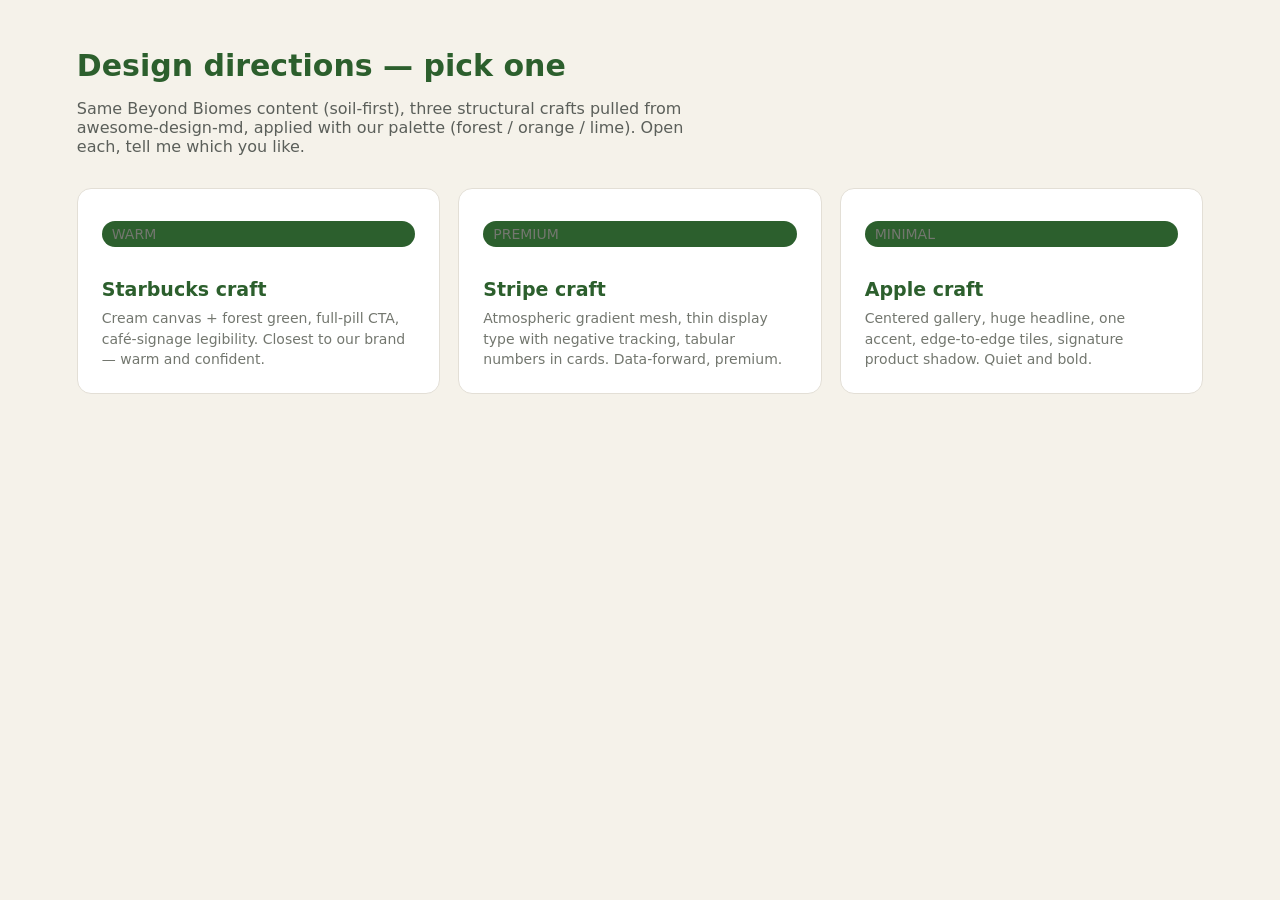
<file: mockups/index.html>
<!doctype html><html lang="en"><head><meta charset="utf-8"><meta name="viewport" content="width=device-width,initial-scale=1">
<title>Beyond Biomes — Design direction mockups</title>
<style>
body{font-family:system-ui,sans-serif;background:#F5F2EA;color:#2C5F2D;margin:0;padding:48px clamp(20px,6vw,80px)}
h1{font-size:30px;margin:0 0 6px}p{color:#5b5f5a;max-width:60ch}
.grid{display:grid;grid-template-columns:repeat(auto-fit,minmax(240px,1fr));gap:18px;margin-top:32px}
a.card{display:block;background:#fff;border:1px solid #e3dfd6;border-radius:14px;padding:24px;text-decoration:none;color:inherit}
a.card:hover{border-color:#2C5F2D}
a.card b{font-size:19px}a.card span{display:block;color:#73776f;font-size:14px;margin-top:8px;line-height:1.45}
.k{display:inline-block;background:#2C5F2D;color:#fff;font-size:12px;padding:3px 10px;border-radius:999px;margin-bottom:12px}
</style></head><body>
<h1>Design directions — pick one</h1>
<p>Same Beyond Biomes content (soil-first), three structural crafts pulled from awesome-design-md, applied with our palette (forest / orange / lime). Open each, tell me which you like.</p>
<div class="grid">
  <a class="card" href="variant-starbucks.html"><span class="k">WARM</span><br><b>Starbucks craft</b><span>Cream canvas + forest green, full-pill CTA, café-signage legibility. Closest to our brand — warm and confident.</span></a>
  <a class="card" href="variant-stripe.html"><span class="k">PREMIUM</span><br><b>Stripe craft</b><span>Atmospheric gradient mesh, thin display type with negative tracking, tabular numbers in cards. Data-forward, premium.</span></a>
  <a class="card" href="variant-apple.html"><span class="k">MINIMAL</span><br><b>Apple craft</b><span>Centered gallery, huge headline, one accent, edge-to-edge tiles, signature product shadow. Quiet and bold.</span></a>
</div>
</body></html>
</file>
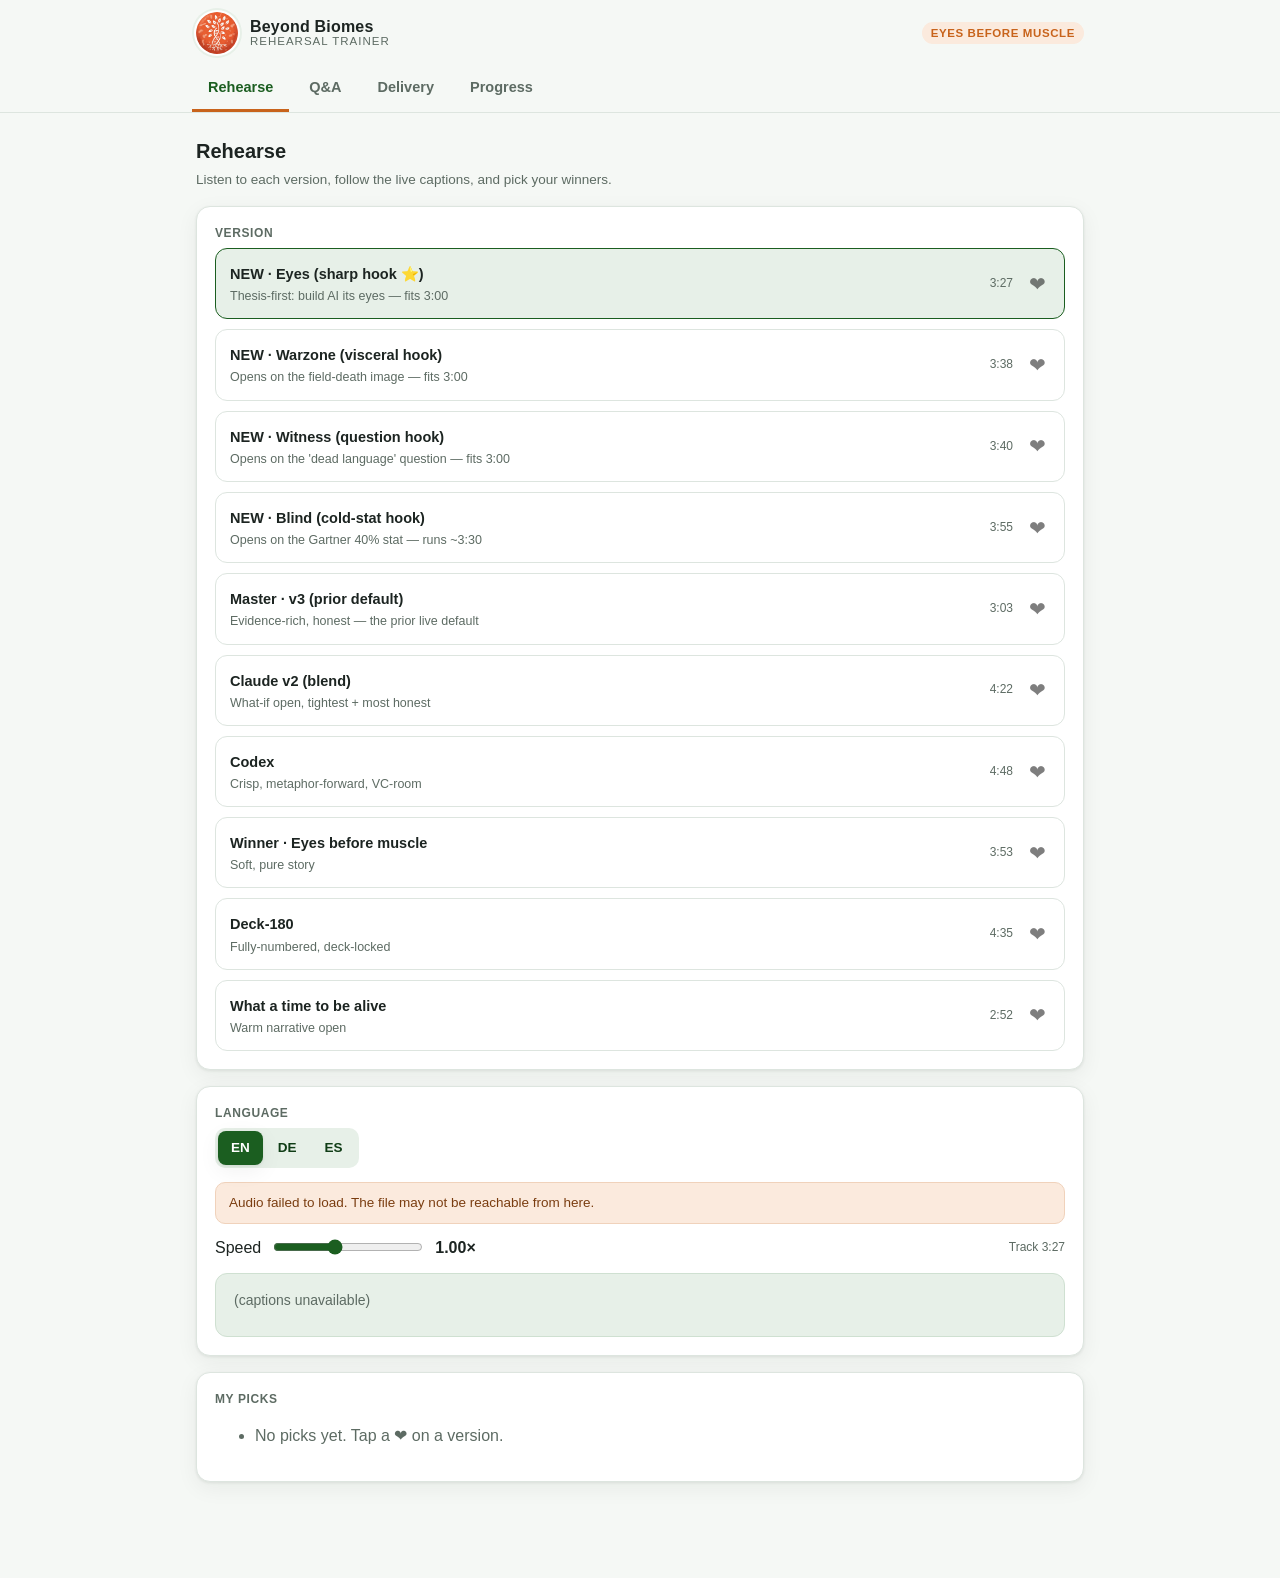
<file: train/index.html>
<!DOCTYPE html>
<html lang="en">
<head>
<meta charset="utf-8" />
<meta name="viewport" content="width=device-width, initial-scale=1, viewport-fit=cover" />
<title>Beyond Biomes — Rehearsal Trainer</title>
<style>
  :root{
    --green:#1b5e20; --green-dk:#103d16; --green-lt:#e7f0e8;
    --orange:#c8631b; --orange-lt:#fbeadd;
    --ink:#1c2421; --muted:#5d6b63; --line:#dde5df;
    --bg:#f5f8f5; --card:#ffffff; --good:#1b5e20; --warn:#c8631b; --bad:#b0341e;
    --shadow:0 1px 3px rgba(20,40,25,.08),0 6px 22px rgba(20,40,25,.06);
    --radius:14px;
  }
  *{box-sizing:border-box}
  html,body{margin:0;padding:0}
  body{
    font-family:-apple-system,BlinkMacSystemFont,"Segoe UI",Roboto,Helvetica,Arial,sans-serif;
    color:var(--ink); background:var(--bg); line-height:1.45; -webkit-font-smoothing:antialiased;
  }
  a{color:var(--green)}
  .wrap{max-width:920px;margin:0 auto;padding:0 16px 80px}
  /* Header */
  header{
    position:sticky;top:0;z-index:30;background:rgba(245,248,245,.92);
    backdrop-filter:blur(8px);border-bottom:1px solid var(--line);
  }
  .head-inner{max-width:920px;margin:0 auto;display:flex;align-items:center;gap:12px;padding:12px 16px}
  .logo{width:42px;height:42px;border-radius:50%;flex:0 0 auto;object-fit:cover;
    box-shadow:0 0 0 2px #fff,0 0 0 4px var(--green-lt)}
  .logo-fallback{width:42px;height:42px;border-radius:50%;flex:0 0 auto;
    background:var(--green);color:#fff;display:flex;align-items:center;justify-content:center;
    font-weight:800;letter-spacing:.5px;font-size:15px;box-shadow:0 0 0 2px #fff,0 0 0 4px var(--green-lt)}
  .brandtext{display:flex;flex-direction:column;line-height:1.1}
  .brandtext b{font-size:16px;letter-spacing:.2px}
  .brandtext span{font-size:11.5px;color:var(--muted);text-transform:uppercase;letter-spacing:1px}
  .grow{flex:1}
  /* Tabs */
  nav.tabs{display:flex;gap:4px;max-width:920px;margin:0 auto;padding:0 12px;overflow-x:auto}
  nav.tabs button{
    appearance:none;border:none;background:transparent;font:inherit;cursor:pointer;
    padding:11px 16px;color:var(--muted);font-weight:600;border-bottom:3px solid transparent;
    white-space:nowrap;font-size:14.5px;
  }
  nav.tabs button.active{color:var(--green);border-bottom-color:var(--orange)}
  nav.tabs button:hover{color:var(--ink)}
  section.tab{display:none;padding-top:22px}
  section.tab.active{display:block;animation:fade .25s ease}
  @keyframes fade{from{opacity:0;transform:translateY(4px)}to{opacity:1;transform:none}}
  h2.title{font-size:20px;margin:2px 0 4px}
  .sub{color:var(--muted);font-size:13.5px;margin:0 0 16px}
  /* Cards / controls */
  .card{background:var(--card);border:1px solid var(--line);border-radius:var(--radius);
    box-shadow:var(--shadow);padding:18px;margin-bottom:16px}
  .row{display:flex;flex-wrap:wrap;gap:8px;align-items:center}
  .seg{display:inline-flex;background:var(--green-lt);border-radius:10px;padding:3px;gap:2px;flex-wrap:wrap}
  .seg button{appearance:none;border:none;background:transparent;font:inherit;font-weight:600;
    cursor:pointer;padding:7px 13px;border-radius:8px;color:var(--green-dk);font-size:13.5px}
  .seg button.on{background:var(--green);color:#fff;box-shadow:var(--shadow)}
  .pill{font-size:11.5px;font-weight:700;text-transform:uppercase;letter-spacing:.6px;
    background:var(--orange-lt);color:var(--orange);padding:3px 9px;border-radius:999px}
  .btn{appearance:none;border:1px solid var(--line);background:#fff;font:inherit;font-weight:600;
    cursor:pointer;padding:9px 15px;border-radius:10px;color:var(--ink);font-size:14px}
  .btn:hover{border-color:var(--green)}
  .btn.primary{background:var(--green);border-color:var(--green);color:#fff}
  .btn.primary:hover{background:var(--green-dk)}
  .btn.orange{background:var(--orange);border-color:var(--orange);color:#fff}
  .btn.ghost{background:transparent}
  .btn:disabled{opacity:.45;cursor:not-allowed}
  select{font:inherit;padding:9px 12px;border-radius:10px;border:1px solid var(--line);background:#fff;font-size:14px}
  label.lbl{font-size:12px;font-weight:700;text-transform:uppercase;letter-spacing:.6px;color:var(--muted);display:block;margin-bottom:6px}
  .note{background:var(--orange-lt);border:1px solid #f0d2bb;color:#7a3d10;border-radius:10px;padding:10px 13px;font-size:13.5px}
  .muted{color:var(--muted)}
  .hint{font-size:12.5px;color:var(--muted)}
  /* Rehearse version cards */
  .vgrid{display:grid;grid-template-columns:1fr;gap:10px}
  .vcard{border:1px solid var(--line);border-radius:12px;padding:13px 14px;display:flex;align-items:center;gap:12px;cursor:pointer;background:#fff;transition:.15s}
  .vcard:hover{border-color:var(--green)}
  .vcard.sel{border-color:var(--green);background:var(--green-lt)}
  .vcard .vmeta{flex:1;min-width:0}
  .vcard .vmeta b{font-size:14.5px}
  .vcard .vmeta .ch{font-size:12.5px;color:var(--muted);display:block;margin-top:2px}
  .heart{font-size:20px;line-height:1;background:none;border:none;cursor:pointer;filter:grayscale(1);opacity:.5;transition:.15s;padding:4px}
  .heart.on{filter:none;opacity:1;transform:scale(1.12)}
  .dur{font-size:12px;color:var(--muted);font-variant-numeric:tabular-nums}
  /* Player */
  audio,video{width:100%;border-radius:10px;margin-top:6px}
  video{background:#000;aspect-ratio:16/9}
  .caption{margin-top:14px;min-height:64px;background:var(--green-lt);border-radius:12px;padding:16px 18px;
    font-size:18px;line-height:1.5;color:var(--green-dk);font-weight:500;border:1px solid #cfe0d1}
  .caption.empty{color:var(--muted);font-weight:400;font-size:14px}
  .speedwrap{display:flex;align-items:center;gap:10px}
  input[type=range]{accent-color:var(--green)}
  .picks li{margin:4px 0}
  /* QA */
  .qcard{text-align:center}
  .ring{width:84px;height:84px;margin:6px auto 2px;position:relative}
  .ring svg{transform:rotate(-90deg)}
  .ring .num{position:absolute;inset:0;display:flex;align-items:center;justify-content:center;font-weight:800;font-size:24px;font-variant-numeric:tabular-nums}
  .qtext{font-size:19px;font-weight:600;margin:10px 4px 6px;line-height:1.4}
  .acard{text-align:left;background:var(--green-lt);border:1px solid #cfe0d1;border-radius:12px;padding:14px 16px;margin:12px 0;font-size:15.5px;line-height:1.55}
  .bridge{margin-top:10px;font-style:italic;color:var(--orange);font-size:14px}
  .score-row{display:flex;gap:8px;justify-content:center;flex-wrap:wrap;margin-top:6px}
  .score-row .btn{min-width:104px}
  .got{border-color:var(--good);color:var(--good)} .got:hover{background:var(--green-lt)}
  .shaky{border-color:var(--orange);color:var(--orange)} .shaky:hover{background:var(--orange-lt)}
  .missed{border-color:var(--bad);color:var(--bad)} .missed:hover{background:#fbe7e2}
  .bar{height:9px;background:var(--line);border-radius:999px;overflow:hidden}
  .bar>i{display:block;height:100%;background:var(--green);border-radius:999px;transition:width .4s}
  .catrow{display:flex;align-items:center;gap:10px;margin:7px 0;font-size:13.5px}
  .catrow .nm{flex:0 0 46%;font-weight:600}
  .catrow .bar{flex:1}
  .catrow .pc{flex:0 0 42px;text-align:right;font-variant-numeric:tabular-nums;color:var(--muted)}
  /* Delivery */
  .metrics{display:grid;grid-template-columns:repeat(3,1fr);gap:12px;margin:14px 0}
  .metric{background:#fff;border:1px solid var(--line);border-radius:12px;padding:14px;text-align:center}
  .metric .v{font-size:26px;font-weight:800;font-variant-numeric:tabular-nums;line-height:1.1}
  .metric .k{font-size:11.5px;text-transform:uppercase;letter-spacing:.6px;color:var(--muted);margin-top:4px}
  .energy{height:22px;background:var(--line);border-radius:999px;overflow:hidden;margin-top:6px}
  .energy>i{display:block;height:100%;width:0%;background:linear-gradient(90deg,#7bb87f,var(--green));transition:width .08s}
  .rec-dot{display:inline-block;width:10px;height:10px;border-radius:50%;background:var(--bad);margin-right:7px;animation:pulse 1s infinite}
  @keyframes pulse{0%,100%{opacity:1}50%{opacity:.25}}
  /* Progress */
  .kv{display:flex;justify-content:space-between;padding:8px 0;border-bottom:1px solid var(--line);font-size:14px}
  .kv:last-child{border-bottom:none}
  .kv b{font-weight:700}
  @media(max-width:560px){
    .metrics{grid-template-columns:1fr 1fr}
    .catrow .nm{flex-basis:38%}
    .caption{font-size:16px}
  }
</style>
</head>
<body>
<script>window.__SCRIPTS_INLINE__={
  "base": "https://review.beyondbiomes.de/annexes/train",
  "versions": [
    {
      "id": "eyes",
      "label": "NEW · Eyes (sharp hook ⭐)",
      "character": "Thesis-first: build AI its eyes — fits 3:00",
      "langs": {
        "en": {
          "audio": "https://review.beyondbiomes.de/annexes/train/bb_eyes_3min_full.mp3",
          "duration": 207.3,
          "srt": "https://review.beyondbiomes.de/annexes/train/bb_eyes_3min.srt"
        },
        "de": {
          "audio": "https://review.beyondbiomes.de/annexes/train/bb_eyes_3min_de_full.mp3",
          "duration": 252.2,
          "srt": "https://review.beyondbiomes.de/annexes/train/bb_eyes_3min_de.srt"
        },
        "es": {
          "audio": "https://review.beyondbiomes.de/annexes/train/bb_eyes_3min_es_full.mp3",
          "duration": 248.1,
          "srt": "https://review.beyondbiomes.de/annexes/train/bb_eyes_3min_es.srt"
        }
      }
    },
    {
      "id": "warzone",
      "label": "NEW · Warzone (visceral hook)",
      "character": "Opens on the field-death image — fits 3:00",
      "langs": {
        "en": {
          "audio": "https://review.beyondbiomes.de/annexes/train/bb_warzone_3min_full.mp3",
          "duration": 218.3,
          "srt": "https://review.beyondbiomes.de/annexes/train/bb_warzone_3min.srt"
        },
        "de": {
          "audio": "https://review.beyondbiomes.de/annexes/train/bb_warzone_3min_de_full.mp3",
          "duration": 265.2,
          "srt": "https://review.beyondbiomes.de/annexes/train/bb_warzone_3min_de.srt"
        },
        "es": {
          "audio": "https://review.beyondbiomes.de/annexes/train/bb_warzone_3min_es_full.mp3",
          "duration": 256.7,
          "srt": "https://review.beyondbiomes.de/annexes/train/bb_warzone_3min_es.srt"
        }
      }
    },
    {
      "id": "witness",
      "label": "NEW · Witness (question hook)",
      "character": "Opens on the 'dead language' question — fits 3:00",
      "langs": {
        "en": {
          "audio": "https://review.beyondbiomes.de/annexes/train/bb_witness_3min_full.mp3",
          "duration": 220.0,
          "srt": "https://review.beyondbiomes.de/annexes/train/bb_witness_3min.srt"
        },
        "de": {
          "audio": "https://review.beyondbiomes.de/annexes/train/bb_witness_3min_de_full.mp3",
          "duration": 259.8,
          "srt": "https://review.beyondbiomes.de/annexes/train/bb_witness_3min_de.srt"
        },
        "es": {
          "audio": "https://review.beyondbiomes.de/annexes/train/bb_witness_3min_es_full.mp3",
          "duration": 261.4,
          "srt": "https://review.beyondbiomes.de/annexes/train/bb_witness_3min_es.srt"
        }
      }
    },
    {
      "id": "blind",
      "label": "NEW · Blind (cold-stat hook)",
      "character": "Opens on the Gartner 40% stat — runs ~3:30",
      "langs": {
        "en": {
          "audio": "https://review.beyondbiomes.de/annexes/train/bb_blind_3min_full.mp3",
          "duration": 234.8,
          "srt": "https://review.beyondbiomes.de/annexes/train/bb_blind_3min.srt"
        },
        "de": {
          "audio": "https://review.beyondbiomes.de/annexes/train/bb_blind_3min_de_full.mp3",
          "duration": 272.1,
          "srt": "https://review.beyondbiomes.de/annexes/train/bb_blind_3min_de.srt"
        },
        "es": {
          "audio": "https://review.beyondbiomes.de/annexes/train/bb_blind_3min_es_full.mp3",
          "duration": 268.5,
          "srt": "https://review.beyondbiomes.de/annexes/train/bb_blind_3min_es.srt"
        }
      }
    },
    {
      "id": "v3",
      "label": "Master · v3 (prior default)",
      "character": "Evidence-rich, honest — the prior live default",
      "langs": {
        "en": {
          "audio": "https://review.beyondbiomes.de/annexes/train/bb_v3_3min_full.mp3",
          "duration": 182.7,
          "srt": "https://review.beyondbiomes.de/annexes/train/bb_v3_3min.srt",
          "video": "https://review.beyondbiomes.de/annexes/train/slidevid_en.mp4"
        },
        "de": {
          "audio": "https://review.beyondbiomes.de/annexes/train/bb_v3_de_full.mp3",
          "duration": 236.3,
          "srt": "https://review.beyondbiomes.de/annexes/train/bb_v3_de.srt",
          "video": "https://review.beyondbiomes.de/annexes/train/slidevid_de.mp4"
        },
        "es": {
          "audio": "https://review.beyondbiomes.de/annexes/train/bb_v3_es_full.mp3",
          "duration": 219.3,
          "srt": "https://review.beyondbiomes.de/annexes/train/bb_v3_es.srt",
          "video": "https://review.beyondbiomes.de/annexes/train/slidevid_es.mp4"
        }
      }
    },
    {
      "id": "v2",
      "label": "Claude v2 (blend)",
      "character": "What-if open, tightest + most honest",
      "langs": {
        "en": {
          "audio": "https://review.beyondbiomes.de/annexes/train/bb_v2_3min_full.mp3",
          "duration": 262.2,
          "srt": "https://review.beyondbiomes.de/annexes/train/bb_v2_3min.srt"
        },
        "de": {
          "audio": "https://review.beyondbiomes.de/annexes/train/bb_v2_3min_de_full.mp3",
          "duration": 303.7,
          "srt": "https://review.beyondbiomes.de/annexes/train/bb_v2_3min_de.srt"
        },
        "es": {
          "audio": "https://review.beyondbiomes.de/annexes/train/bb_v2_3min_es_full.mp3",
          "duration": 291.6,
          "srt": "https://review.beyondbiomes.de/annexes/train/bb_v2_3min_es.srt"
        }
      }
    },
    {
      "id": "codex",
      "label": "Codex",
      "character": "Crisp, metaphor-forward, VC-room",
      "langs": {
        "en": {
          "audio": "https://review.beyondbiomes.de/annexes/train/bb_codex_3min_full.mp3",
          "duration": 287.9,
          "srt": "https://review.beyondbiomes.de/annexes/train/bb_codex_3min.srt"
        },
        "de": {
          "audio": "https://review.beyondbiomes.de/annexes/train/bb_codex_3min_de_full.mp3",
          "duration": 332.0,
          "srt": "https://review.beyondbiomes.de/annexes/train/bb_codex_3min_de.srt"
        },
        "es": {
          "audio": "https://review.beyondbiomes.de/annexes/train/bb_codex_3min_es_full.mp3",
          "duration": 322.5,
          "srt": "https://review.beyondbiomes.de/annexes/train/bb_codex_3min_es.srt"
        }
      }
    },
    {
      "id": "winner_soft",
      "label": "Winner · Eyes before muscle",
      "character": "Soft, pure story",
      "langs": {
        "en": {
          "audio": "https://review.beyondbiomes.de/annexes/train/bb_winner_soft_3min_full.mp3",
          "duration": 232.6,
          "srt": "https://review.beyondbiomes.de/annexes/train/bb_winner_soft_3min.srt"
        },
        "de": {
          "audio": "https://review.beyondbiomes.de/annexes/train/bb_winner_soft_3min_de_full.mp3",
          "duration": 256.9,
          "srt": "https://review.beyondbiomes.de/annexes/train/bb_winner_soft_3min_de.srt"
        },
        "es": {
          "audio": "https://review.beyondbiomes.de/annexes/train/bb_winner_soft_3min_es_full.mp3",
          "duration": 258.9,
          "srt": "https://review.beyondbiomes.de/annexes/train/bb_winner_soft_3min_es.srt"
        }
      }
    },
    {
      "id": "deck_180",
      "label": "Deck-180",
      "character": "Fully-numbered, deck-locked",
      "langs": {
        "en": {
          "audio": "https://review.beyondbiomes.de/annexes/train/bb_deck_180_3min_full.mp3",
          "duration": 274.8,
          "srt": "https://review.beyondbiomes.de/annexes/train/bb_deck_180_3min.srt"
        },
        "de": {
          "audio": "https://review.beyondbiomes.de/annexes/train/bb_deck_180_3min_de_full.mp3",
          "duration": 335.7,
          "srt": "https://review.beyondbiomes.de/annexes/train/bb_deck_180_3min_de.srt"
        },
        "es": {
          "audio": "https://review.beyondbiomes.de/annexes/train/bb_deck_180_3min_es_full.mp3",
          "duration": 332.1,
          "srt": "https://review.beyondbiomes.de/annexes/train/bb_deck_180_3min_es.srt"
        }
      }
    },
    {
      "id": "v1",
      "label": "What a time to be alive",
      "character": "Warm narrative open",
      "langs": {
        "en": {
          "audio": "https://review.beyondbiomes.de/annexes/train/bb_v1_full.mp3",
          "duration": 172.3
        },
        "de": {
          "audio": "https://review.beyondbiomes.de/annexes/train/bb_v1_de_full.mp3",
          "duration": 205.8
        },
        "es": {
          "audio": "https://review.beyondbiomes.de/annexes/train/bb_v1_es_full.mp3",
          "duration": 203.4
        }
      }
    }
  ]
};window.__QA_INLINE__=[
  {
    "id": 1,
    "category": "BUSINESS MODEL & MONETIZATION",
    "seat": "",
    "q": "If the farmer gets the yield, why does the producer pay you?",
    "a": "\"Because the producer has an existential problem: up to 70% of biological products fail in the field, and a product that fails once never gets bought again. They pay us €800 a hectare not to treat the whole farm — to profile validation plots so their product only goes where it will work. We de-risk their product so they can sell it. We sell the eyes; they sell the muscle.\"",
    "bridge": "that's eyes before muscle, as a business model."
  },
  {
    "id": 2,
    "category": "BUSINESS MODEL & MONETIZATION",
    "seat": "",
    "q": "€800/ha at ~84% margin — isn't that just expensive sequencing?",
    "a": "\"DNA sequencing tells you who's there — a guest list. We sell the decision: what will actually work in this field, closed to a tailored product. The margin is software-like because compute is local-first — about €30–60 a month — and it compounds: every paid field improves the model the next producer buys.\" ⚠ say margin as target.",
    "bridge": ""
  },
  {
    "id": 3,
    "category": "BUSINESS MODEL & MONETIZATION",
    "seat": "",
    "q": "Farmers are notoriously hard to sell to — how do you scale?",
    "a": "\"We don't sell farm-by-farm. Our payer is the producer — a concentrated B2B market of dozens, not millions. One producer contract carries many hectares. The farmer is the beneficiary, not the checkout.\"",
    "bridge": ""
  },
  {
    "id": 4,
    "category": "TRACTION & CLIENTS",
    "seat": "",
    "q": "You say 120 B2B deals — where's the revenue?",
    "a": "\"Total transparency: we're pre-revenue, finishing TRL 5. The 120 deals are María Paz's verified track record — it's why she's on the team; it let us skip cold outreach and land USACH in Chile. We have five signed LOIs, including Dr. Cyro Cavalcante, a biofertilizer producer in 35+ countries who signed to white-label through us.\" ⚠ LOIs = intent, not booked revenue.",
    "bridge": ""
  },
  {
    "id": 5,
    "category": "TRACTION & CLIENTS",
    "seat": "",
    "q": "Are the LOIs binding?",
    "a": "\"They're signed letters of intent — design-partner commitments for pilot access and data rights across three climate zones, for almost no cash. We represent them as channel validation, not revenue.\"",
    "bridge": ""
  },
  {
    "id": 6,
    "category": "TRACTION & CLIENTS",
    "seat": "",
    "q": "Why Chile if you're EXIST-funded in Bochum?",
    "a": "\"Biology dictates our speed. In Europe we get one harvest a year to train the AI. Chile gives us the counter-season — while Europe freezes, our model trains on live summer fields. It roughly doubles our iteration speed. That's a capital-efficiency multiplier, not a distraction.\"",
    "bridge": ""
  },
  {
    "id": 7,
    "category": "SCIENCE & TECH",
    "seat": "",
    "q": "What's actually different — everyone reads soil DNA.",
    "a": "\"DNA is the guest list — who's present. We read function — who's actually working: nutrient cycling, stress response, pathogen suppression. It's the difference between a guest list and the live runtime. That's what lets us prescribe, not just describe.\" ⚠ function via functional metagenomics/RNA-seq; don't claim it's the only method.",
    "bridge": ""
  },
  {
    "id": 8,
    "category": "SCIENCE & TECH",
    "seat": "",
    "q": "R² 0.68 isn't production-grade. Why should we believe 0.85?",
    "a": "\"We're radically honest: 0.68 is our demonstrator today, 0.81 on the EMP500 benchmark. This round funds the exact 625-metagenome trial across Germany, Chile and Spain to reach 0.85. Even 0.78 is commercially useful — the model degrades gracefully. We fund the proof; we don't assume it.\"",
    "bridge": ""
  },
  {
    "id": 9,
    "category": "SCIENCE & TECH",
    "seat": "",
    "q": "If functional reading is so good, why don't Biome Makers / Trace Genomics do it?",
    "a": "\"Paradigm and cost. They're built on the DNA 'guest list' and a cloud cost base. Function generates far heavier data; on their architecture the hyperscaler bill breaks the unit economics. Our moat is our CTO's local-first compute that processes it at the edge affordably — plus a data flywheel that compounds on fields they never saw.\"",
    "bridge": ""
  },
  {
    "id": 10,
    "category": "SCIENCE & TECH",
    "seat": "",
    "q": "Is the platform real or slideware?",
    "a": "\"It's live at review.beyondbiomes.de — 221 trained models, ~890 API endpoints, 15,000+ real samples, crop-disease detection at 97%, built on 696 commits. Scan the QR and run a diagnosis yourself in 30 seconds.\"",
    "bridge": ""
  },
  {
    "id": 11,
    "category": "MARKET & TAM",
    "seat": "",
    "q": "Your TAM numbers jump around — 12.5B, 3.5B?",
    "a": "\"Two honest numbers: the broad European biostimulant/soil market is around €12.5 billion; our serviceable intersection bottoms-up to ~€3.5 billion, with a €150M SAM and a €15M SOM by year five at ~375 customers. We pitch the serviceable one to investors who do diligence.\"",
    "bridge": ""
  },
  {
    "id": 12,
    "category": "MARKET & TAM",
    "seat": "",
    "q": "+20–25% yield — is that real?",
    "a": "\"We say target. The peer-reviewed field average is ~18%; commercial products average ~14%. Our edge is targeting — putting the right consortium where it works. We'll never put an unqualified 25% in a farmer contract.\"",
    "bridge": ""
  },
  {
    "id": 13,
    "category": "MARKET & TAM",
    "seat": "",
    "q": "€12B EU crop loss — source?",
    "a": "\"That's our estimate of blind biostimulant/fertilizer mis-application — say 'around twelve billion.' The named figures run higher: the EU JRC puts erosion alone at €1.25B/yr, EEA puts unhealthy-soil cost at €40–73B/yr.\" ⚠ never state €12B as a hard sourced fact.",
    "bridge": ""
  },
  {
    "id": 14,
    "category": "MOAT & DEFENSIBILITY",
    "seat": "",
    "q": "What stops a giant from copying this?",
    "a": "\"Three things: a data flywheel — every paid field sharpens predictions, so fast-followers start from zero; a 45–66-month / €1.3M replication barrier to rebuild the dataset; and regulation — EU 2019/1009 approves only four microorganism types, excluding 88% of makers, and forces producers to evidence claims, which is exactly what we sell.\"",
    "bridge": ""
  },
  {
    "id": 15,
    "category": "MOAT & DEFENSIBILITY",
    "seat": "",
    "q": "Your patent position?",
    "a": "\"Patent-pending — first filing now with the DPMA, PCT/EP at seed, on the Siderophore-Surfactin synergy. We analyzed 150+ patent families — no blockers. The real moat is the combination plus the data, not one molecule.\" ⚠ NEVER say 'granted patent.'",
    "bridge": ""
  },
  {
    "id": 16,
    "category": "MOAT & DEFENSIBILITY",
    "seat": "",
    "q": "The 17-agent pipeline is a trade secret — what if it leaks?",
    "a": "\"It's local-first by design — pipeline and training data never leave our control; NDAs with pilot partners; and the flywheel makes the output, prediction accuracy, the defensible asset even if methods leak.\"",
    "bridge": ""
  },
  {
    "id": 17,
    "category": "FINANCIALS & THE ASK",
    "seat": "",
    "q": "What exactly does €1.5M buy, and when are you cash-flow positive?",
    "a": "\"It's a milestone raise to TRL 7, not a path to profit. 40% producer pilots, 30% the 625-metagenome validation, 20% go-to-market, 10% regulatory. Break-even is modeled at month 36–42 on the base case; this round de-risks the Series A.\"",
    "bridge": ""
  },
  {
    "id": 18,
    "category": "FINANCIALS & THE ASK",
    "seat": "",
    "q": "Your dilution / funding path?",
    "a": "\"Seed €1.5M at €8–10M pre, then Series A €3M, Series B €5M — about €10.5M cumulative; founders retain ~48% through B. Plausible exit €30–50M to BASF, Bayer, Corteva or dsm-firmenich over ~10 years.\" ⚠ projections.",
    "bridge": ""
  },
  {
    "id": 19,
    "category": "FINANCIALS & THE ASK",
    "seat": "",
    "q": "What if the validation trial misses 0.85?",
    "a": "\"It degrades gracefully — 0.78 still validates products commercially. We'd re-scope consortium claims, not the company. We're funding the proof precisely so this isn't a binary bet.\"",
    "bridge": ""
  },
  {
    "id": 20,
    "category": "REGULATORY",
    "seat": "",
    "q": "EU 2019/1009 limits microbial biostimulants to four taxa (CMC 7) — doesn't that cap you?",
    "a": "\"Crucially, we don't sell the microbes — we sell the diagnostic and the design. Our customer, the producer, owns their product's registration. Where we recommend consortia we work within CMC 7 today and track EBIC's push to widen the list. The regulation is a tailwind: it forces producers to evidence claims — our exact product.\"",
    "bridge": ""
  },
  {
    "id": 21,
    "category": "TEAM",
    "seat": "",
    "q": "Is this the team to execute?",
    "a": "\"The scientist who invented the method (lead author, Chemosphere), a Nature Communications lead author as CSO, the engineer who built the live 221-model platform, and a commercial operator with 120 LATAM agri-deals. Method-builders plus operators, out of Ruhr-University Bochum, EXIST-funded.\" ⚠ don't name unconfirmed advisors as FTEs.",
    "bridge": ""
  },
  {
    "id": 22,
    "category": "TEAM",
    "seat": "",
    "q": "Key-person risk?",
    "a": "\"Real, and we mitigate it — advisory bridge, documented IP, and an ESOP to incentivize early hires. The science is published, not in one head.\"",
    "bridge": ""
  },
  {
    "id": 23,
    "category": "WHY NOW / SCALE",
    "seat": "",
    "q": "Why now?",
    "a": "\"Three curves crossed: sequencing cost collapsed, local-first compute made functional data affordable, and agentic AI hit its reliability wall — Gartner says >40% of agentic projects die by 2027 for lack of an observation layer. We are that layer, for biology first.\"",
    "bridge": ""
  },
  {
    "id": 24,
    "category": "WHY NOW / SCALE",
    "seat": "",
    "q": "The Bauleiter / 'system that builds systems' — are you AgTech or an AI platform? Don't lose focus.",
    "a": "\"AgTech today — the soil problem is our wedge and our revenue. But the engine is an agentic layer that already spun up four other ventures, from lab science to construction. Soil is the first machine off the line; the same factory builds the next. We monetize agriculture first; we're building the observation layer for physical AI.\"",
    "bridge": ""
  }
]
;</script>
<header>
  <div class="head-inner">
    <img id="logo" class="logo" src="logo.png" alt="Beyond Biomes" />
    <div class="brandtext">
      <b>Beyond Biomes</b><span>Rehearsal Trainer</span>
    </div>
    <div class="grow"></div>
    <span class="pill" id="never-pill" title="Eyes before muscle">eyes before muscle</span>
  </div>
  <nav class="tabs" id="tabs">
    <button data-tab="rehearse" class="active">Rehearse</button>
    <button data-tab="qa">Q&amp;A</button>
    <button data-tab="delivery">Delivery</button>
    <button data-tab="progress">Progress</button>
  </nav>
</header>

<div class="wrap">

  <!-- ============ REHEARSE ============ -->
  <section class="tab active" id="tab-rehearse">
    <h2 class="title">Rehearse</h2>
    <p class="sub">Listen to each version, follow the live captions, and pick your winners.</p>

    <div id="rehearse-err"></div>

    <div class="card" id="version-card">
      <label class="lbl">Version</label>
      <div class="vgrid" id="vgrid"></div>
    </div>

    <div class="card" id="player-card">
      <div class="row" style="justify-content:space-between">
        <div>
          <label class="lbl" style="margin:0">Language</label>
          <div class="seg" id="langseg" style="margin-top:6px">
            <button data-lang="en" class="on">EN</button>
            <button data-lang="de">DE</button>
            <button data-lang="es">ES</button>
          </div>
        </div>
        <div id="videotoggle-wrap"></div>
      </div>

      <div id="media-host" style="margin-top:14px"></div>

      <div class="row" style="margin-top:12px;justify-content:space-between">
        <div class="speedwrap">
          <span class="lbl" style="margin:0">Speed</span>
          <input type="range" id="speed" min="0.8" max="1.3" step="0.05" value="1" style="width:150px" />
          <b id="speed-val" style="font-variant-numeric:tabular-nums">1.00×</b>
        </div>
        <span class="dur" id="track-dur"></span>
      </div>

      <div class="caption empty" id="caption">Press play — the live caption appears here.</div>
    </div>

    <div class="card">
      <label class="lbl">My picks</label>
      <ul class="picks" id="picks-list"><li class="muted">No picks yet. Tap a ♥ on a version.</li></ul>
    </div>
  </section>

  <!-- ============ Q&A ============ -->
  <section class="tab" id="tab-qa">
    <h2 class="title">Q&amp;A Murder Board</h2>
    <p class="sub">Answer aloud in 30s, reveal, then score yourself. Shaky &amp; Missed come back sooner.</p>

    <div id="qa-err"></div>

    <div class="card row" style="justify-content:space-between">
      <div>
        <label class="lbl">Mode</label>
        <div class="seg" id="qa-mode">
          <button data-mode="category" class="on">By category</button>
          <button data-mode="random">Random-fire</button>
          <button data-mode="weak">Weak only</button>
        </div>
      </div>
      <div id="qa-cat-wrap" style="display:none">
        <label class="lbl">Category</label>
        <select id="qa-cat"></select>
      </div>
    </div>

    <div class="card qcard" id="qa-stage">
      <div class="ring" id="ring">
        <svg width="84" height="84" viewBox="0 0 84 84">
          <circle cx="42" cy="42" r="37" fill="none" stroke="#dde5df" stroke-width="7"/>
          <circle id="ring-fg" cx="42" cy="42" r="37" fill="none" stroke="#1b5e20" stroke-width="7"
            stroke-linecap="round" stroke-dasharray="232.5" stroke-dashoffset="0"/>
        </svg>
        <div class="num" id="ring-num">30</div>
      </div>
      <div><span class="pill" id="qa-cat-tag">—</span></div>
      <div class="qtext" id="qa-q">Loading questions…</div>

      <div id="qa-answer" style="display:none">
        <div class="acard" id="qa-a"></div>
        <div class="bridge" id="qa-bridge"></div>
      </div>

      <div class="row" style="justify-content:center;margin-top:10px" id="qa-controls">
        <button class="btn primary" id="qa-reveal">Reveal answer</button>
      </div>
      <div class="score-row" id="qa-score" style="display:none">
        <button class="btn got" data-s="got">Got it</button>
        <button class="btn shaky" data-s="shaky">Shaky</button>
        <button class="btn missed" data-s="missed">Missed</button>
      </div>
      <div class="hint" id="qa-progress" style="margin-top:12px"></div>
    </div>

    <div class="card">
      <label class="lbl">Mastery by category</label>
      <div id="qa-mastery"></div>
    </div>
  </section>

  <!-- ============ DELIVERY ============ -->
  <section class="tab" id="tab-delivery">
    <h2 class="title">Delivery</h2>
    <p class="sub">Record yourself. Track pace, pauses and energy — all local, nothing leaves this device.</p>

    <div id="mic-err"></div>

    <div class="card">
      <div class="row" style="justify-content:space-between">
        <div class="row">
          <button class="btn primary" id="rec-btn">Start mic</button>
          <span id="rec-state" class="hint">Mic idle.</span>
        </div>
        <div class="row">
          <label class="lbl" style="margin:0">Target WPM</label>
          <select id="target-wpm"><option>140</option><option selected>150</option><option>160</option></select>
        </div>
      </div>

      <div class="metrics">
        <div class="metric"><div class="v" id="m-time">0:00</div><div class="k">Elapsed</div></div>
        <div class="metric"><div class="v" id="m-wpm">—</div><div class="k">Est. WPM</div></div>
        <div class="metric"><div class="v" id="m-pauses">0</div><div class="k">Pauses &gt;0.6s</div></div>
      </div>

      <label class="lbl">Live energy</label>
      <div class="energy"><i id="energy-fill"></i></div>

      <div class="row" style="margin-top:14px;align-items:flex-end">
        <div>
          <label class="lbl">Words spoken (correct the estimate)</label>
          <input type="number" id="word-count" min="0" value="0" style="width:120px;font:inherit;padding:9px 12px;border-radius:10px;border:1px solid var(--line)"/>
        </div>
        <button class="btn ghost" id="recompute">Recompute WPM</button>
      </div>
      <p class="hint" style="margin-top:10px">WPM is auto-estimated from volume-gated speech bursts (rough). For an exact figure, type your real word count and recompute. The three non-negotiable silences — after “eyes before muscle”, after “we bend time”, before “Thank you” — should each show up as a pause.</p>
    </div>

    <div class="card">
      <label class="lbl">Last run</label>
      <div id="run-summary" class="muted">No run yet.</div>
    </div>
  </section>

  <!-- ============ PROGRESS ============ -->
  <section class="tab" id="tab-progress">
    <h2 class="title">Progress</h2>
    <p class="sub">Everything saved locally on this device.</p>
    <div class="card">
      <label class="lbl">Snapshot</label>
      <div id="prog-snap"></div>
    </div>
    <div class="card">
      <label class="lbl">Q&amp;A mastery</label>
      <div id="prog-mastery"></div>
    </div>
    <div class="card">
      <label class="lbl">Picked versions</label>
      <ul class="picks" id="prog-picks"><li class="muted">None yet.</li></ul>
    </div>
    <div class="row">
      <button class="btn missed" id="reset-all">Reset all local data</button>
    </div>
  </section>

</div>

<script>
"use strict";
/* ---------------- storage helpers ---------------- */
const LS = {
  get(k,d){ try{ const v=localStorage.getItem(k); return v==null?d:JSON.parse(v);}catch(e){return d;} },
  set(k,v){ try{ localStorage.setItem(k,JSON.stringify(v)); }catch(e){} }
};
const K = { picks:'bb_picks', mastery:'bb_mastery', last:'bb_last', run:'bb_lastrun' };

/* ---------------- generic helpers ---------------- */
const $=(s,r=document)=>r.querySelector(s);
const $$=(s,r=document)=>[...r.querySelectorAll(s)];
const esc=s=>String(s==null?'':s).replace(/[&<>"]/g,c=>({'&':'&amp;','<':'&lt;','>':'&gt;','"':'&quot;'}[c]));
const fmtTime=sec=>{sec=Math.max(0,Math.round(sec));return Math.floor(sec/60)+':'+String(sec%60).padStart(2,'0');};
function errBox(host,msg){ host.innerHTML='<div class="note">'+esc(msg)+'</div>'; }

/* logo fallback */
$('#logo').addEventListener('error',function(){
  const f=document.createElement('div'); f.className='logo-fallback'; f.textContent='BB';
  this.replaceWith(f);
});

/* ---------------- tabs ---------------- */
$$('#tabs button').forEach(b=>b.addEventListener('click',()=>{
  $$('#tabs button').forEach(x=>x.classList.toggle('active',x===b));
  $$('section.tab').forEach(s=>s.classList.toggle('active', s.id==='tab-'+b.dataset.tab));
  if(b.dataset.tab==='progress') renderProgress();
}));

/* =====================================================================
   REHEARSE
   ===================================================================== */
let SCRIPTS=null, curVer=null, curLang='en', cues=[], showVideo=false;
const media={el:null,kind:null};

(async function loadScripts(){
  try{
    const r=await Promise.resolve({ok:true,json:()=>window.__SCRIPTS_INLINE__});
    if(!r.ok) throw new Error('HTTP '+r.status);
    SCRIPTS=await r.json();
    if(!SCRIPTS||!Array.isArray(SCRIPTS.versions)||!SCRIPTS.versions.length) throw new Error('No versions found.');
    initRehearse();
  }catch(e){
    errBox($('#rehearse-err'),'Could not load scripts.json ('+e.message+'). Audio rehearsal is unavailable, but Q&A and Delivery still work.');
    $('#version-card').style.display='none'; $('#player-card').style.display='none';
  }
})();

function initRehearse(){
  const last=LS.get(K.last,{});
  curLang = ['en','de','es'].includes(last.lang)? last.lang : 'en';
  $$('#langseg button').forEach(b=>b.classList.toggle('on',b.dataset.lang===curLang));

  renderVersionGrid();
  // restore last version if present
  const found = SCRIPTS.versions.find(v=>v.id===last.version) || SCRIPTS.versions[0];
  selectVersion(found.id,true);
}

function renderVersionGrid(){
  const picks=LS.get(K.picks,[]);
  const host=$('#vgrid'); host.innerHTML='';
  SCRIPTS.versions.forEach(v=>{
    const lang=v.langs[curLang]||firstLang(v);
    const dur=lang&&lang.duration?fmtTime(lang.duration):'';
    const el=document.createElement('div');
    el.className='vcard'+(v.id===curVer?' sel':'');
    el.innerHTML=
      '<div class="vmeta"><b>'+esc(v.label)+'</b><span class="ch">'+esc(v.character||'')+'</span></div>'+
      (dur?'<span class="dur">'+dur+'</span>':'')+
      '<button class="heart'+(picks.includes(v.id)?' on':'')+'" title="Pick this version" data-id="'+esc(v.id)+'">&#10084;</button>';
    el.addEventListener('click',e=>{ if(e.target.classList.contains('heart'))return; selectVersion(v.id); });
    el.querySelector('.heart').addEventListener('click',e=>{e.stopPropagation();togglePick(v.id);});
    host.appendChild(el);
  });
}
function firstLang(v){ return v.langs.en||v.langs.de||v.langs.es||Object.values(v.langs)[0]; }

function togglePick(id){
  let picks=LS.get(K.picks,[]);
  picks = picks.includes(id)? picks.filter(x=>x!==id) : [...picks,id];
  LS.set(K.picks,picks);
  renderVersionGrid(); renderPicks();
}
function renderPicks(){
  const picks=LS.get(K.picks,[]);
  const ul=$('#picks-list');
  if(!picks.length){ ul.innerHTML='<li class="muted">No picks yet. Tap a &#10084; on a version.</li>'; return; }
  ul.innerHTML=picks.map(id=>{
    const v=SCRIPTS&&SCRIPTS.versions.find(x=>x.id===id);
    return '<li>&#10084; '+esc(v?v.label:id)+'</li>';
  }).join('');
}

function selectVersion(id,silent){
  curVer=id;
  LS.set(K.last,{...LS.get(K.last,{}),version:id,lang:curLang});
  renderVersionGrid();
  loadTrack();
}

/* language buttons */
$$('#langseg button').forEach(b=>b.addEventListener('click',()=>{
  curLang=b.dataset.lang;
  $$('#langseg button').forEach(x=>x.classList.toggle('on',x===b));
  LS.set(K.last,{...LS.get(K.last,{}),lang:curLang,version:curVer});
  renderVersionGrid();
  loadTrack();
}));

function curTrack(){
  const v=SCRIPTS.versions.find(x=>x.id===curVer); if(!v)return null;
  return {v, lang:v.langs[curLang]||null};
}

function loadTrack(){
  showVideo=false; renderVideoToggle();
  const t=curTrack();
  const host=$('#media-host'); host.innerHTML='';
  $('#caption').className='caption empty'; $('#caption').textContent='Press play — the live caption appears here.';
  cues=[];
  if(!t||!t.lang||!t.lang.audio){
    host.innerHTML='<div class="note">No audio for this language on this version. Try EN, or another version.</div>';
    $('#track-dur').textContent=''; return;
  }
  buildAudio(t.lang.audio, t.lang.duration);
  if(t.lang.srt) loadSrt(t.lang.srt); else setCaption('(no captions for this track)',true);
  renderVideoToggle();
}

function buildAudio(src,dur){
  const host=$('#media-host'); host.innerHTML='';
  const a=document.createElement('audio'); a.controls=true; a.preload='metadata'; a.src=src;
  a.playbackRate=parseFloat($('#speed').value);
  a.addEventListener('timeupdate',()=>syncCaption(a.currentTime));
  a.addEventListener('error',()=>{ host.innerHTML='<div class="note">Audio failed to load. The file may not be reachable from here.</div>'; });
  media.el=a; media.kind='audio';
  host.appendChild(a);
  $('#track-dur').textContent = dur? 'Track '+fmtTime(dur) : '';
}

function renderVideoToggle(){
  const t=curTrack(); const wrap=$('#videotoggle-wrap'); wrap.innerHTML='';
  if(!t||!t.lang||!t.lang.video) return;
  const b=document.createElement('button');
  b.className='btn'+(showVideo?' primary':'');
  b.textContent= showVideo?'Hide slides':'Watch slides';
  b.addEventListener('click',()=>{ showVideo=!showVideo; swapMedia(); renderVideoToggle(); });
  wrap.appendChild(b);
}

function swapMedia(){
  const t=curTrack(); if(!t||!t.lang)return;
  const host=$('#media-host'); host.innerHTML='';
  if(showVideo && t.lang.video){
    const v=document.createElement('video'); v.controls=true; v.preload='metadata'; v.src=t.lang.video;
    v.playbackRate=parseFloat($('#speed').value);
    v.addEventListener('timeupdate',()=>syncCaption(v.currentTime));
    v.addEventListener('error',()=>{ host.innerHTML='<div class="note">Video failed to load.</div>'; });
    media.el=v; media.kind='video'; host.appendChild(v);
  }else{
    buildAudio(t.lang.audio,t.lang.duration);
  }
}

/* speed */
$('#speed').addEventListener('input',function(){
  const r=parseFloat(this.value); $('#speed-val').textContent=r.toFixed(2)+'×';
  if(media.el) media.el.playbackRate=r;
});

/* SRT parse + sync */
async function loadSrt(url){
  try{
    const r=await fetch(url,{cache:'no-store'}); if(!r.ok)throw new Error('HTTP '+r.status);
    cues=parseSrt(await r.text());
    if(!cues.length) setCaption('(captions empty)',true);
  }catch(e){ cues=[]; setCaption('(captions unavailable)',true); }
}
function srtTime(t){
  const m=t.trim().match(/(\d+):(\d+):(\d+)[,.](\d+)/); if(!m)return 0;
  return (+m[1])*3600+(+m[2])*60+(+m[3])+(+m[4])/1000;
}
function parseSrt(txt){
  const out=[]; const blocks=txt.replace(/\r/g,'').split(/\n\n+/);
  for(const b of blocks){
    const lines=b.split('\n').filter(l=>l.trim()!=='');
    const tl=lines.find(l=>l.includes('-->'));
    if(!tl)continue;
    const[a,bb]=tl.split('-->');
    const idx=lines.indexOf(tl);
    const text=lines.slice(idx+1).join(' ').trim();
    if(text) out.push({s:srtTime(a),e:srtTime(bb),t:text});
  }
  return out.sort((x,y)=>x.s-y.s);
}
let lastCue=-1;
function syncCaption(time){
  if(!cues.length)return;
  let i=-1;
  for(let k=0;k<cues.length;k++){ if(time>=cues[k].s && time<=cues[k].e){i=k;break;} }
  if(i===-1){ // between cues -> keep last shown briefly, else nearest upcoming blank
    if(lastCue!==-2){ /* keep */ }
    return;
  }
  if(i!==lastCue){ lastCue=i; setCaption(cues[i].t,false); }
}
function setCaption(txt,empty){
  const c=$('#caption'); c.textContent=txt; c.className='caption'+(empty?' empty':'');
}

renderPicks();

/* =====================================================================
   Q&A
   ===================================================================== */
let QA=[], qaMode='category', qaCat=null, queue=[], curCard=null, qaTimer=null, qaLeft=30;
const RING_LEN=232.5;

(async function loadQA(){
  try{
    const r=await Promise.resolve({ok:true,json:()=>window.__QA_INLINE__}); if(!r.ok)throw new Error('HTTP '+r.status);
    QA=await r.json();
    if(!Array.isArray(QA)||!QA.length)throw new Error('empty');
    QA.forEach((c,i)=>{ if(c.id==null)c.id='q'+i; });
    initQA();
  }catch(e){
    errBox($('#qa-err'),'Could not load qa.json ('+e.message+'). Q&A drills are unavailable.');
    $('#qa-stage').style.display='none';
  }
})();

function masteryStore(){ return LS.get(K.mastery,{}); }
function cardScore(id){ const m=masteryStore(); return m[id]||'new'; }

function initQA(){
  // category select
  const cats=[...new Set(QA.map(c=>c.category))];
  const sel=$('#qa-cat'); sel.innerHTML=cats.map(c=>'<option>'+esc(c)+'</option>').join('');
  qaCat=cats[0];
  sel.addEventListener('change',()=>{ qaCat=sel.value; buildQueue(); nextCard(); });

  $$('#qa-mode button').forEach(b=>b.addEventListener('click',()=>{
    qaMode=b.dataset.mode;
    $$('#qa-mode button').forEach(x=>x.classList.toggle('on',x===b));
    $('#qa-cat-wrap').style.display = qaMode==='category'?'block':'none';
    buildQueue(); nextCard();
  }));

  $('#qa-reveal').addEventListener('click',revealAnswer);
  $$('#qa-score .btn').forEach(b=>b.addEventListener('click',()=>scoreCard(b.dataset.s)));

  buildQueue(); nextCard(); renderMastery();
}

function buildQueue(){
  let pool=[...QA];
  if(qaMode==='category') pool=QA.filter(c=>c.category===qaCat);
  else if(qaMode==='weak') pool=QA.filter(c=>['shaky','missed','new'].includes(cardScore(c.id)));
  if(qaMode==='random' || qaMode==='weak') shuffle(pool);
  if(qaMode==='weak'){
    // missed first, then shaky, then new
    const w={missed:0,shaky:1,new:2};
    pool.sort((a,b)=>(w[cardScore(a.id)]??3)-(w[cardScore(b.id)]??3));
  }
  queue=pool;
}
function shuffle(a){ for(let i=a.length-1;i>0;i--){const j=Math.floor(Math.random()*(i+1));[a[i],a[j]]=[a[j],a[i]];} return a; }

function nextCard(){
  stopTimer();
  if(!queue.length){
    curCard=null;
    $('#qa-q').textContent = qaMode==='weak' ? 'Nothing weak left — everything is mastered. Nice.' : 'No cards in this set.';
    $('#qa-cat-tag').textContent='—';
    $('#qa-answer').style.display='none'; $('#qa-score').style.display='none';
    $('#qa-controls').style.display='none'; $('#ring-num').textContent='—';
    $('#qa-progress').textContent='';
    return;
  }
  curCard=queue.shift();
  $('#qa-controls').style.display='flex';
  $('#qa-cat-tag').textContent=curCard.category;
  $('#qa-q').textContent=curCard.q;
  $('#qa-answer').style.display='none';
  $('#qa-score').style.display='none';
  $('#qa-reveal').style.display='inline-block';
  $('#qa-progress').textContent = queue.length+' more queued · status: '+cardScore(curCard.id);
  startTimer();
}

function startTimer(){
  qaLeft=30; updateRing();
  qaTimer=setInterval(()=>{
    qaLeft-=0.1;
    if(qaLeft<=0){ qaLeft=0; updateRing(); stopTimer(); revealAnswer(); return; }
    updateRing();
  },100);
}
function stopTimer(){ if(qaTimer){clearInterval(qaTimer);qaTimer=null;} }
function updateRing(){
  const frac=qaLeft/30;
  $('#ring-fg').setAttribute('stroke-dashoffset', (RING_LEN*(1-frac)).toFixed(1));
  $('#ring-fg').setAttribute('stroke', qaLeft<=8?'#c8631b':'#1b5e20');
  $('#ring-num').textContent=Math.ceil(qaLeft);
}

function revealAnswer(){
  if(!curCard)return;
  stopTimer();
  $('#qa-a').textContent=curCard.a;
  const br=$('#qa-bridge');
  if(curCard.bridge){ br.style.display='block'; br.textContent='↳ bridge: '+curCard.bridge; }
  else br.style.display='none';
  $('#qa-answer').style.display='block';
  $('#qa-reveal').style.display='none';
  $('#qa-score').style.display='flex';
}

function scoreCard(s){
  if(!curCard)return;
  const m=masteryStore(); m[curCard.id]=s; LS.set(K.mastery,m);
  // spaced repetition: requeue shaky/missed sooner
  if(s==='missed') queue.splice(Math.min(1,queue.length),0,curCard);
  else if(s==='shaky') queue.splice(Math.min(3,queue.length),0,curCard);
  renderMastery();
  nextCard();
}

function renderMastery(){
  const cats=[...new Set(QA.map(c=>c.category))];
  const host=$('#qa-mastery'); host.innerHTML='';
  cats.forEach(cat=>{
    const items=QA.filter(c=>c.category===cat);
    const got=items.filter(c=>cardScore(c.id)==='got').length;
    const pc=Math.round(got/items.length*100);
    host.insertAdjacentHTML('beforeend',
      '<div class="catrow"><span class="nm">'+esc(cat)+'</span>'+
      '<div class="bar"><i style="width:'+pc+'%"></i></div><span class="pc">'+pc+'%</span></div>');
  });
}

/* =====================================================================
   DELIVERY (Web Audio)
   ===================================================================== */
let audioCtx=null, analyser=null, micStream=null, rafId=null, recording=false;
let startTs=0, pauseCount=0, inSilence=false, silenceStart=0, lastVoiceTs=0;
let burstCount=0, prevAbove=false, lastBurstTs=0;
const SIL_THRESH=0.02, BURST_THRESH=0.05, SIL_GAP=600; // ms

$('#rec-btn').addEventListener('click',()=> recording? stopRec() : startRec());
$('#recompute').addEventListener('click',()=>{
  const w=parseInt($('#word-count').value)||0;
  const mins=(performance.now()-startTs)/60000 || (lastElapsed/60);
  if(mins>0){ $('#m-wpm').textContent=Math.round(w/Math.max(mins,0.01)); }
});

let lastElapsed=0;
async function startRec(){
  $('#mic-err').innerHTML='';
  try{
    micStream=await navigator.mediaDevices.getUserMedia({audio:true});
  }catch(e){
    errBox($('#mic-err'),'Microphone unavailable or denied. You can still time yourself manually: type your word count and elapsed time. ('+e.name+')');
    return;
  }
  try{
    audioCtx=new (window.AudioContext||window.webkitAudioContext)();
    const src=audioCtx.createMediaStreamSource(micStream);
    analyser=audioCtx.createAnalyser(); analyser.fftSize=1024; analyser.smoothingTimeConstant=0.6;
    src.connect(analyser);
  }catch(e){
    errBox($('#mic-err'),'Web Audio not supported here. ('+e.message+')'); cleanupMic(); return;
  }
  recording=true; startTs=performance.now(); pauseCount=0; burstCount=0;
  inSilence=false; prevAbove=false; lastVoiceTs=startTs; lastBurstTs=0;
  $('#rec-btn').textContent='Stop'; $('#rec-btn').classList.remove('primary'); $('#rec-btn').classList.add('orange');
  $('#rec-state').innerHTML='<span class="rec-dot"></span>Recording…';
  $('#m-pauses').textContent='0';
  loopMeter();
}

function loopMeter(){
  const buf=new Uint8Array(analyser.fftSize);
  const tick=()=>{
    if(!recording)return;
    analyser.getByteTimeDomainData(buf);
    let sum=0;
    for(let i=0;i<buf.length;i++){ const v=(buf[i]-128)/128; sum+=v*v; }
    const rms=Math.sqrt(sum/buf.length);
    const now=performance.now();
    // energy bar
    const pct=Math.min(100, Math.round(rms*320));
    $('#energy-fill').style.width=pct+'%';
    // elapsed
    lastElapsed=(now-startTs)/1000;
    $('#m-time').textContent=fmtTime(lastElapsed);
    // pause detection
    if(rms<SIL_THRESH){
      if(!inSilence){ inSilence=true; silenceStart=now; }
      else if(now-silenceStart>=SIL_GAP && !silenceCounted){ pauseCount++; silenceCounted=true; $('#m-pauses').textContent=pauseCount; }
    }else{
      inSilence=false; silenceCounted=false; lastVoiceTs=now;
    }
    // syllable-ish bursts (rising edge over burst threshold, debounced)
    const above=rms>BURST_THRESH;
    if(above && !prevAbove && now-lastBurstTs>140){ burstCount++; lastBurstTs=now; }
    prevAbove=above;
    // live WPM estimate: ~1.4 bursts/word heuristic
    const mins=lastElapsed/60;
    if(mins>0.05){
      const words=burstCount/1.4;
      $('#m-wpm').textContent=Math.round(words/mins);
      if(!userWordsDirty) $('#word-count').value=Math.round(words);
    }
    rafId=requestAnimationFrame(tick);
  };
  rafId=requestAnimationFrame(tick);
}
let silenceCounted=false, userWordsDirty=false;
$('#word-count').addEventListener('input',()=>{userWordsDirty=true;});

function stopRec(){
  recording=false;
  if(rafId)cancelAnimationFrame(rafId);
  const target=parseInt($('#target-wpm').value);
  const wpm=$('#m-wpm').textContent;
  const run={ when:new Date().toLocaleString(), elapsed:fmtTime(lastElapsed), wpm:wpm, pauses:pauseCount, target:target };
  LS.set(K.run,run); renderRun(run);
  cleanupMic();
  $('#rec-btn').textContent='Start mic'; $('#rec-btn').classList.add('primary'); $('#rec-btn').classList.remove('orange');
  $('#rec-state').textContent='Stopped. Saved to Last run.';
  $('#energy-fill').style.width='0%';
}
function cleanupMic(){
  if(micStream){ micStream.getTracks().forEach(t=>t.stop()); micStream=null; }
  if(audioCtx){ try{audioCtx.close();}catch(e){} audioCtx=null; }
  analyser=null;
}
function renderRun(r){
  if(!r){ $('#run-summary').textContent='No run yet.'; return; }
  const off = r.wpm!=='—' && Math.abs((+r.wpm)-r.target)>20;
  $('#run-summary').innerHTML=
    '<div class="kv"><span>When</span><b>'+esc(r.when)+'</b></div>'+
    '<div class="kv"><span>Elapsed</span><b>'+esc(r.elapsed)+'</b></div>'+
    '<div class="kv"><span>Est. WPM (target '+r.target+')</span><b style="color:'+(off?'var(--bad)':'var(--good)')+'">'+esc(r.wpm)+'</b></div>'+
    '<div class="kv"><span>Pauses &gt;0.6s</span><b>'+r.pauses+'</b></div>';
}
renderRun(LS.get(K.run,null));

/* =====================================================================
   PROGRESS
   ===================================================================== */
function renderProgress(){
  const last=LS.get(K.last,{});
  const picks=LS.get(K.picks,[]);
  const m=masteryStore();
  const total=QA.length||0;
  const got=Object.values(m).filter(v=>v==='got').length;
  $('#prog-snap').innerHTML=
    '<div class="kv"><span>Last version</span><b>'+esc(verLabel(last.version)||'—')+'</b></div>'+
    '<div class="kv"><span>Last language</span><b>'+esc((last.lang||'—').toUpperCase())+'</b></div>'+
    '<div class="kv"><span>Versions picked</span><b>'+picks.length+'</b></div>'+
    '<div class="kv"><span>Q&amp;A mastered</span><b>'+got+' / '+total+'</b></div>';

  // mastery per category
  const host=$('#prog-mastery');
  if(!total){ host.innerHTML='<span class="muted">No Q&A loaded.</span>'; }
  else{
    const cats=[...new Set(QA.map(c=>c.category))];
    host.innerHTML=cats.map(cat=>{
      const items=QA.filter(c=>c.category===cat);
      const g=items.filter(c=>(m[c.id]||'new')==='got').length;
      const pc=Math.round(g/items.length*100);
      return '<div class="catrow"><span class="nm">'+esc(cat)+'</span><div class="bar"><i style="width:'+pc+'%"></i></div><span class="pc">'+pc+'%</span></div>';
    }).join('');
  }
  const ul=$('#prog-picks');
  ul.innerHTML = picks.length? picks.map(id=>'<li>&#10084; '+esc(verLabel(id)||id)+'</li>').join('')
    : '<li class="muted">None yet.</li>';
}
function verLabel(id){ const v=SCRIPTS&&SCRIPTS.versions.find(x=>x.id===id); return v?v.label:id; }

$('#reset-all').addEventListener('click',()=>{
  if(!confirm('Erase all local rehearsal data (picks, mastery, last run)?'))return;
  [K.picks,K.mastery,K.last,K.run].forEach(k=>localStorage.removeItem(k));
  location.reload();
});
</script>
</body>
</html>
</file>
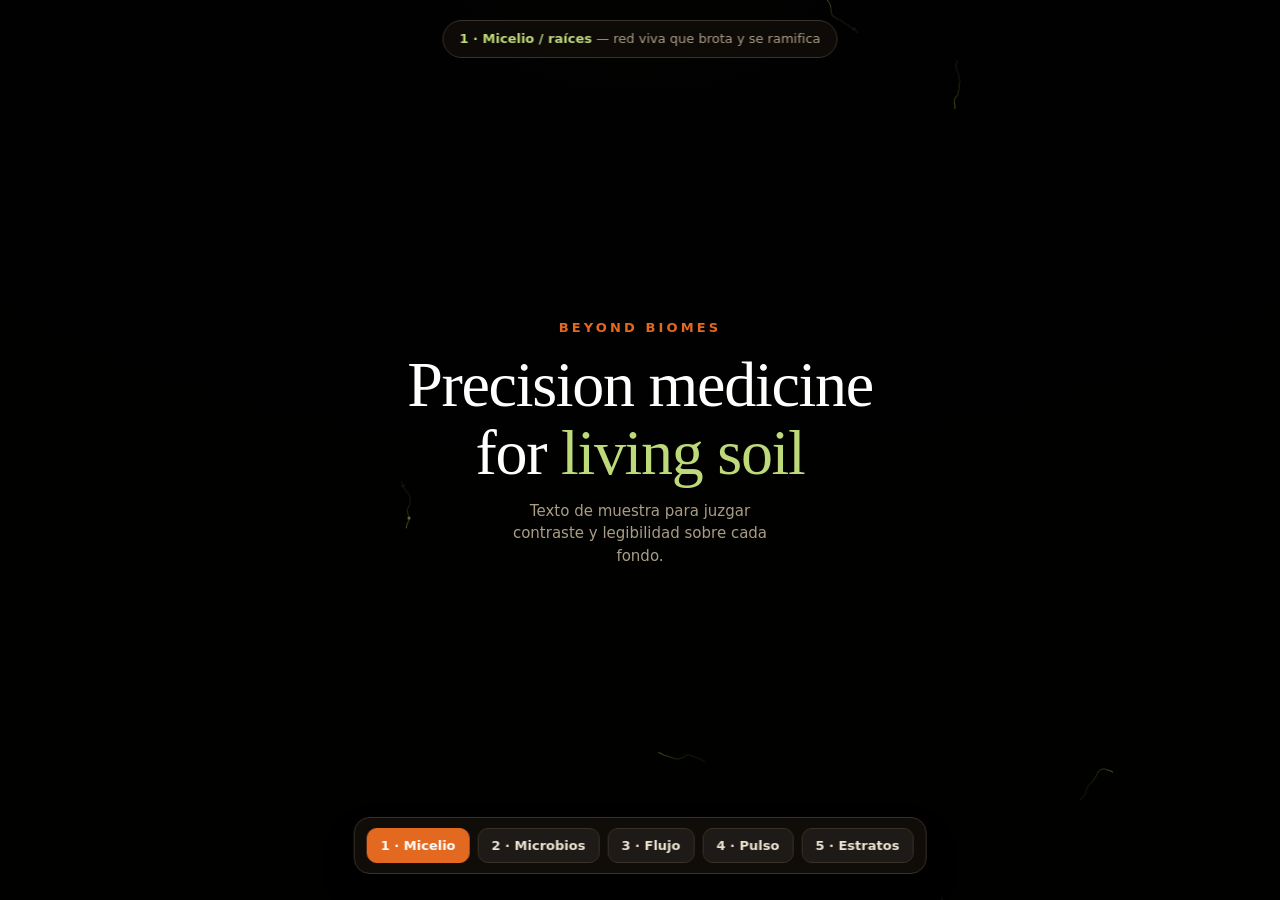
<file: bg-lab.html>
<!doctype html>
<html lang="es">
<head>
<meta charset="utf-8"/>
<meta name="viewport" content="width=device-width,initial-scale=1"/>
<title>Beyond Biomes · Background Lab</title>
<style>
  :root{ --bg:#15110c; --ink:#ece3d1; --muted:#a99d86; --green:#6aa84a; --lime:#9bc247;
         --lime2:#bdd97a; --orange:#e2691f; --gold:#cda33a; --line:#3a3128; }
  *{box-sizing:border-box}
  html,body{margin:0;height:100%}
  body{ background:radial-gradient(120% 90% at 50% 0%, #1f1810 0%, #15110c 55%, #100c07 100%);
        color:var(--ink); font:500 15px/1.5 system-ui,-apple-system,sans-serif; overflow:hidden; }
  #bg{ position:fixed; inset:0; width:100vw; height:100vh; z-index:0; }
  /* readable foreground to judge contrast over the bg */
  .center{ position:fixed; inset:0; z-index:1; display:flex; flex-direction:column;
           align-items:center; justify-content:center; pointer-events:none; text-align:center; }
  .center .ey{ letter-spacing:.24em; text-transform:uppercase; font-size:13px; color:var(--orange); font-weight:600; }
  .center h1{ font:400 64px/1.05 Georgia,'Times New Roman',serif; margin:14px 0 0; color:#fff;
              letter-spacing:-.02em; text-shadow:0 2px 30px rgba(0,0,0,.5); }
  .center h1 .ac{ color:var(--lime2); }
  .center p{ color:var(--muted); margin-top:14px; max-width:30ch; }
  /* control bar */
  .bar{ position:fixed; z-index:3; left:50%; bottom:26px; transform:translateX(-50%);
        display:flex; gap:8px; align-items:center; padding:10px 12px; flex-wrap:wrap; justify-content:center;
        background:rgba(20,15,10,.82); border:1px solid var(--line); border-radius:16px;
        backdrop-filter:blur(10px); box-shadow:0 18px 40px -16px rgba(0,0,0,.7); max-width:94vw; }
  .bar button{ font:600 13px system-ui; color:var(--ink); background:rgba(255,255,255,.06);
        border:1px solid var(--line); border-radius:10px; padding:9px 13px; cursor:pointer; transition:.15s; }
  .bar button:hover{ border-color:var(--lime); }
  .bar button.on{ background:var(--orange); border-color:var(--orange); color:#fff; }
  .info{ position:fixed; z-index:3; top:20px; left:50%; transform:translateX(-50%);
         font-size:13px; color:var(--muted); background:rgba(20,15,10,.7); border:1px solid var(--line);
         padding:8px 16px; border-radius:999px; backdrop-filter:blur(8px); }
  .info b{ color:var(--lime2); }
</style>
</head>
<body>
<canvas id="bg"></canvas>
<div class="center">
  <div class="ey">Beyond Biomes</div>
  <h1>Precision medicine<br>for <span class="ac">living soil</span></h1>
  <p>Texto de muestra para juzgar contraste y legibilidad sobre cada fondo.</p>
</div>
<div class="info" id="info"></div>
<div class="bar" id="bar"></div>

<script>
const C = document.getElementById('bg');
const X = C.getContext('2d');
let W,H,DPR;
function resize(){ DPR=Math.min(2,window.devicePixelRatio||1); W=C.width=innerWidth*DPR; H=C.height=innerHeight*DPR;
  C.style.width=innerWidth+'px'; C.style.height=innerHeight+'px'; X.setTransform(DPR,0,0,DPR,0,0); if(active&&active.reset)active.reset(); }
const w=()=>innerWidth, h=()=>innerHeight;

// cheap pseudo-noise (no libs): smooth-ish field from layered sines
function noise(x,y,t){ return Math.sin(x*1.3+t)*Math.cos(y*1.1-t*0.7)+Math.sin((x+y)*0.7+t*1.3)*0.5; }

let raf=null, active=null, t=0;
function stop(){ if(raf)cancelAnimationFrame(raf); raf=null; }
function run(mode){ stop(); active=MODES[mode]; active.reset&&active.reset(); t=0;
  document.getElementById('info').innerHTML=active.label;
  [...document.querySelectorAll('.bar button')].forEach(b=>b.classList.toggle('on', b.dataset.m===mode));
  (function loop(){ t+=0.006; active.frame(); raf=requestAnimationFrame(loop); })(); }

/* ---------- 1. MYCELIUM / ROOTS ---------- */
const Mycelium = {
  label:'<b>1 · Micelio / raíces</b> — red viva que brota y se ramifica',
  reset(){ X.clearRect(0,0,w(),h()); this.tips=[]; this.seed(); },
  seed(){ const n=6; for(let i=0;i<n;i++){ this.tips.push({ x:Math.random()*w(), y:Math.random()*h(),
      a:Math.random()*Math.PI*2, life:0, max:160+Math.random()*220 }); } },
  frame(){ X.fillStyle='rgba(21,17,12,0.045)'; X.fillRect(0,0,w(),h()); // slow fade trail
    const next=[];
    for(const tp of this.tips){
      tp.a += (Math.random()-0.5)*0.5; const sp=0.9;
      const nx=tp.x+Math.cos(tp.a)*sp, ny=tp.y+Math.sin(tp.a)*sp;
      X.strokeStyle='rgba(134,172,54,0.5)'; X.lineWidth=1.1; X.beginPath(); X.moveTo(tp.x,tp.y); X.lineTo(nx,ny); X.stroke();
      tp.x=nx; tp.y=ny; tp.life++;
      // node glow at branch points
      if(Math.random()<0.02){ X.fillStyle='rgba(189,217,122,0.8)'; X.beginPath(); X.arc(nx,ny,1.6,0,7); X.fill(); }
      if(tp.life<tp.max && nx>0&&nx<w()&&ny>0&&ny<h()){
        next.push(tp);
        if(Math.random()<0.012 && next.length<140){ next.push({x:nx,y:ny,a:tp.a+(Math.random()<.5?1:-1)*(0.5+Math.random()*0.6),life:tp.life,max:tp.max}); }
      }
    }
    this.tips=next;
    if(this.tips.length<4) this.seed();
  }
};

/* ---------- 2. MICROBIAL DRIFT ---------- */
const Microbes = {
  label:'<b>2 · Deriva microbiana</b> — partículas que se conectan y se sueltan',
  reset(){ const N=Math.min(120,Math.floor(w()*h()/12000));
    this.p=Array.from({length:N},()=>({x:Math.random()*w(),y:Math.random()*h(),
      vx:(Math.random()-.5)*.3,vy:(Math.random()-.5)*.3,r:1.2+Math.random()*2.2,ph:Math.random()*7})); },
  frame(){ X.clearRect(0,0,w(),h());
    for(const p of this.p){ p.vx+=(Math.random()-.5)*.04; p.vy+=(Math.random()-.5)*.04;
      p.vx*=.96; p.vy*=.96; p.x+=p.vx; p.y+=p.vy;
      if(p.x<0)p.x=w(); if(p.x>w())p.x=0; if(p.y<0)p.y=h(); if(p.y>h())p.y=0; }
    for(let i=0;i<this.p.length;i++)for(let j=i+1;j<this.p.length;j++){
      const a=this.p[i],b=this.p[j],d=Math.hypot(a.x-b.x,a.y-b.y);
      if(d<120){ X.strokeStyle='rgba(106,168,74,'+(.3*(1-d/120))+')'; X.lineWidth=.8;
        X.beginPath(); X.moveTo(a.x,a.y); X.lineTo(b.x,b.y); X.stroke(); } }
    for(const p of this.p){ const pulse=.6+.4*Math.sin(t*6+p.ph);
      X.fillStyle='rgba(155,194,71,'+(.55*pulse)+')'; X.beginPath(); X.arc(p.x,p.y,p.r,0,7); X.fill();
      X.fillStyle='rgba(189,217,122,.9)'; X.beginPath(); X.arc(p.x,p.y,p.r*.4,0,7); X.fill(); }
  }
};

/* ---------- 3. NUTRIENT FLOW FIELD ---------- */
const Flow = {
  label:'<b>3 · Flujo de nutrientes</b> — partículas arrastradas por un campo',
  reset(){ X.fillStyle='#15110c'; X.fillRect(0,0,w(),h());
    const N=Math.min(700,Math.floor(w()*h()/2600));
    this.p=Array.from({length:N},()=>({x:Math.random()*w(),y:Math.random()*h(),life:Math.random()*100})); },
  frame(){ X.fillStyle='rgba(21,17,12,0.05)'; X.fillRect(0,0,w(),h());
    for(const p of this.p){ const ang=noise(p.x*0.0025,p.y*0.0025,t)*Math.PI;
      p.x+=Math.cos(ang)*1.1; p.y+=Math.sin(ang)*1.1; p.life--;
      const c = p.life%2? '189,217,122' : '226,105,31';
      X.fillStyle='rgba('+c+',0.5)'; X.fillRect(p.x,p.y,1.4,1.4);
      if(p.life<0||p.x<0||p.x>w()||p.y<0||p.y>h()){ p.x=Math.random()*w(); p.y=Math.random()*h(); p.life=60+Math.random()*120; } }
  }
};

/* ---------- 4. BIOLUMINESCENT PULSE ---------- */
const Pulse = {
  label:'<b>4 · Pulso bioluminiscente</b> — señales que recorren la red (observar→verificar→actuar)',
  reset(){ const N=Math.min(46,Math.floor(w()*h()/26000));
    this.nodes=Array.from({length:N},()=>({x:Math.random()*w(),y:Math.random()*h(),
      vx:(Math.random()-.5)*.12,vy:(Math.random()-.5)*.12,e:0}));
    this.edges=[]; for(let i=0;i<this.nodes.length;i++)for(let j=i+1;j<this.nodes.length;j++){
      if(Math.hypot(this.nodes[i].x-this.nodes[j].x,this.nodes[i].y-this.nodes[j].y)<210) this.edges.push([i,j]); }
    this.signals=[]; },
  frame(){ X.clearRect(0,0,w(),h());
    for(const n of this.nodes){ n.x+=n.vx; n.y+=n.vy; if(n.x<0||n.x>w())n.vx*=-1; if(n.y<0||n.y>h())n.vy*=-1; n.e*=.92; }
    for(const [i,j] of this.edges){ const a=this.nodes[i],b=this.nodes[j];
      X.strokeStyle='rgba(106,168,74,.16)'; X.lineWidth=.8; X.beginPath(); X.moveTo(a.x,a.y); X.lineTo(b.x,b.y); X.stroke(); }
    if(Math.random()<0.05 && this.edges.length){ const e=this.edges[(Math.random()*this.edges.length)|0];
      this.signals.push({e,p:0,sp:0.01+Math.random()*0.02}); }
    this.signals=this.signals.filter(s=>{ const a=this.nodes[s.e[0]],b=this.nodes[s.e[1]]; s.p+=s.sp;
      const x=a.x+(b.x-a.x)*s.p, y=a.y+(b.y-a.y)*s.p;
      X.fillStyle='rgba(226,105,31,.9)'; X.beginPath(); X.arc(x,y,2.4,0,7); X.fill();
      if(s.p>=1){ b.e=1; return false; } return true; });
    for(const n of this.nodes){ const g=.4+n.e*.6;
      X.fillStyle='rgba(189,217,122,'+g+')'; X.beginPath(); X.arc(n.x,n.y,2.6+n.e*3,0,7); X.fill(); }
  }
};

/* ---------- 5. SOIL STRATA ---------- */
const Strata = {
  label:'<b>5 · Estratos de suelo</b> — capas que se desplazan + partículas asentándose',
  reset(){ this.layers=[]; const cols=['#3a2a1c','#46331f','#523a22','#2f2516','#5c4327'];
    let y=h()*0.18; for(let i=0;i<6;i++){ const hh=h()*(0.1+Math.random()*0.12);
      this.layers.push({y,hh,c:cols[i%cols.length],amp:6+Math.random()*10,ph:Math.random()*7}); y+=hh; }
    const N=Math.min(90,Math.floor(w()/14));
    this.dust=Array.from({length:N},()=>({x:Math.random()*w(),y:Math.random()*h(),v:.2+Math.random()*.6,r:.6+Math.random()*1.4})); },
  frame(){ X.fillStyle='#120d08'; X.fillRect(0,0,w(),h());
    for(const L of this.layers){ X.fillStyle=L.c; X.beginPath(); X.moveTo(0,L.y);
      for(let x=0;x<=w();x+=24){ X.lineTo(x, L.y+Math.sin(x*0.008+t*3+L.ph)*L.amp); }
      X.lineTo(w(),L.y+L.hh); X.lineTo(0,L.y+L.hh); X.closePath(); X.globalAlpha=.55; X.fill(); X.globalAlpha=1; }
    for(const d of this.dust){ d.y+=d.v; if(d.y>h()){ d.y=-4; d.x=Math.random()*w(); }
      X.fillStyle='rgba(205,163,58,.5)'; X.beginPath(); X.arc(d.x,d.y,d.r,0,7); X.fill(); }
  }
};

const MODES={ mycelium:Mycelium, microbes:Microbes, flow:Flow, pulse:Pulse, strata:Strata };
const BTNS=[['mycelium','1 · Micelio'],['microbes','2 · Microbios'],['flow','3 · Flujo'],['pulse','4 · Pulso'],['strata','5 · Estratos']];
const bar=document.getElementById('bar');
BTNS.forEach(([m,lbl])=>{ const b=document.createElement('button'); b.textContent=lbl; b.dataset.m=m;
  b.onclick=()=>run(m); bar.appendChild(b); });

addEventListener('resize',resize); resize(); run('mycelium');
</script>
</body>
</html>
</file>
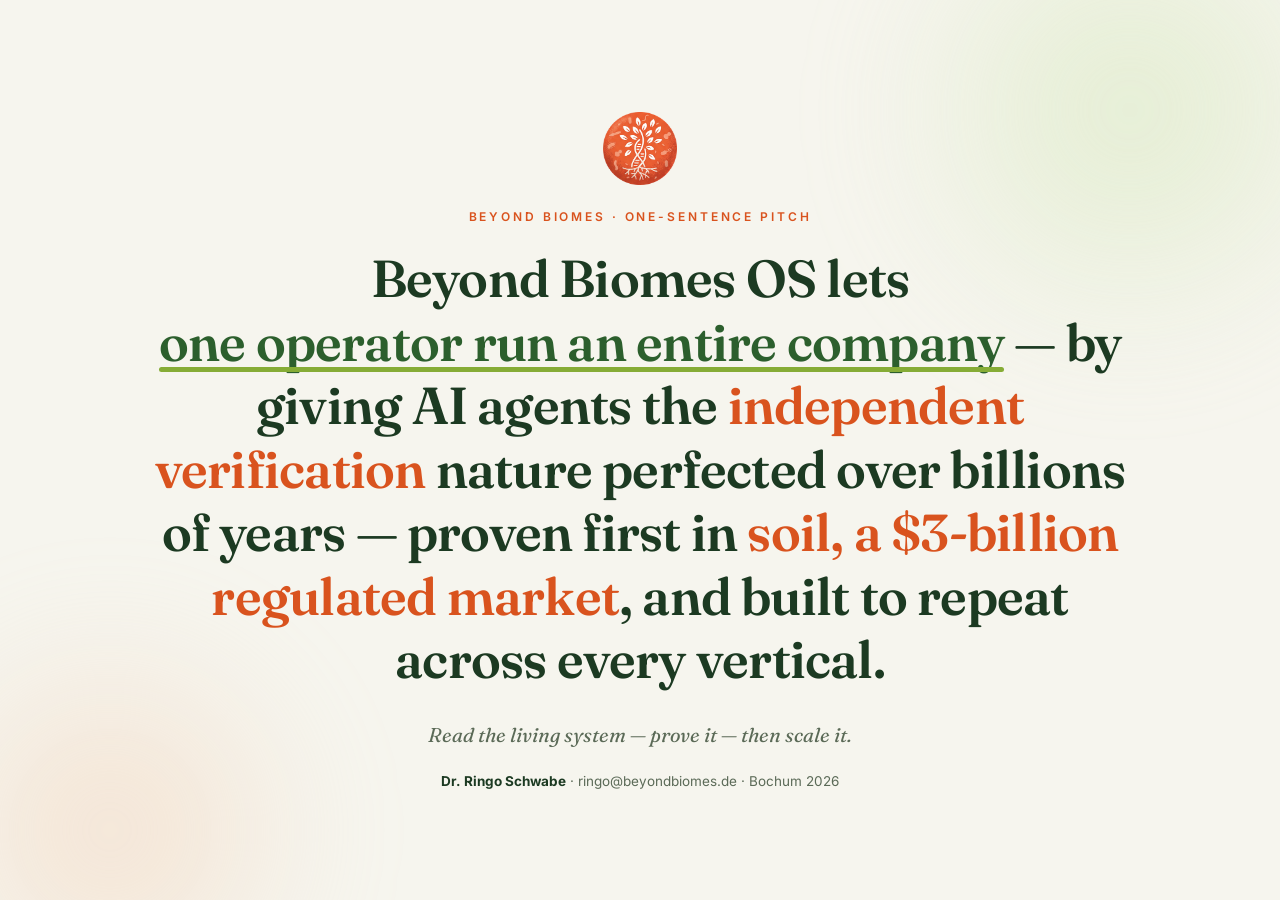
<file: one_sentence.html>
<!DOCTYPE html><html lang="en"><head><meta charset="UTF-8"><meta name="viewport" content="width=device-width,initial-scale=1">
<title>Beyond Biomes — One-Sentence Pitch</title>
<link rel="preconnect" href="https://fonts.googleapis.com"><link href="https://fonts.googleapis.com/css2?family=Fraunces:opsz,wght@9..144,500;9..144,600;9..144,700&family=Inter:wght@500;600&display=swap" rel="stylesheet">
<style>
:root{color-scheme:light}
*{margin:0;padding:0;box-sizing:border-box}
body{font-family:'Inter',system-ui,sans-serif;background:#F6F5EE;color:#19271C;min-height:100vh;display:flex;align-items:center;justify-content:center;padding:6vw;overflow:hidden;position:relative}
.blob{position:fixed;border-radius:50%;filter:blur(50px);z-index:0;animation:drift 14s ease-in-out infinite}
.b1{width:540px;height:540px;background:radial-gradient(circle,#d7e9bf,transparent 70%);top:-160px;right:-120px;opacity:.6}
.b2{width:460px;height:460px;background:radial-gradient(circle,#f3d2b8,transparent 70%);bottom:-160px;left:-120px;opacity:.5;animation-delay:-7s}
@keyframes drift{0%,100%{transform:translate(0,0)}50%{transform:translate(20px,30px)}}
.card{position:relative;z-index:2;max-width:1000px;text-align:center;animation:rise 1s cubic-bezier(.2,.7,.2,1) both}
@keyframes rise{from{opacity:0;transform:translateY(24px)}to{opacity:1;transform:none}}
img.mark{width:74px;height:74px;object-fit:contain;margin-bottom:22px}
.kick{font:600 12px/1 'Inter';letter-spacing:.24em;text-transform:uppercase;color:#D9531E;margin-bottom:24px}
.sentence{font-family:'Fraunces',Georgia,serif;font-weight:600;font-size:clamp(28px,4.6vw,52px);line-height:1.22;letter-spacing:-.015em;color:#1C3A22}
.sentence .gp{color:#D9531E}
.sentence .gn{color:#2C5F2D;position:relative;white-space:nowrap}
.sentence .gn::after{content:"";position:absolute;left:0;right:0;bottom:.04em;height:.10em;background:#86AC36;border-radius:3px;transform:scaleX(0);transform-origin:left;animation:uline 1.1s ease 1s forwards}
@keyframes uline{to{transform:scaleX(1)}}
.motto{font-family:'Fraunces',serif;font-style:italic;font-size:clamp(15px,1.8vw,20px);color:#5B6A57;margin-top:30px}
.foot{margin-top:26px;font-size:13.5px;color:#5B6A57}
.foot b{color:#1C3A22}
</style></head><body>
<div class="blob b1"></div><div class="blob b2"></div>
<div class="card">
  <img class="mark" src="[data-uri]" alt="">
  <div class="kick">Beyond Biomes · one-sentence pitch</div>
  <p class="sentence">Beyond&nbsp;Biomes&nbsp;OS lets <span class="gn">one operator run an entire company</span> — by giving AI agents the <span class="gp">independent verification</span> nature perfected over billions of years — proven first in <span class="gp">soil, a $3-billion regulated market</span>, and built to repeat across every vertical.</p>
  <div class="motto">Read the living system — prove it — then scale it.</div>
  <div class="foot"><b>Dr. Ringo Schwabe</b> · ringo@beyondbiomes.de · Bochum 2026</div>
</div></body></html>
</file>
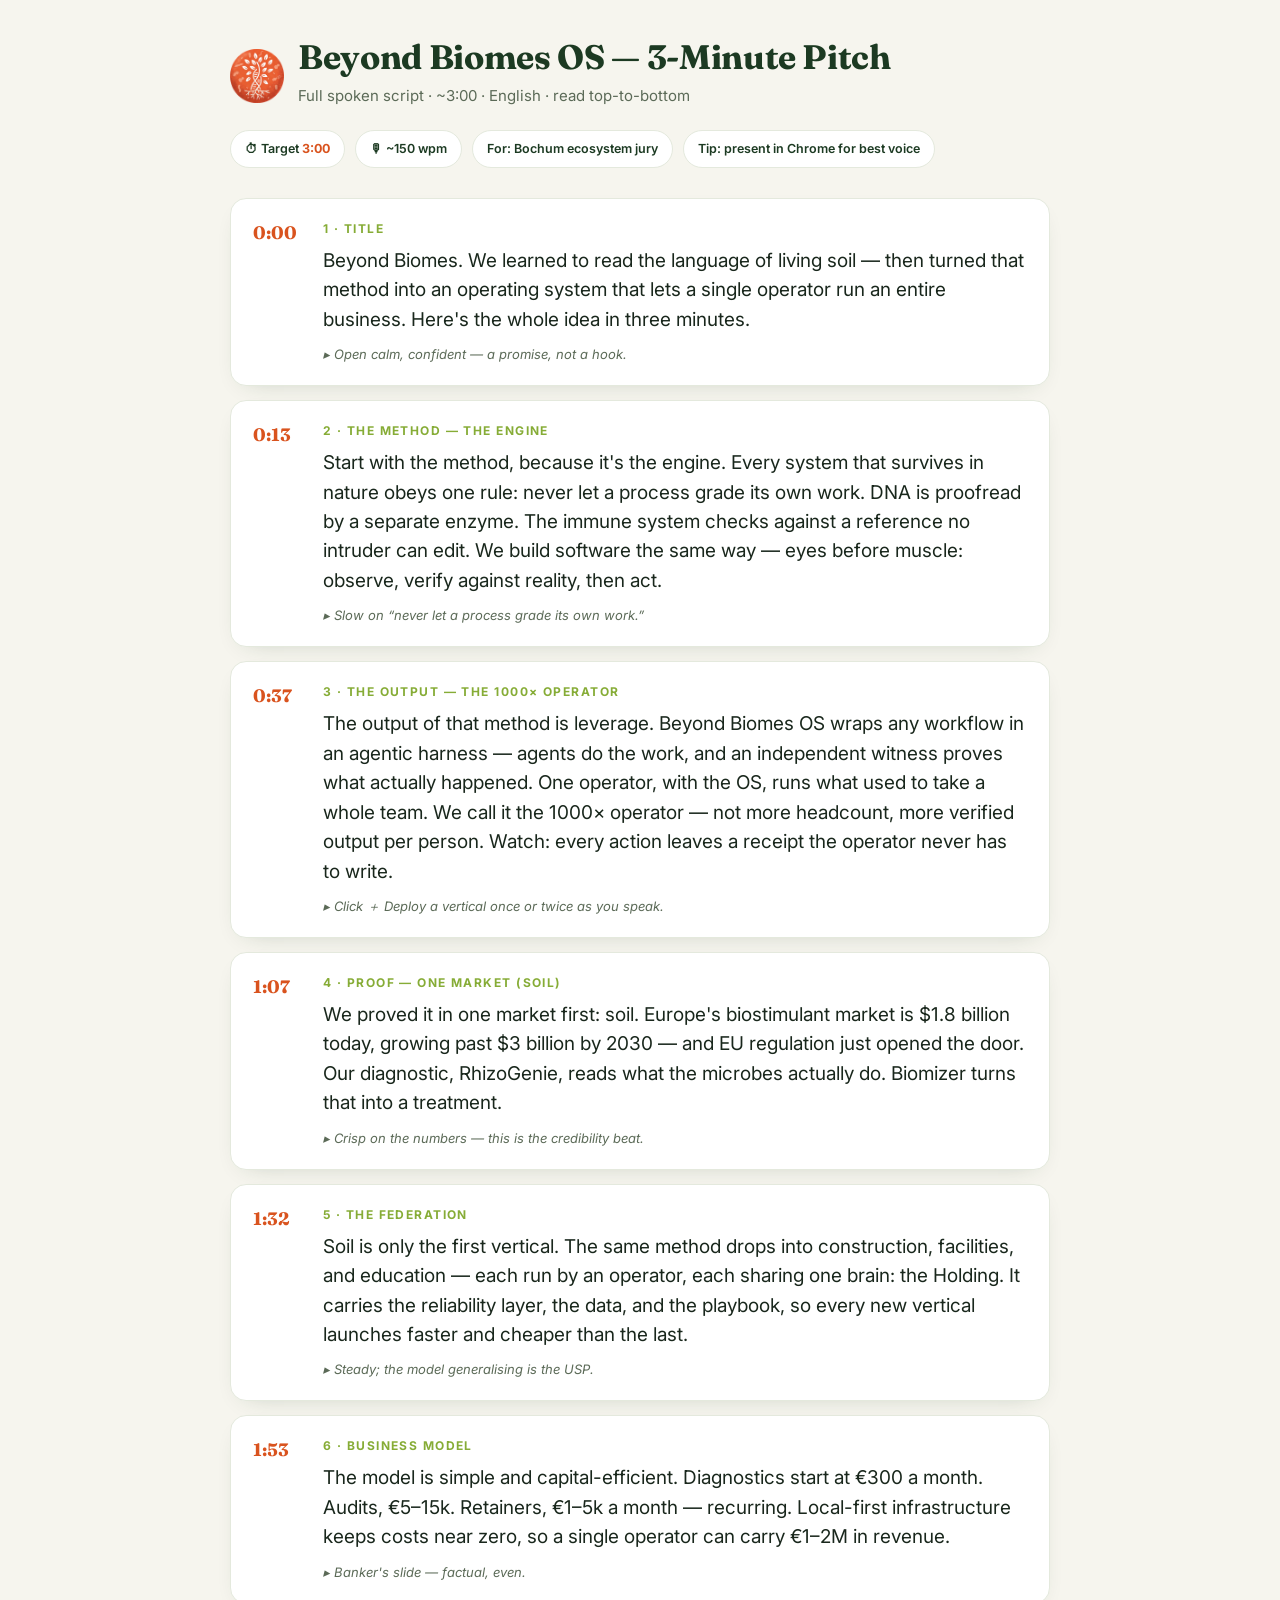
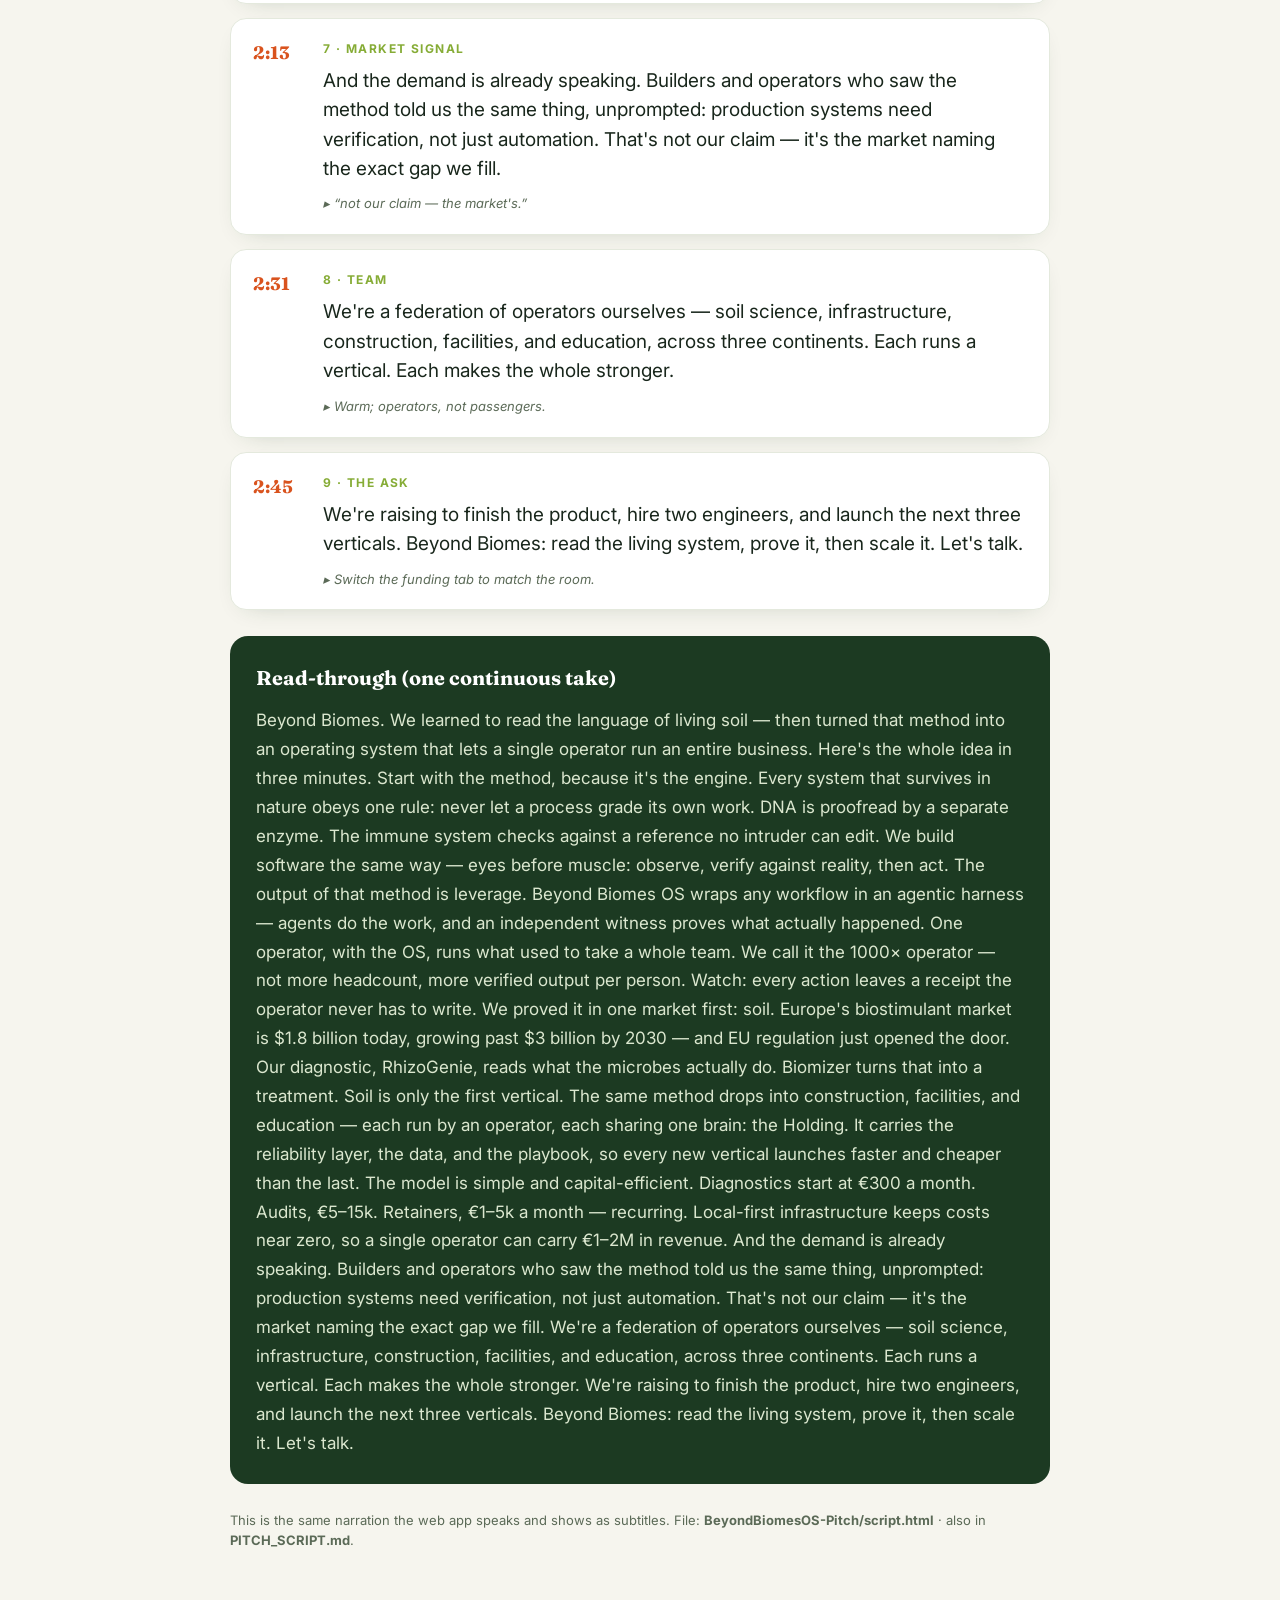
<file: script.html>
<!DOCTYPE html><html lang="en"><head><meta charset="UTF-8"><meta name="viewport" content="width=device-width,initial-scale=1">
<title>Beyond Biomes OS — 3-Minute Pitch Script</title>
<link rel="preconnect" href="https://fonts.googleapis.com"><link href="https://fonts.googleapis.com/css2?family=Fraunces:opsz,wght@9..144,500;9..144,700&family=Inter:wght@400;500;600&display=swap" rel="stylesheet">
<style>
:root{color-scheme:light}
*{margin:0;padding:0;box-sizing:border-box}
body{font-family:'Inter',system-ui,sans-serif;background:#F6F5EE;color:#19271C;line-height:1.6;padding:40px 20px 80px}
.wrap{max-width:820px;margin:0 auto}
.head{display:flex;align-items:center;gap:14px;margin-bottom:6px}
.head img{width:54px;height:54px;object-fit:contain}
h1{font-family:'Fraunces',Georgia,serif;font-size:34px;color:#1C3A22;font-weight:700;letter-spacing:-.01em;line-height:1.05}
.sub{color:#5B6A57;font-size:15px;margin:8px 0 4px}
.bar{display:flex;gap:10px;flex-wrap:wrap;margin:18px 0 30px}
.pill{background:#fff;border:1px solid #E4E9DD;border-radius:999px;padding:8px 14px;font-size:12.5px;font-weight:600;color:#1C3A22}
.pill b{color:#D9531E}
.blk{display:flex;gap:18px;background:#fff;border:1px solid #E4E9DD;border-radius:16px;padding:20px 22px;margin-bottom:14px;box-shadow:0 8px 24px -16px rgba(28,58,34,.3)}
.tc{font-family:'Fraunces',serif;font-weight:700;color:#D9531E;font-size:18px;min-width:52px}
.sec{font-size:12px;font-weight:700;letter-spacing:.12em;text-transform:uppercase;color:#86AC36;margin-bottom:8px}
.line{font-size:19px;line-height:1.55;color:#19271C}
.note{font-size:13px;color:#5B6A57;margin-top:10px;font-style:italic}
.readall{background:#1C3A22;color:#eef3e8;border-radius:18px;padding:26px;margin-top:26px}
.readall h2{font-family:'Fraunces',serif;color:#fff;font-size:20px;margin-bottom:12px}
.readall p{font-size:17px;line-height:1.7;color:#dbe7cf}
.foot{margin-top:26px;color:#5B6A57;font-size:13px}
@media print{body{background:#fff;padding:0} .blk,.readall{box-shadow:none}}
</style></head><body><div class="wrap">
<div class="head"><img src="[data-uri]" alt=""><div><h1>Beyond Biomes OS — 3-Minute Pitch</h1><div class="sub">Full spoken script · ~3:00 · English · read top-to-bottom</div></div></div>
<div class="bar"><span class="pill">⏱ Target <b>3:00</b></span><span class="pill">🎙 ~150 wpm</span><span class="pill">For: Bochum ecosystem jury</span><span class="pill">Tip: present in Chrome for best voice</span></div>
<div class="blk"><div class="tc">0:00</div><div class="bd"><div class="sec">1 · Title</div><p class="line">Beyond Biomes. We learned to read the language of living soil — then turned that method into an operating system that lets a single operator run an entire business. Here's the whole idea in three minutes.</p><div class="note">▸ Open calm, confident — a promise, not a hook.</div></div></div>
<div class="blk"><div class="tc">0:13</div><div class="bd"><div class="sec">2 · The method — the engine</div><p class="line">Start with the method, because it's the engine. Every system that survives in nature obeys one rule: never let a process grade its own work. DNA is proofread by a separate enzyme. The immune system checks against a reference no intruder can edit. We build software the same way — eyes before muscle: observe, verify against reality, then act.</p><div class="note">▸ Slow on “never let a process grade its own work.”</div></div></div>
<div class="blk"><div class="tc">0:37</div><div class="bd"><div class="sec">3 · The output — the 1000× operator</div><p class="line">The output of that method is leverage. Beyond Biomes OS wraps any workflow in an agentic harness — agents do the work, and an independent witness proves what actually happened. One operator, with the OS, runs what used to take a whole team. We call it the 1000× operator — not more headcount, more verified output per person. Watch: every action leaves a receipt the operator never has to write.</p><div class="note">▸ Click ＋ Deploy a vertical once or twice as you speak.</div></div></div>
<div class="blk"><div class="tc">1:07</div><div class="bd"><div class="sec">4 · Proof — one market (soil)</div><p class="line">We proved it in one market first: soil. Europe's biostimulant market is $1.8 billion today, growing past $3 billion by 2030 — and EU regulation just opened the door. Our diagnostic, RhizoGenie, reads what the microbes actually do. Biomizer turns that into a treatment.</p><div class="note">▸ Crisp on the numbers — this is the credibility beat.</div></div></div>
<div class="blk"><div class="tc">1:32</div><div class="bd"><div class="sec">5 · The federation</div><p class="line">Soil is only the first vertical. The same method drops into construction, facilities, and education — each run by an operator, each sharing one brain: the Holding. It carries the reliability layer, the data, and the playbook, so every new vertical launches faster and cheaper than the last.</p><div class="note">▸ Steady; the model generalising is the USP.</div></div></div>
<div class="blk"><div class="tc">1:53</div><div class="bd"><div class="sec">6 · Business model</div><p class="line">The model is simple and capital-efficient. Diagnostics start at €300 a month. Audits, €5–15k. Retainers, €1–5k a month — recurring. Local-first infrastructure keeps costs near zero, so a single operator can carry €1–2M in revenue.</p><div class="note">▸ Banker's slide — factual, even.</div></div></div>
<div class="blk"><div class="tc">2:13</div><div class="bd"><div class="sec">7 · Market signal</div><p class="line">And the demand is already speaking. Builders and operators who saw the method told us the same thing, unprompted: production systems need verification, not just automation. That's not our claim — it's the market naming the exact gap we fill.</p><div class="note">▸ “not our claim — the market's.”</div></div></div>
<div class="blk"><div class="tc">2:31</div><div class="bd"><div class="sec">8 · Team</div><p class="line">We're a federation of operators ourselves — soil science, infrastructure, construction, facilities, and education, across three continents. Each runs a vertical. Each makes the whole stronger.</p><div class="note">▸ Warm; operators, not passengers.</div></div></div>
<div class="blk"><div class="tc">2:45</div><div class="bd"><div class="sec">9 · The ask</div><p class="line">We're raising to finish the product, hire two engineers, and launch the next three verticals. Beyond Biomes: read the living system, prove it, then scale it. Let's talk.</p><div class="note">▸ Switch the funding tab to match the room.</div></div></div>

<div class="readall"><h2>Read-through (one continuous take)</h2><p>Beyond Biomes. We learned to read the language of living soil — then turned that method into an operating system that lets a single operator run an entire business. Here's the whole idea in three minutes. Start with the method, because it's the engine. Every system that survives in nature obeys one rule: never let a process grade its own work. DNA is proofread by a separate enzyme. The immune system checks against a reference no intruder can edit. We build software the same way — eyes before muscle: observe, verify against reality, then act. The output of that method is leverage. Beyond Biomes OS wraps any workflow in an agentic harness — agents do the work, and an independent witness proves what actually happened. One operator, with the OS, runs what used to take a whole team. We call it the 1000× operator — not more headcount, more verified output per person. Watch: every action leaves a receipt the operator never has to write. We proved it in one market first: soil. Europe's biostimulant market is $1.8 billion today, growing past $3 billion by 2030 — and EU regulation just opened the door. Our diagnostic, RhizoGenie, reads what the microbes actually do. Biomizer turns that into a treatment. Soil is only the first vertical. The same method drops into construction, facilities, and education — each run by an operator, each sharing one brain: the Holding. It carries the reliability layer, the data, and the playbook, so every new vertical launches faster and cheaper than the last. The model is simple and capital-efficient. Diagnostics start at €300 a month. Audits, €5–15k. Retainers, €1–5k a month — recurring. Local-first infrastructure keeps costs near zero, so a single operator can carry €1–2M in revenue. And the demand is already speaking. Builders and operators who saw the method told us the same thing, unprompted: production systems need verification, not just automation. That's not our claim — it's the market naming the exact gap we fill. We're a federation of operators ourselves — soil science, infrastructure, construction, facilities, and education, across three continents. Each runs a vertical. Each makes the whole stronger. We're raising to finish the product, hire two engineers, and launch the next three verticals. Beyond Biomes: read the living system, prove it, then scale it. Let's talk.</p></div>
<div class="foot">This is the same narration the web app speaks and shows as subtitles. File: <b>BeyondBiomesOS-Pitch/script.html</b> · also in <b>PITCH_SCRIPT.md</b>.</div>
</div></body></html>
</file>
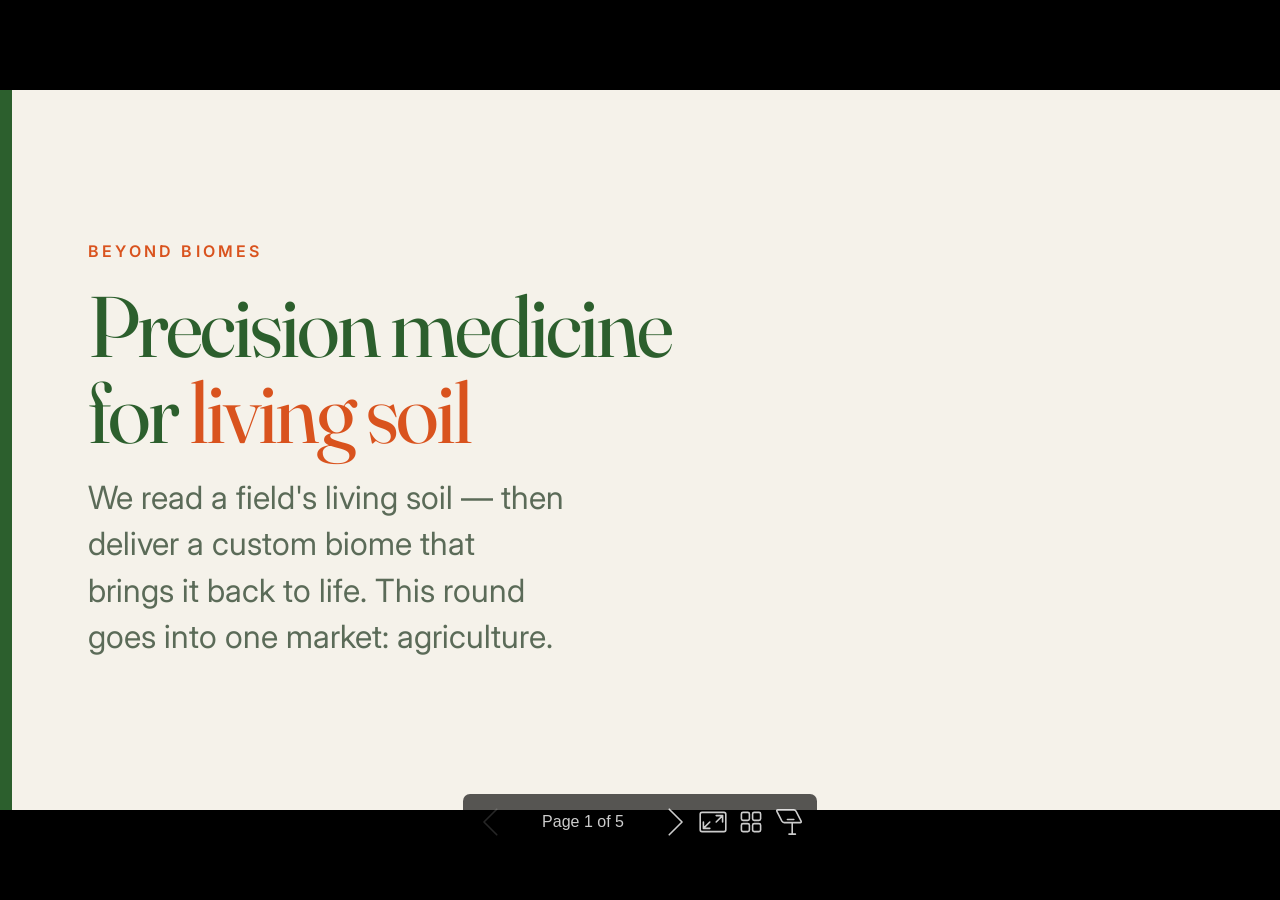
<file: marp/preview.html>
<!DOCTYPE html><html lang="C"><head><title>Precision medicine&lt;br&gt;for &lt;span class=&quot;ac&quot;&gt;living soil&lt;/span&gt;</title><meta property="og:title" content="Precision medicine&lt;br&gt;for &lt;span class=&quot;ac&quot;&gt;living soil&lt;/span&gt;"><meta charset="UTF-8"><meta name="viewport" content="width=device-width,height=device-height,initial-scale=1.0"><meta name="apple-mobile-web-app-capable" content="yes"><meta http-equiv="X-UA-Compatible" content="ie=edge"><meta property="og:type" content="website"><meta name="twitter:card" content="summary"><style>@media screen{body[data-bespoke-view=""] .bespoke-marp-parent>.bespoke-marp-osc>button,body[data-bespoke-view=next] .bespoke-marp-parent>.bespoke-marp-osc>button,body[data-bespoke-view=overview] button.bespoke-marp-overview-close,body[data-bespoke-view=presenter] .bespoke-marp-presenter-container .bespoke-marp-presenter-info-container .bespoke-marp-presenter-info-page-area .bespoke-marp-presenter-info-page,body[data-bespoke-view=presenter] .bespoke-marp-presenter-container .bespoke-marp-presenter-info-container button,body[data-bespoke-view=presenter] .bespoke-marp-presenter-container .bespoke-marp-presenter-note-container button{appearance:none;background-color:initial;border:0;color:inherit;cursor:pointer;font-size:inherit;opacity:.8;outline:none;padding:0;transition:opacity .2s linear;-webkit-tap-highlight-color:transparent}body[data-bespoke-view=""] .bespoke-marp-parent>.bespoke-marp-osc>button:disabled,body[data-bespoke-view=next] .bespoke-marp-parent>.bespoke-marp-osc>button:disabled,body[data-bespoke-view=overview] button.bespoke-marp-overview-close:disabled,body[data-bespoke-view=presenter] .bespoke-marp-presenter-container .bespoke-marp-presenter-info-container .bespoke-marp-presenter-info-page-area .bespoke-marp-presenter-info-page:disabled,body[data-bespoke-view=presenter] .bespoke-marp-presenter-container .bespoke-marp-presenter-info-container button:disabled,body[data-bespoke-view=presenter] .bespoke-marp-presenter-container .bespoke-marp-presenter-note-container button:disabled{cursor:not-allowed;opacity:.15!important}body[data-bespoke-view=""] .bespoke-marp-parent>.bespoke-marp-osc>button:hover,body[data-bespoke-view=next] .bespoke-marp-parent>.bespoke-marp-osc>button:hover,body[data-bespoke-view=overview] button.bespoke-marp-overview-close:hover,body[data-bespoke-view=presenter] .bespoke-marp-presenter-container .bespoke-marp-presenter-info-container .bespoke-marp-presenter-info-page-area .bespoke-marp-presenter-info-page:hover,body[data-bespoke-view=presenter] .bespoke-marp-presenter-container .bespoke-marp-presenter-info-container button:hover,body[data-bespoke-view=presenter] .bespoke-marp-presenter-container .bespoke-marp-presenter-note-container button:hover{opacity:1}body[data-bespoke-view=""] .bespoke-marp-parent>.bespoke-marp-osc>button:hover:active,body[data-bespoke-view=next] .bespoke-marp-parent>.bespoke-marp-osc>button:hover:active,body[data-bespoke-view=overview] button.bespoke-marp-overview-close:hover:active,body[data-bespoke-view=presenter] .bespoke-marp-presenter-container .bespoke-marp-presenter-info-container .bespoke-marp-presenter-info-page-area .bespoke-marp-presenter-info-page:hover:active,body[data-bespoke-view=presenter] .bespoke-marp-presenter-container .bespoke-marp-presenter-info-container button:hover:active,body[data-bespoke-view=presenter] .bespoke-marp-presenter-container .bespoke-marp-presenter-note-container button:hover:active{opacity:.6}body[data-bespoke-view=""] .bespoke-marp-parent>.bespoke-marp-osc>button:hover:not(:disabled),body[data-bespoke-view=next] .bespoke-marp-parent>.bespoke-marp-osc>button:hover:not(:disabled),body[data-bespoke-view=overview] button.bespoke-marp-overview-close:hover:not(:disabled),body[data-bespoke-view=presenter] .bespoke-marp-presenter-container .bespoke-marp-presenter-info-container .bespoke-marp-presenter-info-page-area .bespoke-marp-presenter-info-page:hover:not(:disabled),body[data-bespoke-view=presenter] .bespoke-marp-presenter-container .bespoke-marp-presenter-info-container button:hover:not(:disabled),body[data-bespoke-view=presenter] .bespoke-marp-presenter-container .bespoke-marp-presenter-note-container button:hover:not(:disabled){transition:none}body[data-bespoke-view=""] .bespoke-marp-parent>.bespoke-marp-osc>button[data-bespoke-marp-osc=prev],body[data-bespoke-view=next] .bespoke-marp-parent>.bespoke-marp-osc>button[data-bespoke-marp-osc=prev],body[data-bespoke-view=presenter] .bespoke-marp-presenter-container .bespoke-marp-presenter-info-container button.bespoke-marp-presenter-info-page-prev{background:#0000 url("[data-uri]") no-repeat 50%;background-size:contain;overflow:hidden;text-indent:100%;white-space:nowrap}body[data-bespoke-view=""] .bespoke-marp-parent>.bespoke-marp-osc>button[data-bespoke-marp-osc=next],body[data-bespoke-view=next] .bespoke-marp-parent>.bespoke-marp-osc>button[data-bespoke-marp-osc=next],body[data-bespoke-view=presenter] .bespoke-marp-presenter-container .bespoke-marp-presenter-info-container button.bespoke-marp-presenter-info-page-next{background:#0000 url("[data-uri]") no-repeat 50%;background-size:contain;overflow:hidden;text-indent:100%;white-space:nowrap}body[data-bespoke-view=""] .bespoke-marp-parent>.bespoke-marp-osc>button[data-bespoke-marp-osc=fullscreen],body[data-bespoke-view=next] .bespoke-marp-parent>.bespoke-marp-osc>button[data-bespoke-marp-osc=fullscreen]{background:#0000 url("[data-uri]") no-repeat 50%;background-size:contain;overflow:hidden;text-indent:100%;white-space:nowrap}body[data-bespoke-view=""] .bespoke-marp-parent>.bespoke-marp-osc>button.exit[data-bespoke-marp-osc=fullscreen],body[data-bespoke-view=next] .bespoke-marp-parent>.bespoke-marp-osc>button.exit[data-bespoke-marp-osc=fullscreen]{background-image:url("[data-uri]")}body[data-bespoke-view=""] .bespoke-marp-parent>.bespoke-marp-osc>button[data-bespoke-marp-osc=presenter],body[data-bespoke-view=next] .bespoke-marp-parent>.bespoke-marp-osc>button[data-bespoke-marp-osc=presenter]{background:#0000 url("[data-uri]") no-repeat 50%;background-size:contain;overflow:hidden;text-indent:100%;white-space:nowrap}body[data-bespoke-view=overview] button.bespoke-marp-overview-close,body[data-bespoke-view=presenter] .bespoke-marp-presenter-container .bespoke-marp-presenter-note-container button.bespoke-marp-presenter-note-bigger{background:#0000 url("[data-uri]") no-repeat 50%;background-size:contain;overflow:hidden;text-indent:100%;white-space:nowrap}body[data-bespoke-view=presenter] .bespoke-marp-presenter-container .bespoke-marp-presenter-note-container button.bespoke-marp-presenter-note-smaller{background:#0000 url("[data-uri]") no-repeat 50%;background-size:contain;overflow:hidden;text-indent:100%;white-space:nowrap}body[data-bespoke-view=""] .bespoke-marp-parent>.bespoke-marp-osc>button[data-bespoke-marp-osc=overview],body[data-bespoke-view=next] .bespoke-marp-parent>.bespoke-marp-osc>button[data-bespoke-marp-osc=overview]{background:#0000 url("[data-uri]") no-repeat 50%;background-size:contain;overflow:hidden;text-indent:100%;white-space:nowrap}}@keyframes __bespoke_marp_transition_reduced_outgoing__{0%{opacity:1}to{opacity:0}}@keyframes __bespoke_marp_transition_reduced_incoming__{0%{mix-blend-mode:plus-lighter;opacity:0}to{mix-blend-mode:plus-lighter;opacity:1}}.bespoke-marp-note,.bespoke-marp-osc,.bespoke-progress-parent{display:none;transition:none}@media screen{::view-transition-group(*){animation-duration:var(--marp-bespoke-transition-animation-duration,.5s);animation-timing-function:ease}::view-transition-new(*),::view-transition-old(*){animation-delay:0s;animation-direction:var(--marp-bespoke-transition-animation-direction,normal);animation-duration:var(--marp-bespoke-transition-animation-duration,.5s);animation-fill-mode:both;animation-name:var(--marp-bespoke-transition-animation-name,var(--marp-bespoke-transition-animation-name-fallback,__bespoke_marp_transition_no_animation__));mix-blend-mode:normal}::view-transition-old(*){--marp-bespoke-transition-animation-name-fallback:__bespoke_marp_transition_reduced_outgoing__;animation-timing-function:ease}::view-transition-new(*){--marp-bespoke-transition-animation-name-fallback:__bespoke_marp_transition_reduced_incoming__;animation-timing-function:ease}::view-transition-new(root),::view-transition-old(root){animation-timing-function:linear}::view-transition-new(__bespoke_marp_transition_osc__),::view-transition-old(__bespoke_marp_transition_osc__){animation-duration:0s!important;animation-name:__bespoke_marp_transition_osc__!important}::view-transition-new(__bespoke_marp_transition_osc__){opacity:0!important}.bespoke-marp-transition-warming-up::view-transition-group(*),.bespoke-marp-transition-warming-up::view-transition-new(*),.bespoke-marp-transition-warming-up::view-transition-old(*){animation-play-state:paused!important}body,html{height:100%;margin:0}body{background:#000;overflow:hidden}svg.bespoke-marp-slide{content-visibility:hidden;interactivity:inert;opacity:0;pointer-events:none;z-index:-1}svg.bespoke-marp-slide:not(.bespoke-marp-active) *{view-transition-name:none!important}svg.bespoke-marp-slide.bespoke-marp-active{content-visibility:visible;interactivity:auto;opacity:1;pointer-events:auto;z-index:0}svg.bespoke-marp-slide.bespoke-marp-active.bespoke-marp-active-ready *{animation-name:__bespoke_marp__!important}@supports not (content-visibility:hidden){svg.bespoke-marp-slide[data-bespoke-marp-load=hideable]{display:none}svg.bespoke-marp-slide[data-bespoke-marp-load=hideable].bespoke-marp-active{display:block}}}@media screen and (prefers-reduced-motion:reduce){svg.bespoke-marp-slide *{view-transition-name:none!important}}@media screen{[data-bespoke-marp-fragment=inactive]{visibility:hidden}body[data-bespoke-view=""] .bespoke-marp-parent,body[data-bespoke-view=next] .bespoke-marp-parent{inset:0;position:absolute}body[data-bespoke-view=""] .bespoke-marp-parent>.bespoke-marp-osc,body[data-bespoke-view=next] .bespoke-marp-parent>.bespoke-marp-osc{background:#000000a6;border-radius:7px;bottom:50px;color:#fff;contain:paint;display:block;font-family:Helvetica,Arial,sans-serif;font-size:16px;left:50%;line-height:0;opacity:1;padding:12px;position:absolute;touch-action:manipulation;transform:translateX(-50%);transition:opacity .2s linear;-webkit-user-select:none;user-select:none;view-transition-name:__bespoke_marp_transition_osc__;white-space:nowrap;will-change:transform;z-index:1}body[data-bespoke-view=""] .bespoke-marp-parent>.bespoke-marp-osc>:where(*),body[data-bespoke-view=next] .bespoke-marp-parent>.bespoke-marp-osc>:where(*){margin-left:6px}body[data-bespoke-view=""] .bespoke-marp-parent>.bespoke-marp-osc>:where(*):where(:first-child),body[data-bespoke-view=next] .bespoke-marp-parent>.bespoke-marp-osc>:where(*):where(:first-child){margin-left:0}body[data-bespoke-view=""] .bespoke-marp-parent>.bespoke-marp-osc>span,body[data-bespoke-view=next] .bespoke-marp-parent>.bespoke-marp-osc>span{opacity:.8}body[data-bespoke-view=""] .bespoke-marp-parent>.bespoke-marp-osc>span[data-bespoke-marp-osc=page],body[data-bespoke-view=next] .bespoke-marp-parent>.bespoke-marp-osc>span[data-bespoke-marp-osc=page]{display:inline-block;min-width:140px;text-align:center}body[data-bespoke-view=""] .bespoke-marp-parent>.bespoke-marp-osc>button[data-bespoke-marp-osc=fullscreen],body[data-bespoke-view=""] .bespoke-marp-parent>.bespoke-marp-osc>button[data-bespoke-marp-osc=next],body[data-bespoke-view=""] .bespoke-marp-parent>.bespoke-marp-osc>button[data-bespoke-marp-osc=overview],body[data-bespoke-view=""] .bespoke-marp-parent>.bespoke-marp-osc>button[data-bespoke-marp-osc=presenter],body[data-bespoke-view=""] .bespoke-marp-parent>.bespoke-marp-osc>button[data-bespoke-marp-osc=prev],body[data-bespoke-view=next] .bespoke-marp-parent>.bespoke-marp-osc>button[data-bespoke-marp-osc=fullscreen],body[data-bespoke-view=next] .bespoke-marp-parent>.bespoke-marp-osc>button[data-bespoke-marp-osc=next],body[data-bespoke-view=next] .bespoke-marp-parent>.bespoke-marp-osc>button[data-bespoke-marp-osc=overview],body[data-bespoke-view=next] .bespoke-marp-parent>.bespoke-marp-osc>button[data-bespoke-marp-osc=presenter],body[data-bespoke-view=next] .bespoke-marp-parent>.bespoke-marp-osc>button[data-bespoke-marp-osc=prev]{height:32px;line-height:32px;width:32px}body[data-bespoke-view=""] .bespoke-marp-parent.bespoke-marp-inactive,body[data-bespoke-view=next] .bespoke-marp-parent.bespoke-marp-inactive{cursor:none}body[data-bespoke-view=""] .bespoke-marp-parent.bespoke-marp-inactive>.bespoke-marp-osc,body[data-bespoke-view=next] .bespoke-marp-parent.bespoke-marp-inactive>.bespoke-marp-osc{opacity:0;pointer-events:none}body[data-bespoke-view=""] svg.bespoke-marp-slide,body[data-bespoke-view=next] svg.bespoke-marp-slide{height:100%;left:0;position:absolute;top:0;width:100%}body[data-bespoke-view=""] .bespoke-progress-parent{background:#222;display:flex;height:5px;width:100%}body[data-bespoke-view=""] .bespoke-progress-parent+:where(.bespoke-marp-parent){top:5px}body[data-bespoke-view=""] .bespoke-progress-parent .bespoke-progress-bar{background:#0288d1;flex:0 0 0;transition:flex-basis .2s cubic-bezier(0,1,1,1)}body[data-bespoke-view=next]{background:#0000}body[data-bespoke-view=presenter]{background:#161616}body[data-bespoke-view=presenter] .bespoke-marp-presenter-container{display:grid;font-family:Helvetica,Arial,sans-serif;grid-template:"current dragbar next" minmax(140px,1fr) "current dragbar note" 2fr "info    dragbar note" 3em;grid-template-columns:minmax(3px,var(--bespoke-marp-presenter-split-ratio,66%)) 0 minmax(3px,1fr);height:100%;left:0;position:absolute;top:0;width:100%}body[data-bespoke-view=presenter] .bespoke-marp-presenter-container :where(.bespoke-marp-parent){grid-area:current;overflow:hidden;position:relative}body[data-bespoke-view=presenter] .bespoke-marp-presenter-container :where(.bespoke-marp-parent) :where(svg.bespoke-marp-slide){height:calc(100% - 40px);left:20px;pointer-events:none;position:absolute;top:20px;-webkit-user-select:none;user-select:none;width:calc(100% - 40px)}body[data-bespoke-view=presenter] .bespoke-marp-presenter-container :where(.bespoke-marp-parent) :where(svg.bespoke-marp-slide).bespoke-marp-active{filter:drop-shadow(0 3px 10px rgba(0,0,0,.5))}body[data-bespoke-view=presenter] .bespoke-marp-presenter-container .bespoke-marp-presenter-dragbar-container{background:#0288d1;cursor:col-resize;grid-area:dragbar;margin-left:-3px;opacity:0;position:relative;transition:opacity .4s linear .1s;width:6px;z-index:10}body[data-bespoke-view=presenter] .bespoke-marp-presenter-container .bespoke-marp-presenter-dragbar-container:hover{opacity:1}body[data-bespoke-view=presenter] .bespoke-marp-presenter-container .bespoke-marp-presenter-dragbar-container.active{opacity:1;transition-delay:0s}body[data-bespoke-view=presenter] .bespoke-marp-presenter-container .bespoke-marp-presenter-next-container{background:#222;cursor:pointer;display:none;grid-area:next;overflow:hidden;position:relative}body[data-bespoke-view=presenter] .bespoke-marp-presenter-container .bespoke-marp-presenter-next-container.active{display:block}body[data-bespoke-view=presenter] .bespoke-marp-presenter-container .bespoke-marp-presenter-next-container iframe.bespoke-marp-presenter-next{background:#0000;border:0;display:block;filter:drop-shadow(0 3px 10px rgba(0,0,0,.5));height:calc(100% - 40px);left:20px;pointer-events:none;position:absolute;interactivity:inert;top:20px;-webkit-user-select:none;user-select:none;width:calc(100% - 40px)}body[data-bespoke-view=presenter] .bespoke-marp-presenter-container .bespoke-marp-presenter-note-container{background:#222;color:#eee;grid-area:note;position:relative;z-index:1}body[data-bespoke-view=presenter] .bespoke-marp-presenter-container .bespoke-marp-presenter-note-container button{height:1.5em;line-height:1.5em;width:1.5em}body[data-bespoke-view=presenter] .bespoke-marp-presenter-container .bespoke-marp-presenter-note-container .bespoke-marp-presenter-note-wrapper{display:block;inset:0;position:absolute}body[data-bespoke-view=presenter] .bespoke-marp-presenter-container .bespoke-marp-presenter-note-container .bespoke-marp-presenter-note-buttons{background:#000000a6;border-radius:4px;bottom:0;display:flex;gap:4px;margin:12px;opacity:0;padding:6px;pointer-events:none;position:absolute;right:0;transition:opacity .2s linear}body[data-bespoke-view=presenter] .bespoke-marp-presenter-container .bespoke-marp-presenter-note-container .bespoke-marp-presenter-note-buttons:focus-within,body[data-bespoke-view=presenter] .bespoke-marp-presenter-container .bespoke-marp-presenter-note-container .bespoke-marp-presenter-note-wrapper:focus-within+.bespoke-marp-presenter-note-buttons,body[data-bespoke-view=presenter] .bespoke-marp-presenter-container .bespoke-marp-presenter-note-container:hover .bespoke-marp-presenter-note-buttons{opacity:1;pointer-events:auto}body[data-bespoke-view=presenter] .bespoke-marp-presenter-container .bespoke-marp-presenter-note-container .bespoke-marp-note{box-sizing:border-box;font-size:calc(1.1em*var(--bespoke-marp-note-font-scale, 1));height:calc(100% - 40px);margin:20px;overflow:auto;padding-right:3px;white-space:pre-wrap;width:calc(100% - 40px);word-wrap:break-word;scrollbar-color:#eeeeee80 #0000;scrollbar-width:thin}body[data-bespoke-view=presenter] .bespoke-marp-presenter-container .bespoke-marp-presenter-note-container .bespoke-marp-note::-webkit-scrollbar{width:6px}body[data-bespoke-view=presenter] .bespoke-marp-presenter-container .bespoke-marp-presenter-note-container .bespoke-marp-note::-webkit-scrollbar-track{background:#0000}body[data-bespoke-view=presenter] .bespoke-marp-presenter-container .bespoke-marp-presenter-note-container .bespoke-marp-note::-webkit-scrollbar-thumb{background:#eeeeee80;border-radius:6px}body[data-bespoke-view=presenter] .bespoke-marp-presenter-container .bespoke-marp-presenter-note-container .bespoke-marp-note:empty{pointer-events:none}body[data-bespoke-view=presenter] .bespoke-marp-presenter-container .bespoke-marp-presenter-note-container .bespoke-marp-note.active{display:block}body[data-bespoke-view=presenter] .bespoke-marp-presenter-container .bespoke-marp-presenter-note-container .bespoke-marp-note p:first-child{margin-top:0}body[data-bespoke-view=presenter] .bespoke-marp-presenter-container .bespoke-marp-presenter-note-container .bespoke-marp-note p:last-child{margin-bottom:0}body[data-bespoke-view=presenter] .bespoke-marp-presenter-container .bespoke-marp-presenter-info-container{align-items:center;box-sizing:border-box;color:#eee;display:flex;flex-wrap:nowrap;grid-area:info;justify-content:center;overflow:hidden;padding:0 10px}body[data-bespoke-view=presenter] .bespoke-marp-presenter-container .bespoke-marp-presenter-info-container .bespoke-marp-presenter-info-page-area,body[data-bespoke-view=presenter] .bespoke-marp-presenter-container .bespoke-marp-presenter-info-container .bespoke-marp-presenter-info-time,body[data-bespoke-view=presenter] .bespoke-marp-presenter-container .bespoke-marp-presenter-info-container .bespoke-marp-presenter-info-timer{box-sizing:border-box;display:block;padding:0 10px;white-space:nowrap;width:100%}body[data-bespoke-view=presenter] .bespoke-marp-presenter-container .bespoke-marp-presenter-info-container button{height:1.5em;line-height:1.5em;width:1.5em}body[data-bespoke-view=presenter] .bespoke-marp-presenter-container .bespoke-marp-presenter-info-container .bespoke-marp-presenter-info-page-area{order:2;text-align:center}body[data-bespoke-view=presenter] .bespoke-marp-presenter-container .bespoke-marp-presenter-info-container .bespoke-marp-presenter-info-page-area .bespoke-marp-presenter-info-page{display:inline-block;min-width:120px;text-align:center}body[data-bespoke-view=presenter] .bespoke-marp-presenter-container .bespoke-marp-presenter-info-container .bespoke-marp-presenter-info-time{color:#999;order:1;text-align:left}body[data-bespoke-view=presenter] .bespoke-marp-presenter-container .bespoke-marp-presenter-info-container .bespoke-marp-presenter-info-timer{color:#999;order:3;text-align:right}body[data-bespoke-view=presenter] .bespoke-marp-presenter-container .bespoke-marp-presenter-info-container .bespoke-marp-presenter-info-timer:hover{cursor:pointer}body[data-bespoke-view=overview]{background:#161616;overflow:auto}body[data-bespoke-view=overview] [data-bespoke-marp-fragment=inactive]{visibility:visible}body[data-bespoke-view=overview] .bespoke-marp-overview-header{backdrop-filter:blur(4px);background:#222222d9;box-shadow:0 3px 10px #00000080;box-sizing:border-box;display:flex;height:48px;inset:0 0 auto;justify-content:flex-end;padding:10px;position:fixed;z-index:1}body[data-bespoke-view=overview] button.bespoke-marp-overview-close{height:28px;line-height:28px;transform:rotate(45deg);width:28px}body[data-bespoke-view=overview] .bespoke-marp-parent{display:grid;gap:40px;grid-template-columns:repeat(auto-fit,minmax(0,240px));justify-content:space-around;padding:30px}body[data-bespoke-view=overview] .bespoke-marp-parent svg.bespoke-marp-slide{--bov-selected:#0000;--bov-focus:#161616;--bov-focus-outline:#0000;background-image:conic-gradient(#161616 0 0),conic-gradient(var(--bov-focus) 0 0),conic-gradient(var(--bov-focus-outline) 0 0),conic-gradient(var(--bov-selected) 0 0);background-position:5px 5px,3px 3px,2px 2px,0 0;background-repeat:no-repeat;background-size:calc(100% - 10px) calc(100% - 10px),calc(100% - 6px) calc(100% - 6px),calc(100% - 4px) calc(100% - 4px),100% 100%;content-visibility:visible;cursor:pointer;filter:drop-shadow(0 3px 10px rgba(0,0,0,.5));margin:-6px;padding:6px;interactivity:auto;opacity:1;outline:0;pointer-events:auto;scroll-margin-block:30px;width:100%;z-index:0}body[data-bespoke-view=overview] .bespoke-marp-parent svg.bespoke-marp-slide *,body[data-bespoke-view=overview] .bespoke-marp-parent svg.bespoke-marp-slide.bespoke-marp-active *{pointer-events:none;interactivity:inert}body[data-bespoke-view=overview] .bespoke-marp-parent svg.bespoke-marp-slide:active,body[data-bespoke-view=overview] .bespoke-marp-parent svg.bespoke-marp-slide:focus-visible,body[data-bespoke-view=overview] .bespoke-marp-parent svg.bespoke-marp-slide:hover{--bov-focus-outline:#161616}body[data-bespoke-view=overview] .bespoke-marp-parent svg.bespoke-marp-slide:focus-visible,body[data-bespoke-view=overview] .bespoke-marp-parent svg.bespoke-marp-slide:hover{--bov-focus:#999}body[data-bespoke-view=overview] .bespoke-marp-parent svg.bespoke-marp-slide:active{--bov-focus:#eee}body[data-bespoke-view=overview] .bespoke-marp-parent svg.bespoke-marp-slide.bespoke-marp-active{--bov-selected:#0288d1}body[data-bespoke-view=overview]:has(.bespoke-marp-overview-header) .bespoke-marp-parent{padding-top:78px}body[data-bespoke-view=overview]:has(.bespoke-marp-overview-header) .bespoke-marp-parent svg.bespoke-marp-slide{scroll-margin-top:78px}.bespoke-marp-overview{background:#000000a6;inset:0;opacity:0;pointer-events:none;position:fixed;transition:opacity .1s ease;z-index:10}.bespoke-marp-overview iframe{background:#222;border:0;display:block;height:100%;left:0;position:absolute;top:0;width:100%}.bespoke-marp-overview[data-open="1"]{opacity:1;pointer-events:auto}}@media print{.bespoke-marp-overview,.bespoke-marp-presenter-info-container,.bespoke-marp-presenter-next-container,.bespoke-marp-presenter-note-container{display:none}}</style><style>@import url('https://fonts.googleapis.com/css2?family=Fraunces:opsz,wght@9..144,400;9..144,500;9..144,600&family=Inter:wght@400;500;600&display=swap');div#\:\$p > svg > foreignObject > section{width:1280px;height:720px;box-sizing:border-box;overflow:hidden;position:relative;scroll-snap-align:center center;-webkit-text-size-adjust:100%;text-size-adjust:100%}div#\:\$p > svg > foreignObject > section::after{bottom:0;content:attr(data-marpit-pagination);padding:inherit;pointer-events:none;position:absolute;right:0}div#\:\$p > svg > foreignObject > section:not([data-marpit-pagination])::after{display:none}div#\:\$p > svg > foreignObject > section :is(h1, marp-h1){font-size:2em;margin-block:0.67em}div#\:\$p > svg > foreignObject > section video::-webkit-media-controls{will-change:transform}@page {size:1280px 720px;margin:0}@media print{html, body{background-color:#fff;margin:0;page-break-inside:avoid;break-inside:avoid-page}div#\:\$p > svg > foreignObject > section{page-break-before:always;break-before:page}div#\:\$p > svg > foreignObject > section, div#\:\$p > svg > foreignObject > section *{-webkit-print-color-adjust:exact!important;animation-delay:0s!important;animation-duration:0s!important;color-adjust:exact!important;print-color-adjust:exact!important;transition:none!important}div#\:\$p > svg[data-marpit-svg]{display:block;height:100vh;width:100vw}}div#\:\$p > svg > foreignObject > :where(section){container-type:size}div#\:\$p > svg > foreignObject > section img[data-marp-twemoji]{background:transparent;height:1em;margin:0 .05em 0 .1em;vertical-align:-.1em;width:1em}div#\:\$p > svg > foreignObject > :where(section):not([\20 root]){--forest:#2C5F2D;--deep:#14301c;--orange:#D9531E;--lime:#86AC36;--bone:#F5F2EA;--ink:#19271C;--muted:#5b6b58;--line:#E4E9DD;}div#\:\$p > svg > foreignObject > section{background:var(--bone);color:var(--ink);font-family:'Inter',system-ui,-apple-system,sans-serif;font-size:27px;line-height:1.45;padding:70px 88px;display:flex;flex-direction:column;justify-content:center}div#\:\$p > svg > foreignObject > section{--marpit-root-font-size:27px}div#\:\$p > svg > foreignObject > section::before{content:'';position:absolute;left:0;top:0;bottom:0;width:12px;background:var(--forest)}div#\:\$p > svg > foreignObject > section :is(h1, marp-h1){font-family:'Fraunces',Georgia,serif;font-weight:400;font-size:86px;line-height:1.0;letter-spacing:-.035em;color:var(--forest);margin:0 0 20px}div#\:\$p > svg > foreignObject > section :is(h2, marp-h2){font-family:'Fraunces',Georgia,serif;font-weight:500;font-size:54px;letter-spacing:-.02em;color:var(--forest);margin:0 0 14px}div#\:\$p > svg > foreignObject > section strong{color:var(--forest);font-weight:600}div#\:\$p > svg > foreignObject > section .ac{color:var(--orange)}div#\:\$p > svg > foreignObject > section a{color:var(--forest)}div#\:\$p > svg > foreignObject > section .eyebrow{font-size:16px;font-weight:600;letter-spacing:.2em;text-transform:uppercase;color:var(--orange);margin-bottom:20px}div#\:\$p > svg > foreignObject > section section.eyebrow{--marpit-root-font-size:16px}div#\:\$p > svg > foreignObject > section .sub{font-size:32px;color:var(--muted);max-width:24ch;margin:0}div#\:\$p > svg > foreignObject > section section.sub{--marpit-root-font-size:32px}div#\:\$p > svg > foreignObject > section .stats{display:flex;margin:30px 0 18px}div#\:\$p > svg > foreignObject > section .stats > div{padding:0 30px;border-left:1px solid var(--line)}div#\:\$p > svg > foreignObject > section .stats > div:first-child{padding-left:0;border-left:0}div#\:\$p > svg > foreignObject > section .stats b{display:block;font-family:'Fraunces',serif;font-weight:500;font-size:42px;color:var(--forest);line-height:1;font-variant-numeric:tabular-nums;letter-spacing:-.02em}div#\:\$p > svg > foreignObject > section .stats :is(span, marp-span){font-size:16px;color:var(--muted)}div#\:\$p > svg > foreignObject > section.dark{background:var(--deep);color:#eaf3ea}div#\:\$p > svg > foreignObject > section.dark::before{background:linear-gradient(180deg,var(--lime),var(--orange))}div#\:\$p > svg > foreignObject > section.dark :is(h1, marp-h1), div#\:\$p > svg > foreignObject > section.dark :is(h2, marp-h2){color:#fff}div#\:\$p > svg > foreignObject > section.dark strong{color:var(--lime)}div#\:\$p > svg > foreignObject > section.dark .ac{color:var(--lime)}div#\:\$p > svg > foreignObject > section::after{color:var(--muted);font-size:15px;right:36px;bottom:26px}div#\:\$p > svg > foreignObject > section::after{--marpit-root-font-size:15px}div#\:\$p > svg > foreignObject > section footer{color:var(--muted);font-size:15px}div#\:\$p > svg > foreignObject > section[data-marpit-advanced-background="background"]{columns:initial!important;display:block!important;padding:0!important}div#\:\$p > svg > foreignObject > section[data-marpit-advanced-background="background"]::before, div#\:\$p > svg > foreignObject > section[data-marpit-advanced-background="background"]::after, div#\:\$p > svg > foreignObject > section[data-marpit-advanced-background="content"]::before, div#\:\$p > svg > foreignObject > section[data-marpit-advanced-background="content"]::after{display:none!important}div#\:\$p > svg > foreignObject > section[data-marpit-advanced-background="background"] > div[data-marpit-advanced-background-container]{all:initial;display:flex;flex-direction:row;height:100%;overflow:hidden;width:100%}div#\:\$p > svg > foreignObject > section[data-marpit-advanced-background="background"] > div[data-marpit-advanced-background-container][data-marpit-advanced-background-direction="vertical"]{flex-direction:column}div#\:\$p > svg > foreignObject > section[data-marpit-advanced-background="background"][data-marpit-advanced-background-split] > div[data-marpit-advanced-background-container]{width:var(--marpit-advanced-background-split, 50%)}div#\:\$p > svg > foreignObject > section[data-marpit-advanced-background="background"][data-marpit-advanced-background-split="right"] > div[data-marpit-advanced-background-container]{margin-left:calc(100% - var(--marpit-advanced-background-split, 50%))}div#\:\$p > svg > foreignObject > section[data-marpit-advanced-background="background"] > div[data-marpit-advanced-background-container] > figure{all:initial;background-position:center;background-repeat:no-repeat;background-size:cover;flex:auto;margin:0}div#\:\$p > svg > foreignObject > section[data-marpit-advanced-background="background"] > div[data-marpit-advanced-background-container] > figure > figcaption{position:absolute;border:0;clip:rect(0, 0, 0, 0);height:1px;margin:-1px;overflow:hidden;padding:0;white-space:nowrap;width:1px}div#\:\$p > svg > foreignObject > section[data-marpit-advanced-background="content"], div#\:\$p > svg > foreignObject > section[data-marpit-advanced-background="pseudo"]{background:transparent!important}div#\:\$p > svg > foreignObject > section[data-marpit-advanced-background="pseudo"], div#\:\$p > svg[data-marpit-svg] > foreignObject[data-marpit-advanced-background="pseudo"]{pointer-events:none!important}div#\:\$p > svg > foreignObject > section[data-marpit-advanced-background-split]{width:100%;height:100%}
</style></head><body><div class="bespoke-marp-osc"><button data-bespoke-marp-osc="prev" tabindex="-1" title="Previous slide">Previous slide</button><span data-bespoke-marp-osc="page"></span><button data-bespoke-marp-osc="next" tabindex="-1" title="Next slide">Next slide</button><button data-bespoke-marp-osc="fullscreen" tabindex="-1" title="Toggle fullscreen (f)">Toggle fullscreen</button><button data-bespoke-marp-osc="overview" tabindex="-1" title="Toggle overview view (o)">Toggle overview view</button><button data-bespoke-marp-osc="presenter" tabindex="-1" title="Open presenter view (p)">Open presenter view</button></div><div id=":$p"><svg data-marpit-svg="" viewBox="0 0 1280 720"><foreignObject width="1280" height="720"><section id="1" data-theme="wt64j1xn1an42rvkzt3ezq7v4jasbb9ctpjai9hs0b" lang="C" style="--theme:wt64j1xn1an42rvkzt3ezq7v4jasbb9ctpjai9hs0b;"><div class="eyebrow">Beyond Biomes</div>
<h1 id="precision-medicinebrfor-span-classacliving-soilspan">Precision medicine<br />for <span class="ac">living soil</span></h1>
<p class="sub">We read a field's living soil — then deliver a custom biome that brings it back to life. This round goes into one market: agriculture.</p>
</section>
</foreignObject></svg><svg data-marpit-svg="" viewBox="0 0 1280 720"><foreignObject width="1280" height="720"><section id="2" data-paginate="true" data-footer="Beyond Biomes · precision medicine for living soil" data-theme="wt64j1xn1an42rvkzt3ezq7v4jasbb9ctpjai9hs0b" lang="C" data-marpit-pagination="2" style="--paginate:true;--footer:Beyond Biomes · precision medicine for living soil;--theme:wt64j1xn1an42rvkzt3ezq7v4jasbb9ctpjai9hs0b;" data-marpit-pagination-total="5">
<h2 id="how-it-works">How it works</h2>
<p>Sample → read what the microbes actually <strong>do</strong> → design a custom living biome → deliver to the farmer.</p>
<p><strong>RhizoGenie</strong> reads it. <strong>Biomizer</strong> turns the reading into the treatment.</p>
<p>Reading what the soil actually <em>does</em> — that's the part no one else has.</p>
<footer>Beyond Biomes · precision medicine for living soil</footer>
</section>
</foreignObject></svg><svg data-marpit-svg="" viewBox="0 0 1280 720"><foreignObject width="1280" height="720"><section id="3" data-paginate="true" data-footer="Beyond Biomes · precision medicine for living soil" data-theme="wt64j1xn1an42rvkzt3ezq7v4jasbb9ctpjai9hs0b" lang="C" data-marpit-pagination="3" style="--paginate:true;--footer:Beyond Biomes · precision medicine for living soil;--theme:wt64j1xn1an42rvkzt3ezq7v4jasbb9ctpjai9hs0b;" data-marpit-pagination-total="5">
<h2 id="market--model">Market &amp; model</h2>
<div class="stats">
<div><b>$3.08B</b><span>EU biostimulant market by 2030</span></div>
<div><b>2019/1009</b><span>EU regulation — cleared to sell</span></div>
<div><b>€300/mo</b><span>recurring diagnostics</span></div>
</div>
<p>€300/mo diagnostics · €5–15k audits · €1–5k/mo retainers — <strong>recurring</strong>.<br />
Local-first infrastructure → <strong>€1–2M per operator</strong>.</p>
<footer>Beyond Biomes · precision medicine for living soil</footer>
</section>
</foreignObject></svg><svg data-marpit-svg="" viewBox="0 0 1280 720"><foreignObject width="1280" height="720"><section id="4" data-paginate="true" data-footer="Beyond Biomes · precision medicine for living soil" data-theme="wt64j1xn1an42rvkzt3ezq7v4jasbb9ctpjai9hs0b" lang="C" data-marpit-pagination="4" style="--paginate:true;--footer:Beyond Biomes · precision medicine for living soil;--theme:wt64j1xn1an42rvkzt3ezq7v4jasbb9ctpjai9hs0b;" data-marpit-pagination-total="5">
<h2 id="why-it-scales">Why it scales</h2>
<p>One rule from nature: <strong>never let a process grade its own work.</strong><br />
Eyes before muscle — observe, verify against reality, then act.</p>
<p>That method is an operating system any vertical can run on.<br />
<strong>Soil is simply the first.</strong></p>
<footer>Beyond Biomes · precision medicine for living soil</footer>
</section>
</foreignObject></svg><svg data-marpit-svg="" viewBox="0 0 1280 720"><foreignObject width="1280" height="720"><section id="5" data-paginate="true" data-footer="Beyond Biomes · precision medicine for living soil" data-class="dark" data-theme="wt64j1xn1an42rvkzt3ezq7v4jasbb9ctpjai9hs0b" lang="C" class="dark" data-marpit-pagination="5" style="--paginate:true;--footer:Beyond Biomes · precision medicine for living soil;--class:dark;--theme:wt64j1xn1an42rvkzt3ezq7v4jasbb9ctpjai9hs0b;" data-marpit-pagination-total="5">
<h2 id="the-ask">The ask</h2>
<p>Raising to finish the product, scale lab testing, and hire two engineers.</p>
<p><strong>Read the living system, prove it, then scale it.</strong></p>
<p><span class="ac">Let's talk.</span></p>
<footer>Beyond Biomes · precision medicine for living soil</footer>
</section>
<script>!function(){"use strict";const t={h1:{proto:()=>HTMLHeadingElement,attrs:{role:"heading","aria-level":"1"},style:"display: block; font-size: 2em; margin-block-start: 0.67em; margin-block-end: 0.67em; margin-inline-start: 0px; margin-inline-end: 0px; font-weight: bold;"},h2:{proto:()=>HTMLHeadingElement,attrs:{role:"heading","aria-level":"2"},style:"display: block; font-size: 1.5em; margin-block-start: 0.83em; margin-block-end: 0.83em; margin-inline-start: 0px; margin-inline-end: 0px; font-weight: bold;"},h3:{proto:()=>HTMLHeadingElement,attrs:{role:"heading","aria-level":"3"},style:"display: block; font-size: 1.17em; margin-block-start: 1em; margin-block-end: 1em; margin-inline-start: 0px; margin-inline-end: 0px; font-weight: bold;"},h4:{proto:()=>HTMLHeadingElement,attrs:{role:"heading","aria-level":"4"},style:"display: block; margin-block-start: 1.33em; margin-block-end: 1.33em; margin-inline-start: 0px; margin-inline-end: 0px; font-weight: bold;"},h5:{proto:()=>HTMLHeadingElement,attrs:{role:"heading","aria-level":"5"},style:"display: block; font-size: 0.83em; margin-block-start: 1.67em; margin-block-end: 1.67em; margin-inline-start: 0px; margin-inline-end: 0px; font-weight: bold;"},h6:{proto:()=>HTMLHeadingElement,attrs:{role:"heading","aria-level":"6"},style:"display: block; font-size: 0.67em; margin-block-start: 2.33em; margin-block-end: 2.33em; margin-inline-start: 0px; margin-inline-end: 0px; font-weight: bold;"},span:{proto:()=>HTMLSpanElement},pre:{proto:()=>HTMLElement,style:"display: block; font-family: monospace; white-space: pre; margin: 1em 0; --marp-auto-scaling-white-space: pre;"}},e="data-marp-auto-scaling-wrapper",i="data-marp-auto-scaling-svg",n="data-marp-auto-scaling-container";class s extends HTMLElement{container;containerSize;containerObserver;svg;svgComputedStyle;svgPreserveAspectRatio="xMinYMid meet";wrapper;wrapperSize;wrapperObserver;constructor(){super();const t=t=>([e])=>{const{width:i,height:n}=e.contentRect;this[t]={width:i,height:n},this.updateSVGRect()};this.attachShadow({mode:"open"}),this.containerObserver=new ResizeObserver(t("containerSize")),this.wrapperObserver=new ResizeObserver((...e)=>{t("wrapperSize")(...e),this.flushSvgDisplay()})}static get observedAttributes(){return["data-downscale-only"]}connectedCallback(){this.shadowRoot.innerHTML=`\n<style>\n  svg[${i}] { display: block; width: 100%; height: auto; vertical-align: top; }\n  span[${n}] { display: table; white-space: var(--marp-auto-scaling-white-space, nowrap); width: max-content; }\n</style>\n<div ${e}>\n  <svg part="svg" ${i}>\n    <foreignObject><span ${n}><slot></slot></span></foreignObject>\n  </svg>\n</div>\n    `.split(/\n\s*/).join(""),this.wrapper=this.shadowRoot.querySelector(`div[${e}]`)??void 0;const t=this.svg;this.svg=this.wrapper?.querySelector(`svg[${i}]`)??void 0,this.svg!==t&&(this.svgComputedStyle=this.svg?window.getComputedStyle(this.svg):void 0),this.container=this.svg?.querySelector(`span[${n}]`)??void 0,this.observe()}disconnectedCallback(){this.svg=void 0,this.svgComputedStyle=void 0,this.wrapper=void 0,this.container=void 0,this.observe()}attributeChangedCallback(){this.observe()}flushSvgDisplay(){const{svg:t}=this;t&&(t.style.display="inline",requestAnimationFrame(()=>{t.style.display=""}))}observe(){this.containerObserver.disconnect(),this.wrapperObserver.disconnect(),this.wrapper&&this.wrapperObserver.observe(this.wrapper),this.container&&this.containerObserver.observe(this.container),this.svgComputedStyle&&this.observeSVGStyle(this.svgComputedStyle)}observeSVGStyle(t){const e=()=>{const i=(()=>{const e=t.getPropertyValue("--preserve-aspect-ratio");if(e)return e.trim();return`x${(({textAlign:t,direction:e})=>{if(t.endsWith("left"))return"Min";if(t.endsWith("right"))return"Max";if("start"===t||"end"===t){let i="rtl"===e;return"end"===t&&(i=!i),i?"Max":"Min"}return"Mid"})(t)}YMid meet`})();i!==this.svgPreserveAspectRatio&&(this.svgPreserveAspectRatio=i,this.updateSVGRect()),t===this.svgComputedStyle&&requestAnimationFrame(e)};e()}updateSVGRect(){let t=Math.ceil(this.containerSize?.width??0);const e=Math.ceil(this.containerSize?.height??0);void 0!==this.dataset.downscaleOnly&&(t=Math.max(t,this.wrapperSize?.width??0));const i=this.svg?.querySelector(":scope > foreignObject");if(i?.setAttribute("width",`${t}`),i?.setAttribute("height",`${e}`),this.svg&&(this.svg.setAttribute("viewBox",`0 0 ${t} ${e}`),this.svg.setAttribute("preserveAspectRatio",this.svgPreserveAspectRatio),this.svg.style.height=t<=0||e<=0?"0":""),this.container){const t=this.svgPreserveAspectRatio.toLowerCase();this.container.style.marginLeft=t.startsWith("xmid")||t.startsWith("xmax")?"auto":"0",this.container.style.marginRight=t.startsWith("xmi")?"auto":"0"}}}const r=(t,{attrs:e={},style:i})=>class extends t{constructor(...t){super(...t);for(const[t,i]of Object.entries(e))this.hasAttribute(t)||this.setAttribute(t,i);this._shadow()}static get observedAttributes(){return["data-auto-scaling"]}connectedCallback(){this._update()}attributeChangedCallback(){this._update()}_shadow(){if(!this.shadowRoot)try{this.attachShadow({mode:"open"})}catch(t){if(!(t instanceof Error&&"NotSupportedError"===t.name))throw t}return this.shadowRoot}_update(){const t=this._shadow();if(t){const e=i?`<style>:host { ${i} }</style>`:"";let n="<slot></slot>";const{autoScaling:s}=this.dataset;if(void 0!==s){n=`<marp-auto-scaling exportparts="svg:auto-scaling" ${"downscale-only"===s?"data-downscale-only":""}>${n}</marp-auto-scaling>`}t.innerHTML=e+n}}};let o;const a=Symbol(),l=()=>o??(o=!!document.createElement("div",{is:"marp-auto-scaling"}).outerHTML.startsWith("<div is"),o);let c;const d="marpitSVGPolyfill:setZoomFactor,",h=Symbol(),g=Symbol();const p=()=>{const t="Apple Computer, Inc."===navigator.vendor,e=t?[v]:[],i={then:e=>(t?(async()=>{if(void 0===c){const t=document.createElement("canvas");t.width=10,t.height=10;const e=t.getContext("2d"),i=new Image(10,10),n=new Promise(t=>{i.addEventListener("load",()=>t())});i.crossOrigin="anonymous",i.src="data:image/svg+xml;charset=utf8,%3Csvg%20xmlns%3D%22http%3A%2F%2Fwww.w3.org%2F2000%2Fsvg%22%20width%3D%2210%22%20height%3D%2210%22%20viewBox%3D%220%200%201%201%22%3E%3CforeignObject%20width%3D%221%22%20height%3D%221%22%20requiredExtensions%3D%22http%3A%2F%2Fwww.w3.org%2F1999%2Fxhtml%22%3E%3Cdiv%20xmlns%3D%22http%3A%2F%2Fwww.w3.org%2F1999%2Fxhtml%22%20style%3D%22width%3A%201px%3B%20height%3A%201px%3B%20background%3A%20red%3B%20position%3A%20relative%22%3E%3C%2Fdiv%3E%3C%2FforeignObject%3E%3C%2Fsvg%3E",await n,e.drawImage(i,0,0),c=e.getImageData(5,5,1,1).data[3]<128}return c})().then(t=>{null==e||e(t?[v]:[])}):null==e||e([]),i)};return Object.assign(e,i)};let m,u;function v(t){const e="object"==typeof t&&t.target||document,i="object"==typeof t?t.zoom:t;window[g]||(Object.defineProperty(window,g,{configurable:!0,value:!0}),document.body.style.zoom=1.0001,document.body.offsetHeight,document.body.style.zoom=1,window.addEventListener("message",({data:t,origin:e})=>{if(e===window.origin)try{if(t&&"string"==typeof t&&t.startsWith(d)){const[,e]=t.split(","),i=Number.parseFloat(e);Number.isNaN(i)||(u=i)}}catch(t){console.error(t)}}));let n=!1;Array.from(e.querySelectorAll("svg[data-marpit-svg]"),t=>{var e,s,r,o;t.style.transform||(t.style.transform="translateZ(0)");const a=i||u||t.currentScale||1;m!==a&&(m=a,n=a);const l=t.getBoundingClientRect(),{length:c}=t.children;for(let i=0;i<c;i+=1){const n=t.children[i];if(n.getScreenCTM){const t=n.getScreenCTM();if(t){const i=null!==(s=null===(e=n.x)||void 0===e?void 0:e.baseVal.value)&&void 0!==s?s:0,c=null!==(o=null===(r=n.y)||void 0===r?void 0:r.baseVal.value)&&void 0!==o?o:0,d=n.children.length;for(let e=0;e<d;e+=1){const s=n.children[e];if("SECTION"===s.tagName){const{style:e}=s;e.transformOrigin||(e.transformOrigin=`${-i}px ${-c}px`),e.transform=`scale(${a}) matrix(${t.a}, ${t.b}, ${t.c}, ${t.d}, ${t.e-l.left}, ${t.f-l.top}) translateZ(0.0001px)`;break}}}}}}),!1!==n&&Array.from(e.querySelectorAll("iframe"),({contentWindow:t})=>{null==t||t.postMessage(`${d}${n}`,"null"===window.origin?"*":window.origin)})}function w({once:t=!1,target:e=document}={}){const i=function(t=document){if(t[h])return t[h];let e=!0;const i=()=>{e=!1,delete t[h]};Object.defineProperty(t,h,{configurable:!0,value:i});let n=[],s=!1;(async()=>{try{n=await p()}finally{s=!0}})();const r=()=>{for(const e of n)e({target:t});s&&0===n.length||e&&window.requestAnimationFrame(r)};return r(),i}(e);return t?(i(),()=>{}):i}m=1,u=void 0;const b=Symbol(),y=(e=document)=>{if("undefined"==typeof window)throw new Error("Marp Core's browser script is valid only in browser context.");if(((e=document)=>{const i=window[a];i||customElements.define("marp-auto-scaling",s);for(const n of Object.keys(t)){const s=`marp-${n}`,o=t[n].proto();l()&&o!==HTMLElement?i||customElements.define(s,r(o,{style:t[n].style}),{extends:n}):(i||customElements.define(s,r(HTMLElement,t[n])),e.querySelectorAll(`${n}[is="${s}"]`).forEach(t=>{t.outerHTML=t.outerHTML.replace(new RegExp(`^<${n}`,"i"),`<${s}`).replace(new RegExp(`</${n}>$`,"i"),`</${s}>`)}))}window[a]=!0})(e),e[b])return e[b];const i=w({target:e}),n=()=>{i(),delete e[b]},o=Object.assign(n,{cleanup:n,update:()=>y(e)});return Object.defineProperty(e,b,{configurable:!0,value:o}),o},f=document.currentScript;y(f?f.getRootNode():document)}();
</script></foreignObject></svg></div><div class="bespoke-marp-note" data-index="4" tabindex="0"><p>QR image goes here once the BeyondBiomes app URL is confirmed</p></div><script>/*!! License: https://unpkg.com/@marp-team/marp-cli@4.4.0/lib/bespoke.js.LICENSE.txt */
!function(){"use strict";function e(e){return e&&e.__esModule&&Object.prototype.hasOwnProperty.call(e,"default")?e.default:e}var t,n,r=(n||(n=1,t={from:function(e,t){var n,r=1===(e.parent||e).nodeType?e.parent||e:document.querySelector(e.parent||e),o=[].filter.call("string"==typeof e.slides?r.querySelectorAll(e.slides):e.slides||r.children,function(e){return"SCRIPT"!==e.nodeName}),i={},a=function(e,t){return(t=t||{}).index=o.indexOf(e),t.slide=e,t},s=function(e,t){i[e]=(i[e]||[]).filter(function(e){return e!==t})},l=function(e,t){return(i[e]||[]).reduce(function(e,n){return e&&!1!==n(t)},!0)},c=function(e,t){o[e]&&(n&&l("deactivate",a(n,t)),n=o[e],l("activate",a(n,t)))},d=function(e,t){var r=o.indexOf(n)+e;l(e>0?"next":"prev",a(n,t))&&c(r,t)},u={off:s,on:function(e,t){return(i[e]||(i[e]=[])).push(t),s.bind(null,e,t)},fire:l,slide:function(e,t){if(!arguments.length)return o.indexOf(n);l("slide",a(o[e],t))&&c(e,t)},next:d.bind(null,1),prev:d.bind(null,-1),parent:r,slides:o,destroy:function(e){l("destroy",a(n,e)),i={}}};return(t||[]).forEach(function(e){e(u)}),n||c(0),u}}),t),o=e(r);const i=document.body,a=(...e)=>history.replaceState(...e),s="",l="presenter",c="next",d="overview",u=["",l,d,c],f="bespoke-marp-",m=`data-${f}`,g=(e,{protocol:t,host:n,pathname:r,hash:o}=location)=>{const i=e.toString();return`${t}//${n}${r}${i?"?":""}${i}${o}`},p=()=>i.dataset.bespokeView,v=e=>new URLSearchParams(location.search).get(e),h=(e,t={})=>{const n={location,setter:a,...t},r=new URLSearchParams(n.location.search);for(const t of Object.keys(e)){const n=e[t];"string"==typeof n?r.set(t,n):r.delete(t)}try{n.setter({...window.history.state??{}},"",g(r,n.location))}catch(e){console.error(e)}},w=(()=>{const e="bespoke-marp";try{return localStorage.setItem(e,e),localStorage.removeItem(e),!0}catch{return!1}})(),y=e=>{try{return localStorage.getItem(e)}catch{return null}},b=(e,t)=>{try{return localStorage.setItem(e,t),!0}catch{return!1}},k=e=>{try{return localStorage.removeItem(e),!0}catch{return!1}},x=(e,t)=>{const n="aria-hidden";t?e.setAttribute(n,"true"):e.removeAttribute(n)},E=e=>{e.parent.classList.add(`${f}parent`),e.slides.forEach(e=>e.classList.add(`${f}slide`)),e.on("activate",t=>{const n=`${f}active`,r=t.slide,o=r.classList,i=!o.contains(n);if(e.slides.forEach(e=>{e.classList.remove(n),x(e,!0)}),o.add(n),x(r,!1),i){const e=`${n}-ready`;o.add(e),document.body.clientHeight,o.remove(e)}})},$=e=>{let t=0,n=0;Object.defineProperty(e,"fragments",{enumerable:!0,value:e.slides.map(e=>[null,...e.querySelectorAll("[data-marpit-fragment]")])});const r=r=>void 0!==e.fragments[t][n+r],o=(r,o)=>{t=r,n=o,e.fragments.forEach((e,t)=>{e.forEach((e,n)=>{if(null==e)return;const i=t<r||t===r&&n<=o;e.setAttribute(`${m}fragment`,(i?"":"in")+"active");const a=`${m}current-fragment`;t===r&&n===o?e.setAttribute(a,"current"):e.removeAttribute(a)})}),e.fragmentIndex=o;const i={slide:e.slides[r],index:r,fragments:e.fragments[r],fragmentIndex:o};e.fire("fragment",i)};e.on("next",({fragment:i=!0})=>{if(i){if(r(1))return o(t,n+1),!1;const i=t+1;e.fragments[i]&&o(i,0)}else{const r=e.fragments[t].length;if(n+1<r)return o(t,r-1),!1;const i=e.fragments[t+1];i&&o(t+1,i.length-1)}}),e.on("prev",({fragment:i=!0})=>{if(r(-1)&&i)return o(t,n-1),!1;const a=t-1;e.fragments[a]&&o(a,e.fragments[a].length-1)}),e.on("slide",({index:t,fragment:n})=>{let r=0;if(void 0!==n){const o=e.fragments[t];if(o){const{length:e}=o;r=-1===n?e-1:Math.min(Math.max(n,0),e-1)}}o(t,r)}),o(0,0)},L=document,S=()=>!(!L.fullscreenEnabled&&!L.webkitFullscreenEnabled),P=()=>!(!L.fullscreenElement&&!L.webkitFullscreenElement),_=e=>{e.fullscreen=()=>{S()&&(async()=>{P()?(L.exitFullscreen||L.webkitExitFullscreen)?.call(L):((e=L.body)=>{(e.requestFullscreen||e.webkitRequestFullscreen)?.call(e)})()})()},document.addEventListener("keydown",t=>{"f"!==t.key&&"F11"!==t.key||t.altKey||t.ctrlKey||t.metaKey||!S()||(e.fullscreen(),t.preventDefault())})},O=`${f}inactive`,T=(e=2e3)=>({parent:t,fire:n})=>{const r=t.classList,o=e=>n(`marp-${e?"":"in"}active`);let i;const a=()=>{i&&clearTimeout(i),i=setTimeout(()=>{r.add(O),o()},e),r.contains(O)&&(r.remove(O),o(!0))};for(const e of["mousedown","mousemove","touchend"])document.addEventListener(e,a);setTimeout(a,0)},I=["AUDIO","BUTTON","INPUT","SELECT","TEXTAREA","VIDEO"],M=e=>{e.parent.addEventListener("keydown",e=>{if(!e.target)return;const t=e.target;(I.includes(t.nodeName)||"true"===t.contentEditable)&&e.stopPropagation()})},A=e=>{window.addEventListener("load",()=>{for(const t of e.slides){const e=t.querySelector("marp-auto-scaling, [data-auto-scaling], [data-marp-fitting]");t.setAttribute(`${m}load`,e?"":"hideable")}})},C=({interval:e=250}={})=>t=>{document.addEventListener("keydown",e=>{if(" "===e.key&&e.shiftKey)t.prev();else if("ArrowLeft"===e.key||"ArrowUp"===e.key||"PageUp"===e.key)t.prev({fragment:!e.shiftKey});else if(" "!==e.key||e.shiftKey)if("ArrowRight"===e.key||"ArrowDown"===e.key||"PageDown"===e.key)t.next({fragment:!e.shiftKey});else if("End"===e.key)t.slide(t.slides.length-1,{fragment:-1});else{if("Home"!==e.key)return;t.slide(0)}else t.next();e.preventDefault()});let n,r,o=0;t.parent.addEventListener("wheel",i=>{let a=!1;const s=(e,t)=>{e&&(a=a||((e,t)=>((e,t)=>{const n="X"===t?"Width":"Height";return e[`client${n}`]<e[`scroll${n}`]})(e,t)&&((e,t)=>{const{overflow:n}=e,r=e[`overflow${t}`];return"auto"===n||"scroll"===n||"auto"===r||"scroll"===r})(getComputedStyle(e),t))(e,t)),e?.parentElement&&s(e.parentElement,t)};if(0!==i.deltaX&&s(i.target,"X"),0!==i.deltaY&&s(i.target,"Y"),a)return;i.preventDefault();const l=Math.sqrt(i.deltaX**2+i.deltaY**2);if(void 0!==i.wheelDelta){if(void 0===i.webkitForce&&Math.abs(i.wheelDelta)<40)return;if(i.deltaMode===i.DOM_DELTA_PIXEL&&l<4)return}else if(i.deltaMode===i.DOM_DELTA_PIXEL&&l<12)return;r&&clearTimeout(r),r=setTimeout(()=>{n=0},e);const c=Date.now()-o<e,d=l<=n;if(n=l,c||d)return;let u;(i.deltaX>0||i.deltaY>0)&&(u="next"),(i.deltaX<0||i.deltaY<0)&&(u="prev"),u&&(t[u](),o=Date.now())})},D=(e=`.${f}osc`)=>{const t=document.querySelector(e);if(!t)return()=>{};const n=(e,n)=>{t.querySelectorAll(`[${m}osc=${JSON.stringify(e)}]`).forEach(n)};if(S()||n("fullscreen",e=>e.style.display="none"),!w){const e=(e,t)=>{e.disabled=!0,e.title=`${t} is disabled due to restricted localStorage.`};n("presenter",t=>e(t,"Presenter view")),n("overview",t=>e(t,"Overview view"))}return e=>{t.addEventListener("click",t=>{if(t.target instanceof HTMLElement){const{bespokeMarpOsc:n}=t.target.dataset;n&&t.target.blur();const r={fragment:!t.shiftKey};"next"===n?e.next(r):"prev"===n?e.prev(r):"fullscreen"===n?e?.fullscreen():"presenter"===n?e.openPresenterView():"overview"===n&&e.toggleOverviewView()}}),e.parent.appendChild(t),e.on("activate",({index:t})=>{n("page",n=>n.textContent=`Page ${t+1} of ${e.slides.length}`)}),e.on("fragment",({index:t,fragments:r,fragmentIndex:o})=>{n("prev",e=>e.disabled=0===t&&0===o),n("next",n=>n.disabled=t===e.slides.length-1&&o===r.length-1)}),e.on("marp-active",()=>x(t,!1)),e.on("marp-inactive",()=>x(t,!0)),S()&&(e=>{for(const t of["","webkit"])L.addEventListener(t+"fullscreenchange",e)})(()=>n("fullscreen",e=>e.classList.toggle("exit",S()&&P())))}},N=e=>{if(e.syncKey&&"string"==typeof e.syncKey)return!0;throw new Error("The current instance of Bespoke.js is incompatible with Marp bespoke sync plugin.")},B=(e={})=>{const t=e.key||window.history.state?.marpBespokeSyncKey||Math.random().toString(36).slice(2),n=`bespoke-marp-sync-${t}`;var r;r={marpBespokeSyncKey:t},h({},{setter:(e,...t)=>a({...e,...r},...t)});const o=()=>{const e=y(n);return e?JSON.parse(e):Object.create(null)},i=e=>{const t=o(),r={...t,...e(t)};return b(n,JSON.stringify(r)),r},s=()=>{window.removeEventListener("pageshow",s),i(e=>({reference:(e.reference||0)+1}))};return e=>{s(),Object.defineProperty(e,"syncKey",{value:t,enumerable:!0});let r=!0;setTimeout(()=>{e.on("fragment",e=>{r&&i(()=>({index:e.index,fragmentIndex:e.fragmentIndex}))})},0),window.addEventListener("storage",t=>{if(t.key===n&&t.oldValue&&t.newValue){const n=JSON.parse(t.oldValue),o=JSON.parse(t.newValue);if(n.index!==o.index||n.fragmentIndex!==o.fragmentIndex)try{r=!1,e.slide(o.index,{fragment:o.fragmentIndex,forSync:!0})}finally{r=!0}}});const a=()=>{const{reference:e}=o();void 0===e||e<=1?k(n):i(()=>({reference:e-1}))};window.addEventListener("pagehide",e=>{e.persisted&&window.addEventListener("pageshow",s),a()}),e.on("destroy",a)}},K=e=>{w&&document.addEventListener("keydown",t=>{("o"!==t.key||t.altKey||t.ctrlKey||t.metaKey)&&"Escape"!==t.key||(t.preventDefault(),e())})};let q=null;const V=({closeOnSelect:e=!0}={})=>t=>{N(t);const n=n=>{const r=(()=>{if(!q||!q.isConnected){q=document.createElement("div"),q.className=`${f}overview`,q.inert=!0;const n=document.createElement("iframe");n.src=(()=>{const n=new URLSearchParams(location.search);return n.set("view","overview"),n.set("sync",t.syncKey),e&&n.set("closeOnSelect","1"),g(n)})(),q.append(n),document.body.append(q)}return q})(),o=n??!r.dataset.open;setTimeout(()=>{if(r.dataset.open=o?"1":"",r.inert=!o,t.skipTransition=o,o){const e=r.querySelector("iframe");try{e?.contentWindow?.focus()}catch{e?.focus()}}else window.focus()},0)};Object.defineProperties(t,{toggleOverviewView:{enumerable:!0,value:n}}),window.addEventListener("message",e=>{e.origin===window.origin&&"closeOverview"===e.data&&n(!1)}),K(n)},j=e=>{const{title:t}=document;document.title="[Overview]"+(t?` - ${t}`:"");const n=!!v("closeOnSelect"),r=()=>{window.parent.postMessage("closeOverview","null"===window.origin?"*":window.origin)};if(e.slides.forEach((t,o)=>{t.tabIndex=0;const i=()=>{e.slide(o,{fragment:-1}),n&&r()};t.addEventListener("click",i),t.addEventListener("keydown",e=>{"Enter"!==e.key&&" "!==e.key||(e.preventDefault(),i())})}),window.addEventListener("keydown",t=>{const n=e.slide(),r=t=>{const r=t=>{const n=e.slides[t].getBoundingClientRect();return[Math.round((n.left+n.right)/2),Math.round((n.top+n.bottom)/2)]};let o=null,i=n;do{const e=r(i);if(o){if(Math.abs(e[0]-o[0])<2)return i}else o=e;i+=t}while(i>=0&&i<e.slides.length);return n};if("ArrowLeft"===t.key)e.slide(Math.max(n-1,0),{fragment:-1});else if("ArrowRight"===t.key)e.slide(Math.min(n+1,e.slides.length-1),{fragment:-1});else if("ArrowUp"===t.key)e.slide(r(-1),{fragment:-1});else if("ArrowDown"===t.key)e.slide(r(1),{fragment:-1});else if("End"===t.key)e.slide(e.slides.length-1,{fragment:-1});else{if("Home"!==t.key)return;e.slide(0,{fragment:-1})}t.preventDefault();const o=e.slide();e.slides[o]?.focus?.(),e.slides[o]?.scrollIntoView?.({behavior:"smooth",block:"nearest"})}),e.on("slide",({index:t})=>{e.slides[t]?.scrollIntoView?.({behavior:"smooth",block:"nearest"})}),window.parent!==window){K(r);const e=document.createElement("header");e.className=`${f}overview-header`;const t=document.createElement("button");t.className=`${f}overview-close`,t.type="button",t.title="Close overview",t.textContent=t.title,t.addEventListener("click",r),e.append(t),document.body.prepend(e)}},F=()=>{const e=p();return{[s]:V(),[l]:V({closeOnSelect:!1}),[d]:j}[e]},U=e=>{window.addEventListener("message",t=>{if(t.origin!==window.origin)return;const[n,r]=t.data.split(":");if("navigate"===n){const[t,n]=r.split(",");let o=Number.parseInt(t,10),i=Number.parseInt(n,10)+1;i>=e.fragments[o].length&&(o+=1,i=0),e.slide(o,{fragment:i})}})};var R,X,H,W,J,Y,z,G={exports:{}},Q=(R||(R=1,G.exports=(X=["area","base","br","col","command","embed","hr","img","input","keygen","link","meta","param","source","track","wbr"],H=function(e){return String(e).replace(/[&<>"']/g,function(e){return"&"+W[e]+";"})},W={"&":"amp","<":"lt",">":"gt",'"':"quot","'":"apos"},J="dangerouslySetInnerHTML",Y={className:"class",htmlFor:"for"},z={},function(e,t){var n=[],r="";t=t||{};for(var o=arguments.length;o-- >2;)n.push(arguments[o]);if("function"==typeof e)return t.children=n.reverse(),e(t);if(e){if(r+="<"+e,t)for(var i in t)!1!==t[i]&&null!=t[i]&&i!==J&&(r+=" "+(Y[i]?Y[i]:H(i))+'="'+H(t[i])+'"');r+=">"}if(-1===X.indexOf(e)){if(t[J])r+=t[J].__html;else for(;n.length;){var a=n.pop();if(a)if(a.pop)for(var s=a.length;s--;)n.push(a[s]);else r+=!0===z[a]?a:H(a)}r+=e?"</"+e+">":""}return z[r]=!0,r})),G.exports),Z=e(Q);const ee=({children:e})=>Z(null,null,...e),te=`${f}presenter-`,ne={container:`${te}container`,dragbar:`${te}dragbar-container`,next:`${te}next`,nextContainer:`${te}next-container`,noteContainer:`${te}note-container`,noteWrapper:`${te}note-wrapper`,noteButtons:`${te}note-buttons`,infoContainer:`${te}info-container`,infoPageArea:`${te}info-page-area`,infoPage:`${te}info-page`,infoPagePrev:`${te}info-page-prev`,infoPageNext:`${te}info-page-next`,noteButtonsBigger:`${te}note-bigger`,noteButtonsSmaller:`${te}note-smaller`,infoTime:`${te}info-time`,infoTimer:`${te}info-timer`},re=e=>{const{title:t}=document;document.title="[Presenter view]"+(t?` - ${t}`:"");const n={},r=e=>(n[e]=n[e]||document.querySelector(`.${e}`),n[e]);document.body.appendChild((e=>{const t=document.createElement("div");return t.className=ne.container,t.appendChild(e),t.insertAdjacentHTML("beforeend",Z(ee,null,Z("div",{class:ne.nextContainer},Z("iframe",{class:ne.next,src:"?view=next"})),Z("div",{class:ne.dragbar}),Z("div",{class:ne.noteContainer},Z("div",{class:ne.noteWrapper}),Z("div",{class:ne.noteButtons},Z("button",{class:ne.noteButtonsSmaller,tabindex:"-1",title:"Smaller notes font size"},"Smaller notes font size"),Z("button",{class:ne.noteButtonsBigger,tabindex:"-1",title:"Bigger notes font size"},"Bigger notes font size"))),Z("div",{class:ne.infoContainer},Z("div",{class:ne.infoPageArea},Z("button",{class:ne.infoPagePrev,tabindex:"-1",title:"Previous"},"Previous"),Z("button",{class:ne.infoPage}),Z("button",{class:ne.infoPageNext,tabindex:"-1",title:"Next"},"Next")),Z("time",{class:ne.infoTime,title:"Current time"}),Z("time",{class:ne.infoTimer,title:"Timer"})))),t})(e.parent)),(e=>{let t=!1;r(ne.dragbar).addEventListener("mousedown",()=>{t=!0,r(ne.dragbar).classList.add("active")}),window.addEventListener("mouseup",()=>{t=!1,r(ne.dragbar).classList.remove("active")}),window.addEventListener("mousemove",e=>{if(!t)return;const n=e.clientX/document.documentElement.clientWidth*100;r(ne.container).style.setProperty("--bespoke-marp-presenter-split-ratio",`${Math.max(0,Math.min(100,n))}%`)}),r(ne.nextContainer).addEventListener("click",()=>e.next());const n=r(ne.next),o=(i=n,(e,t)=>i.contentWindow?.postMessage(`navigate:${e},${t}`,"null"===window.origin?"*":window.origin));var i;n.addEventListener("load",()=>{r(ne.nextContainer).classList.add("active"),o(e.slide(),e.fragmentIndex),e.on("fragment",({index:e,fragmentIndex:t})=>o(e,t))});const a=document.querySelectorAll(".bespoke-marp-note");a.forEach(e=>{e.addEventListener("keydown",e=>e.stopPropagation()),r(ne.noteWrapper).appendChild(e)}),e.on("activate",()=>a.forEach(t=>t.classList.toggle("active",t.dataset.index==e.slide())));let s=0;const l=e=>{s=Math.max(-5,s+e),r(ne.noteContainer).style.setProperty("--bespoke-marp-note-font-scale",(1.2**s).toFixed(4))},c=()=>l(1),d=()=>l(-1),u=r(ne.noteButtonsBigger),f=r(ne.noteButtonsSmaller);u.addEventListener("click",()=>{u.blur(),c()}),f.addEventListener("click",()=>{f.blur(),d()}),document.addEventListener("keydown",e=>{"+"===e.key&&c(),"-"===e.key&&d()},!0);const m=r(ne.infoPage);e.on("activate",({index:t})=>{m.textContent=`${t+1} / ${e.slides.length}`}),m.addEventListener("click",()=>{m.blur(),e.toggleOverviewView()});const g=r(ne.infoPagePrev),p=r(ne.infoPageNext);g.addEventListener("click",t=>{g.blur(),e.prev({fragment:!t.shiftKey})}),p.addEventListener("click",t=>{p.blur(),e.next({fragment:!t.shiftKey})}),e.on("fragment",({index:t,fragments:n,fragmentIndex:r})=>{g.disabled=0===t&&0===r,p.disabled=t===e.slides.length-1&&r===n.length-1});let v=new Date;const h=()=>{const e=new Date,t=e=>`${Math.floor(e)}`.padStart(2,"0"),n=e.getTime()-v.getTime(),o=t(n/1e3%60),i=t(n/1e3/60%60),a=t(n/36e5%24);r(ne.infoTime).textContent=e.toLocaleTimeString(),r(ne.infoTimer).textContent=`${a}:${i}:${o}`};h(),setInterval(h,250),r(ne.infoTimer).addEventListener("click",()=>{v=new Date})})(e)},oe=e=>{N(e),Object.defineProperties(e,{openPresenterView:{enumerable:!0,value:ie},presenterUrl:{enumerable:!0,get:ae}}),w&&document.addEventListener("keydown",t=>{"p"!==t.key||t.altKey||t.ctrlKey||t.metaKey||(t.preventDefault(),e.openPresenterView())})};function ie(){const{max:e,floor:t}=Math,n=e(t(.85*window.innerWidth),640),r=e(t(.85*window.innerHeight),360);return window.open(this.presenterUrl,te+this.syncKey,`width=${n},height=${r},menubar=no,toolbar=no`)}function ae(){const e=new URLSearchParams(location.search);return e.set("view","presenter"),e.set("sync",this.syncKey),g(e)}const se=e=>{const t=p();return t===c&&e.appendChild(document.createElement("span")),{[s]:oe,[l]:re,[c]:U}[t]},le=e=>{e.on("activate",t=>{document.querySelectorAll(".bespoke-progress-parent > .bespoke-progress-bar").forEach(n=>{n.style.flexBasis=100*t.index/(e.slides.length-1)+"%"})})},ce=e=>{const t=Number.parseInt(e,10);return Number.isNaN(t)?null:t},de=(e={})=>{const t={history:!0,...e};return e=>{let n=!0;const r=e=>{const t=n;try{return n=!0,e()}finally{n=t}},o=(t={fragment:!0})=>{let n=t.fragment?ce(v("f")||""):null;((t,n)=>{const{min:r,max:o}=Math,{fragments:i,slides:a}=e,s=o(0,r(t,a.length-1)),l=o(0,r(n||0,i[s].length-1));s===e.slide()&&l===e.fragmentIndex||e.slide(s,{fragment:l})})((()=>{if(location.hash){const[t]=location.hash.slice(1).split(":~:");if(/^\d+$/.test(t))return(ce(t)??1)-1;const r=document.getElementById(t)||document.querySelector(`a[name="${CSS.escape(t)}"]`);if(r){const{length:t}=e.slides;for(let o=0;o<t;o+=1)if(e.slides[o].contains(r)){const t=e.fragments?.[o],i=r.closest("[data-marpit-fragment]");if(t&&i){const e=t.indexOf(i);e>=0&&(n=e)}return o}}}return 0})(),n)};e.on("fragment",({index:e,fragmentIndex:r})=>{n||h({f:0===r||r.toString()},{location:{...location,hash:`#${e+1}`},setter:(...e)=>t.history?history.pushState(...e):history.replaceState(...e)})}),setTimeout(()=>{o(),window.addEventListener("hashchange",()=>r(()=>{o({fragment:!1}),h({f:void 0})})),window.addEventListener("popstate",()=>{n||r(()=>o())}),n=!1},0)}},{PI:ue,abs:fe,sqrt:me,atan2:ge}=Math,pe={passive:!0},ve=({slope:e=-.7,swipeThreshold:t=30}={})=>n=>{let r;const o=n.parent,i=e=>{const t=o.getBoundingClientRect();return{x:e.pageX-(t.left+t.right)/2,y:e.pageY-(t.top+t.bottom)/2}};o.addEventListener("touchstart",({touches:e})=>{r=1===e.length?i(e[0]):void 0},pe),o.addEventListener("touchmove",e=>{if(r)if(1===e.touches.length){e.preventDefault();const t=i(e.touches[0]),n=t.x-r.x,o=t.y-r.y;r.delta=me(fe(n)**2+fe(o)**2),r.radian=ge(n,o)}else r=void 0}),o.addEventListener("touchend",o=>{if(r){if(r.delta&&r.delta>=t&&r.radian){const t=(r.radian-e+ue)%(2*ue)-ue;n[t<0?"next":"prev"](),o.stopPropagation()}r=void 0}},pe)},he=new Map;he.clear(),he.set("none",{backward:{both:void 0,incoming:void 0,outgoing:void 0},forward:{both:void 0,incoming:void 0,outgoing:void 0}});const we={both:"",outgoing:"outgoing-",incoming:"incoming-"},ye={forward:"",backward:"-backward"},be=e=>`--marp-bespoke-transition-animation-${e}`,ke=e=>`--marp-transition-${e}`,xe=be("name"),Ee=be("duration"),$e=e=>new Promise(t=>{const n={},r=document.createElement("div"),o=e=>{r.remove(),t(e)};r.addEventListener("animationstart",()=>o(n)),Object.assign(r.style,{animationName:e,animationDuration:"1s",animationFillMode:"both",animationPlayState:"paused",position:"absolute",pointerEvents:"none"}),document.body.appendChild(r);const i=getComputedStyle(r).getPropertyValue(ke("duration"));i&&Number.parseFloat(i)>=0&&(n.defaultDuration=i),((e,t)=>{requestAnimationFrame(()=>{e.style.animationPlayState="running",requestAnimationFrame(()=>t(void 0))})})(r,o)}),Le=async e=>he.has(e)?he.get(e):(e=>{const t={},n=[];for(const[r,o]of Object.entries(we))for(const[i,a]of Object.entries(ye)){const s=`marp-${o}transition${a}-${e}`;n.push($e(s).then(e=>{t[i]=t[i]||{},t[i][r]=e?{...e,name:s}:void 0}))}return Promise.all(n).then(()=>t)})(e).then(t=>(he.set(e,t),t)),Se=e=>Object.values(e).flatMap(Object.values).every(e=>!e),Pe=(e,{type:t,backward:n})=>{const r=e[n?"backward":"forward"],o=(()=>{const e=r[t],n=e=>({[xe]:e.name});if(e)return n(e);if(r.both){const e=n(r.both);return"incoming"===t&&(e[be("direction")]="reverse"),e}})();return!o&&n?Pe(e,{type:t,backward:!1}):o||{[xe]:"__bespoke_marp_transition_no_animation__"}},_e=e=>{if(e)try{const t=JSON.parse(e);if((e=>{if("object"!=typeof e)return!1;const t=e;return"string"==typeof t.name&&(void 0===t.duration||"string"==typeof t.duration)})(t))return t}catch{}},Oe="_tSId",Te="_tA",Ie="bespoke-marp-transition-warming-up",Me=window.matchMedia("(prefers-reduced-motion: reduce)"),Ae="__bespoke_marp_transition_reduced_outgoing__",Ce="__bespoke_marp_transition_reduced_incoming__",De={forward:{both:void 0,incoming:{name:Ce},outgoing:{name:Ae}},backward:{both:void 0,incoming:{name:Ce},outgoing:{name:Ae}}},Ne=e=>{if(!document.startViewTransition)return;const t=t=>(void 0!==t&&(e._tD=t),e._tD);let n;t(!1),((...e)=>{CSS.registerProperty({name:ke("duration"),syntax:"<time>",inherits:!0,initialValue:"-1s"});const t=[...new Set(e).values()];return Promise.all(t.map(e=>Le(e))).then()})(...Array.from(document.querySelectorAll("section[data-transition], section[data-transition-back]")).flatMap(e=>[e.dataset.transition,e.dataset.transitionBack].flatMap(e=>{const t=_e(e);return[t?.name,t?.builtinFallback?`__builtin__${t.name}`:void 0]}).filter(e=>!!e))).then(()=>{document.querySelectorAll("style").forEach(e=>{e.innerHTML=e.innerHTML.replace(/--marp-transition-duration:[^;}]*[;}]/g,e=>e.slice(0,-1)+"!important"+e.slice(-1))})});const r=(n,{back:r,cond:o})=>i=>{const a=t();if(a)return!!i[Te]||!("object"!=typeof a||(a.skipTransition(),!i.forSync));if(e.skipTransition)return!0;if(!o(i))return!0;const s=e.slides[e.slide()],l=()=>i.back??r,c="data-transition"+(l()?"-back":""),d=s.querySelector(`section[${c}]`);if(!d)return!0;const u=_e(d.getAttribute(c)??void 0);return!u||((async(e,{builtinFallback:t=!0}={})=>{let n=await Le(e);if(Se(n)){if(!t)return;return n=await Le(`__builtin__${e}`),Se(n)?void 0:n}return n})(u.name,{builtinFallback:u.builtinFallback}).then(e=>{if(!e){t(!0);try{n(i)}finally{t(!1)}return}let r=e;Me.matches&&(console.warn("Use a constant animation to transition because preferring reduced motion by viewer has detected."),r=De);const o=document.getElementById(Oe);o&&o.remove();const a=document.createElement("style");a.id=Oe,document.head.appendChild(a),((e,t)=>{const n=[`:root{${ke("direction")}:${t.backward?-1:1};}`,":root:has(.bespoke-marp-inactive){cursor:none;}"],r=t=>{const n=e[t].both?.defaultDuration||e[t].outgoing?.defaultDuration||e[t].incoming?.defaultDuration;return"forward"===t?n:n||r("forward")},o=t.duration||r(t.backward?"backward":"forward");void 0!==o&&n.push(`::view-transition-group(*){${Ee}:${o};}`);const i=e=>Object.entries(e).map(([e,t])=>`${e}:${t};`).join("");return n.push(`::view-transition-old(root){${i(Pe(e,{...t,type:"outgoing"}))}}`,`::view-transition-new(root){${i(Pe(e,{...t,type:"incoming"}))}}`),n})(r,{backward:l(),duration:u.duration}).forEach(e=>a.sheet?.insertRule(e));const s=document.documentElement.classList;s.add(Ie);let c=!1;const d=()=>{c||(n(i),c=!0,s.remove(Ie))},f=()=>{t(!1),a.remove(),s.remove(Ie)};try{t(!0);const e=document.startViewTransition(d);t(e),e.finished.finally(f)}catch(e){console.error(e),d(),f()}}),!1)};e.on("prev",r(t=>e.prev({...t,[Te]:!0}),{back:!0,cond:e=>e.index>0&&!((e.fragment??1)&&n.fragmentIndex>0)})),e.on("next",r(t=>e.next({...t,[Te]:!0}),{cond:t=>t.index+1<e.slides.length&&!(n.fragmentIndex+1<n.fragments.length)})),setTimeout(()=>{e.on("slide",r(t=>e.slide(t.index,{...t,[Te]:!0}),{cond:t=>{const n=e.slide();return t.index!==n&&(t.back=t.index<n,!0)}}))},0),e.on("fragment",e=>{n=e})};let Be;const Ke=()=>(void 0===Be&&(Be="wakeLock"in navigator&&navigator.wakeLock),Be),qe=async()=>{const e=Ke();if(e)try{return await e.request("screen")}catch(e){console.warn(e)}return null},Ve=async()=>{if(!Ke())return;let e;const t=()=>{e&&"visible"===document.visibilityState&&qe()};for(const e of["visibilitychange","fullscreenchange"])document.addEventListener(e,t);return e=await qe(),e};((e=document.getElementById(":$p"))=>{(()=>{const e=v("view");i.dataset.bespokeView=u.some(t=>t&&t===e)?e:""})();const t=(e=>{const t=v(e);return h({[e]:void 0}),t})("sync")||void 0;o.from(e,((...e)=>{const t=u.findIndex(e=>p()===e);return e.map(([e,n])=>e[t]&&n).filter(e=>e)})([[1,1,1,0],B({key:t})],[[1,1,0,1],se(e)],[[1,1,0,0],M],[[1,1,1,1],E],[[1,0,0,0],T()],[[1,1,1,1],A],[[1,1,1,1],de({history:!1})],[[1,1,0,0],C()],[[1,1,1,0],_],[[1,0,0,0],le],[[1,1,0,0],ve()],[[1,0,0,0],D()],[[1,1,1,0],F()],[[1,0,0,0],Ne],[[1,1,1,1],$],[[1,1,1,0],Ve]))})()}();</script></body></html>
</file>
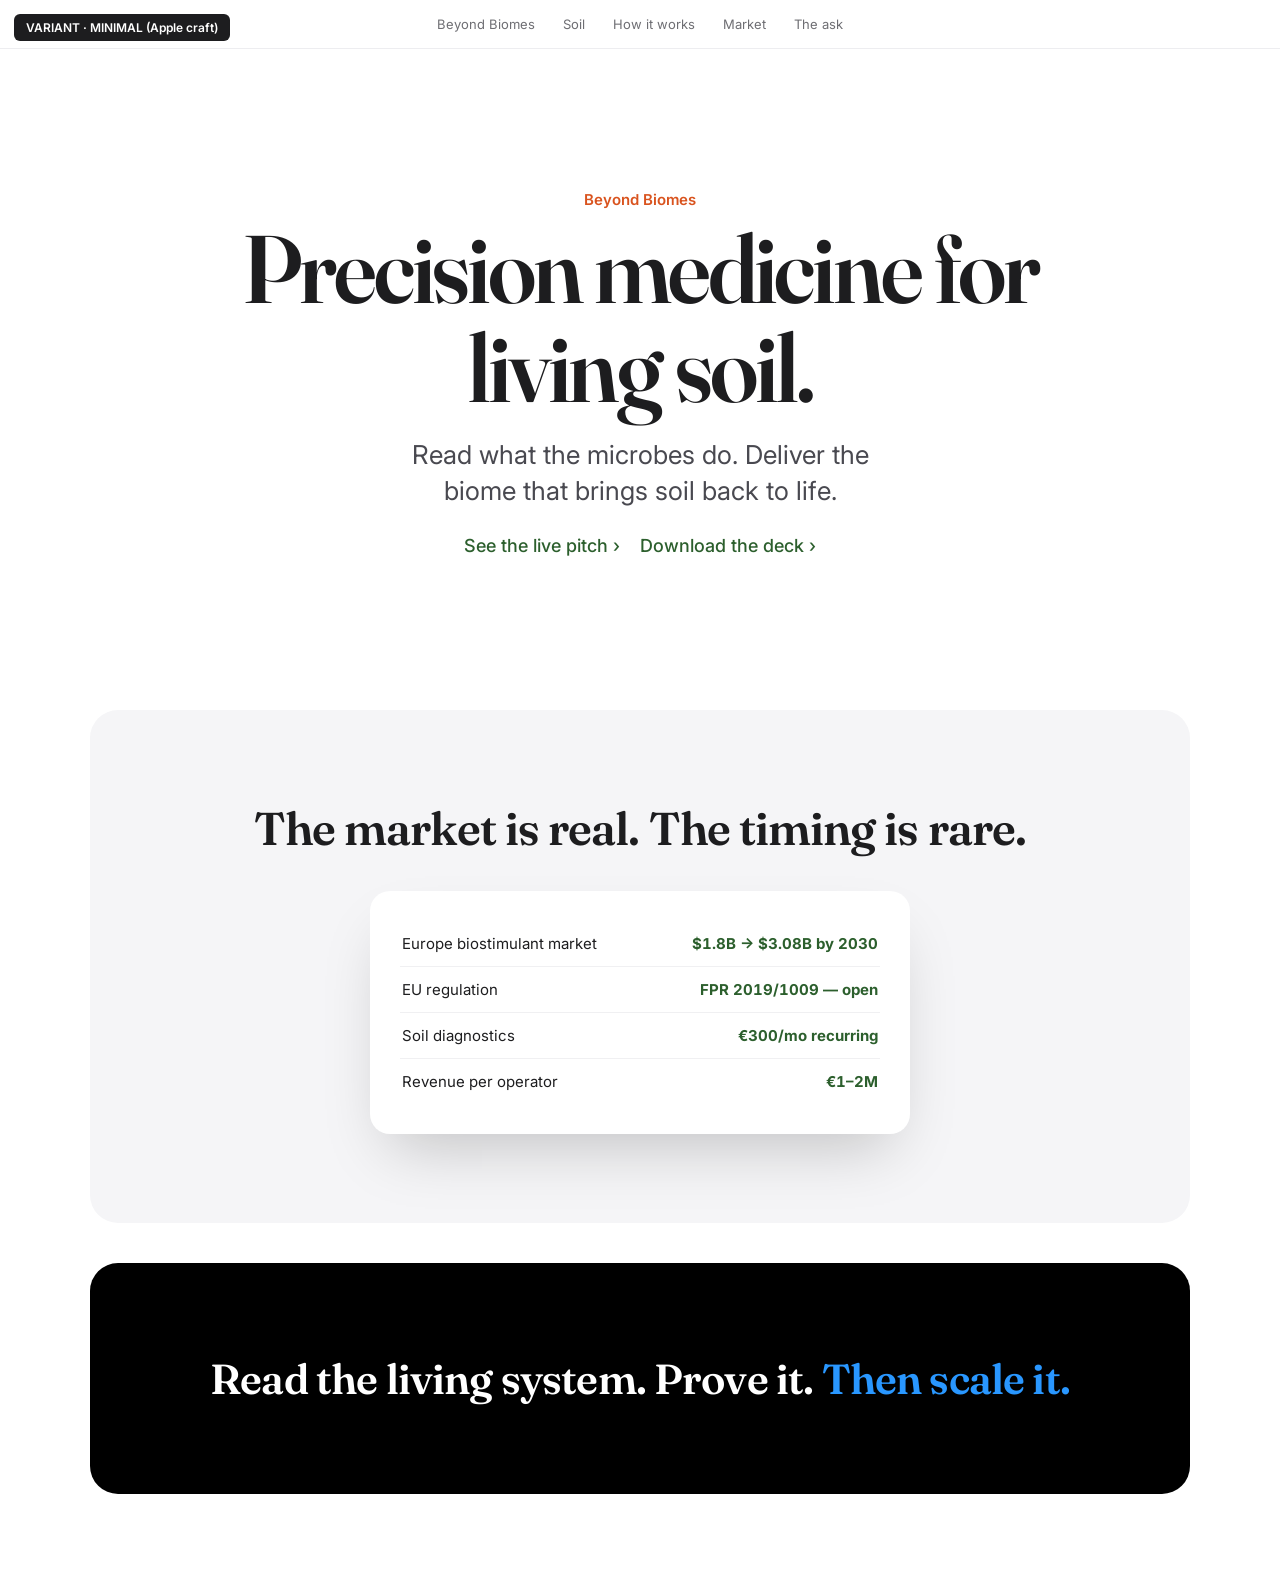
<file: mockups/variant-apple.html>
<!doctype html><html lang="en"><head><meta charset="utf-8"><meta name="viewport" content="width=device-width,initial-scale=1">
<title>BB — Variant: Minimal (Apple craft)</title>
<link rel="preconnect" href="https://fonts.googleapis.com"><link rel="preconnect" href="https://fonts.gstatic.com" crossorigin>
<link href="https://fonts.googleapis.com/css2?family=Fraunces:opsz,wght@9..144,400;9..144,600&family=Inter:wght@400;500;600&display=swap" rel="stylesheet">
<style>
:root{--forest:#2C5F2D;--orange:#D9531E;--ink:#1d1d1f;--parch:#f5f5f7;}
*{box-sizing:border-box;margin:0}body{font-family:Inter,system-ui,sans-serif;background:#fff;color:var(--ink);-webkit-font-smoothing:antialiased;text-align:center}
.tag{position:fixed;top:14px;left:14px;background:var(--ink);color:#fff;font-size:12px;font-weight:600;padding:6px 12px;border-radius:6px;z-index:9}
nav{font-size:13px;color:#6e6e73;padding:16px;display:flex;gap:28px;justify-content:center;border-bottom:1px solid #ededf0}
.hero{padding:clamp(60px,11vw,150px) 20px clamp(40px,7vw,90px)}
.eyebrow{font-size:15px;font-weight:600;color:var(--orange)}
h1{font-family:Fraunces,Georgia,serif;font-weight:600;font-size:clamp(44px,9vw,96px);line-height:1.03;letter-spacing:-.03em;margin:10px auto 20px;max-width:16ch}
.sub{font-size:clamp(19px,2.4vw,26px);line-height:1.4;color:#494950;max-width:30ch;margin:0 auto}
.links{display:flex;gap:20px;justify-content:center;margin-top:26px;font-size:18px}
.links a{color:var(--forest);text-decoration:none;font-weight:500}.links a:hover{text-decoration:underline}
/* edge-to-edge gallery tile, single signature product shadow, alternating canvas */
.tile{margin:clamp(30px,5vw,64px) auto 0;max-width:1100px;background:var(--parch);border-radius:28px;padding:clamp(40px,7vw,90px) 20px}
.tile h2{font-family:Fraunces,serif;font-weight:600;font-size:clamp(28px,4vw,46px);letter-spacing:-.02em;margin-bottom:14px}
.card{width:min(540px,86vw);margin:34px auto 0;background:#fff;border-radius:20px;padding:30px;box-shadow:0 30px 60px -20px rgba(0,0,0,.22);text-align:left}
.card .row{display:flex;justify-content:space-between;padding:13px 2px;border-bottom:1px solid #f0f0f2;font-size:15px}
.card .row:last-child{border:0}.card .row b{color:var(--forest);font-variant-numeric:tabular-nums}
.dark{background:#000;color:#fff;border-radius:28px;max-width:1100px;margin:clamp(20px,4vw,40px) auto 80px;padding:clamp(40px,7vw,90px) 20px}
.dark h2{font-family:Fraunces,serif;font-weight:600;font-size:clamp(26px,3.6vw,42px);letter-spacing:-.02em}
.dark span{color:#2997ff}
</style></head><body>
<div class="tag">VARIANT · MINIMAL (Apple craft)</div>
<nav><span>Beyond Biomes</span><span>Soil</span><span>How it works</span><span>Market</span><span>The ask</span></nav>
<section class="hero">
  <div class="eyebrow">Beyond Biomes</div>
  <h1>Precision medicine for living soil.</h1>
  <p class="sub">Read what the microbes do. Deliver the biome that brings soil back to life.</p>
  <div class="links"><a>See the live pitch ›</a><a>Download the deck ›</a></div>
</section>
<section class="tile">
  <h2>The market is real. The timing is rare.</h2>
  <div class="card">
    <div class="row"><span>Europe biostimulant market</span><b>$1.8B → $3.08B by 2030</b></div>
    <div class="row"><span>EU regulation</span><b>FPR 2019/1009 — open</b></div>
    <div class="row"><span>Soil diagnostics</span><b>€300/mo recurring</b></div>
    <div class="row"><span>Revenue per operator</span><b>€1–2M</b></div>
  </div>
</section>
<section class="dark"><h2>Read the living system. Prove it. <span>Then scale it.</span></h2></section>
</body></html>
</file>
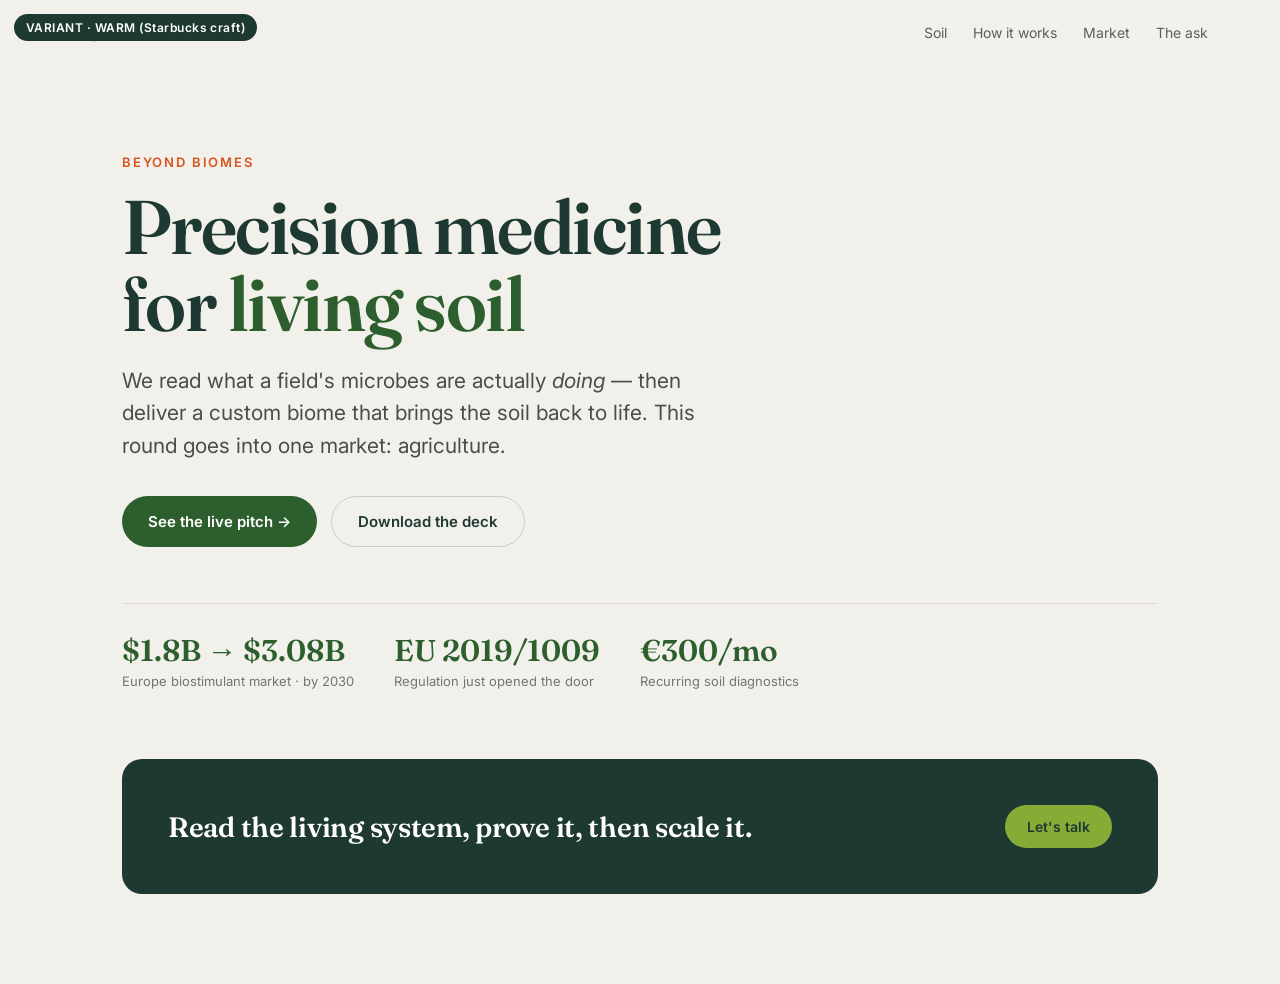
<file: mockups/variant-starbucks.html>
<!doctype html><html lang="en"><head><meta charset="utf-8"><meta name="viewport" content="width=device-width,initial-scale=1">
<title>BB — Variant: Warm (Starbucks craft)</title>
<link rel="preconnect" href="https://fonts.googleapis.com"><link rel="preconnect" href="https://fonts.gstatic.com" crossorigin>
<link href="https://fonts.googleapis.com/css2?family=Fraunces:opsz,wght@9..144,400;9..144,600&family=Inter:wght@400;500;600&display=swap" rel="stylesheet">
<style>
:root{--forest:#2C5F2D;--deep:#1E3932;--orange:#D9531E;--lime:#86AC36;--cream:#f2f0eb;--ceramic:#edebe9;--ink:#3A3A36;}
*{box-sizing:border-box;margin:0}body{font-family:Inter,system-ui,sans-serif;background:var(--cream);color:var(--ink);-webkit-font-smoothing:antialiased}
.tag{position:fixed;top:14px;left:14px;background:var(--deep);color:#fff;font-size:12px;font-weight:600;padding:6px 12px;border-radius:999px;letter-spacing:.04em;z-index:9}
nav{display:flex;align-items:center;justify-content:space-between;padding:22px clamp(20px,6vw,72px)}
nav .brand{font-weight:600;letter-spacing:-.16px;color:var(--forest)}
nav .links{display:flex;gap:26px;font-size:14px;color:#5b5f5a}
.wrap{max-width:1180px;margin:0 auto;padding:clamp(40px,7vw,96px) clamp(20px,6vw,72px)}
.eyebrow{font-size:13px;font-weight:600;letter-spacing:.14em;color:var(--orange);text-transform:uppercase}
h1{font-family:Fraunces,Georgia,serif;font-weight:600;font-size:clamp(40px,7vw,76px);line-height:1.02;letter-spacing:-.02em;color:var(--deep);margin:18px 0 22px;max-width:14ch}
h1 em{font-style:normal;color:var(--forest)}
.sub{font-size:clamp(17px,2vw,21px);line-height:1.55;color:#4a4e49;max-width:46ch}
.cta{display:flex;gap:14px;margin-top:34px;flex-wrap:wrap}
.btn{border:0;cursor:pointer;font:inherit;font-weight:600;font-size:15px;padding:15px 26px;border-radius:999px}
.btn.p{background:var(--forest);color:#fff}.btn.p:hover{background:#244e25}
.btn.s{background:transparent;color:var(--deep);border:1.5px solid #cdcbc4}
.stats{display:flex;gap:40px;margin-top:56px;flex-wrap:wrap;padding-top:28px;border-top:1px solid #ddd9d1}
.stat .n{font-family:Fraunces,serif;font-weight:600;font-size:30px;color:var(--forest)}
.stat .l{font-size:13px;color:#73776f;margin-top:4px}
.band{margin-top:70px;background:var(--deep);color:#fff;border-radius:20px;padding:clamp(28px,4vw,46px);display:flex;align-items:center;justify-content:space-between;gap:24px;flex-wrap:wrap}
.band b{font-family:Fraunces,serif;font-weight:600;font-size:clamp(20px,2.4vw,28px);letter-spacing:-.01em}
.band .frap{background:var(--lime);color:var(--deep);font-weight:600;padding:13px 22px;border-radius:999px;font-size:14px}
</style></head><body>
<div class="tag">VARIANT · WARM (Starbucks craft)</div>
<nav><div class="brand">Beyond&nbsp;Biomes</div><div class="links"><span>Soil</span><span>How it works</span><span>Market</span><span>The ask</span></div></nav>
<div class="wrap">
  <div class="eyebrow">Beyond Biomes</div>
  <h1>Precision medicine for <em>living soil</em></h1>
  <p class="sub">We read what a field's microbes are actually <em>doing</em> — then deliver a custom biome that brings the soil back to life. This round goes into one market: agriculture.</p>
  <div class="cta"><button class="btn p">See the live pitch →</button><button class="btn s">Download the deck</button></div>
  <div class="stats">
    <div class="stat"><div class="n">$1.8B → $3.08B</div><div class="l">Europe biostimulant market · by 2030</div></div>
    <div class="stat"><div class="n">EU 2019/1009</div><div class="l">Regulation just opened the door</div></div>
    <div class="stat"><div class="n">€300/mo</div><div class="l">Recurring soil diagnostics</div></div>
  </div>
  <div class="band"><b>Read the living system, prove it, then scale it.</b><span class="frap">Let's talk</span></div>
</div>
</body></html>
</file>
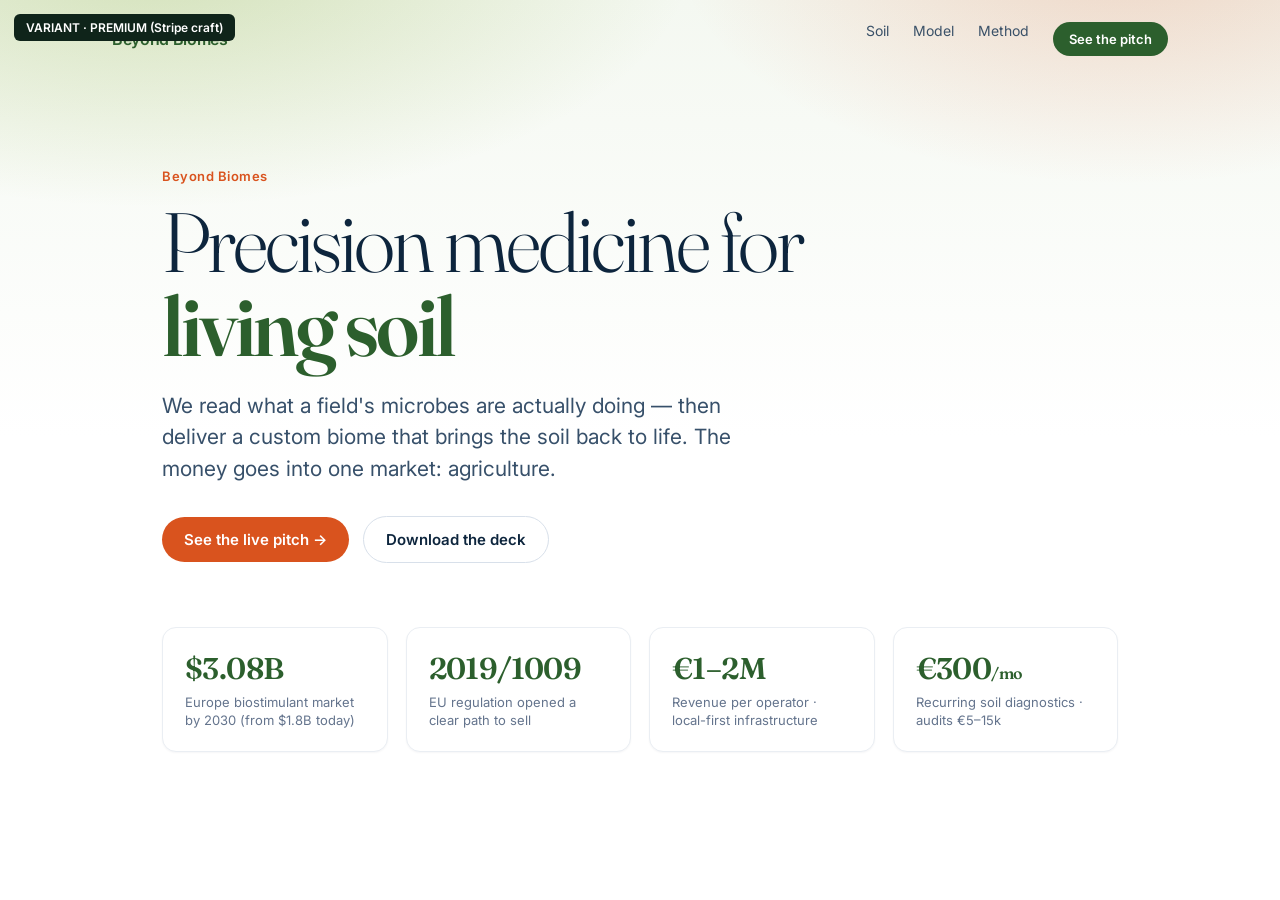
<file: mockups/variant-stripe.html>
<!doctype html><html lang="en"><head><meta charset="utf-8"><meta name="viewport" content="width=device-width,initial-scale=1">
<title>BB — Variant: Premium (Stripe craft)</title>
<link rel="preconnect" href="https://fonts.googleapis.com"><link rel="preconnect" href="https://fonts.gstatic.com" crossorigin>
<link href="https://fonts.googleapis.com/css2?family=Fraunces:opsz,wght@9..144,300;9..144,400;9..144,600&family=Inter:wght@400;500;600&display=swap" rel="stylesheet">
<style>
:root{--forest:#2C5F2D;--deep:#0f241a;--orange:#D9531E;--lime:#86AC36;--ink:#0d253d;--mute:#64748d;}
*{box-sizing:border-box;margin:0}body{font-family:Inter,system-ui,sans-serif;background:#fff;color:var(--ink);-webkit-font-smoothing:antialiased}
.tag{position:fixed;top:14px;left:14px;background:var(--deep);color:#fff;font-size:12px;font-weight:600;padding:6px 12px;border-radius:6px;z-index:9}
/* atmospheric gradient mesh in the upper third — Stripe signature, on BB palette */
.mesh{position:absolute;inset:0 0 auto 0;height:560px;z-index:-1;background:
  radial-gradient(900px 420px at 12% -8%, rgba(134,172,54,.30), transparent 60%),
  radial-gradient(760px 420px at 88% -12%, rgba(217,83,30,.22), transparent 60%),
  linear-gradient(180deg,#f4f8f1,#fff 78%);}
nav{display:flex;align-items:center;justify-content:space-between;padding:22px clamp(20px,6vw,72px);max-width:1200px;margin:0 auto}
nav .brand{font-weight:600;color:var(--forest);letter-spacing:-.02em}
nav .links{display:flex;gap:24px;font-size:14px;color:#3a5168}
.pill{background:var(--forest);color:#fff;padding:9px 16px;border-radius:999px;font-size:13px;font-weight:600}
.wrap{max-width:1100px;margin:0 auto;padding:clamp(44px,7vw,110px) clamp(20px,6vw,72px)}
.eyebrow{font-size:13px;font-weight:600;letter-spacing:.04em;color:var(--orange)}
h1{font-family:Fraunces,Georgia,serif;font-weight:300;font-size:clamp(44px,7.5vw,84px);line-height:1.0;letter-spacing:-.035em;margin:16px 0 22px;max-width:15ch}
h1 b{font-weight:600;color:var(--forest)}
.sub{font-size:clamp(17px,2vw,21px);line-height:1.5;color:#37506a;max-width:44ch}
.cta{display:flex;gap:14px;margin-top:32px;flex-wrap:wrap;align-items:center}
.btn{cursor:pointer;font:inherit;font-weight:600;font-size:15px;padding:13px 22px;border-radius:999px;border:0}
.btn.p{background:var(--orange);color:#fff}.btn.s{background:#fff;border:1px solid #d8e0ea;color:var(--ink)}
.cards{display:grid;grid-template-columns:repeat(auto-fit,minmax(210px,1fr));gap:18px;margin-top:64px}
.card{background:#fff;border:1px solid #eaeef3;border-radius:14px;padding:22px;box-shadow:0 1px 2px rgba(13,37,61,.04)}
.card .n{font-variant-numeric:tabular-nums;font-family:Fraunces,serif;font-weight:600;font-size:30px;color:var(--forest);letter-spacing:-.02em}
.card .l{font-size:13px;color:var(--mute);margin-top:6px;line-height:1.4}
</style></head><body>
<div class="mesh"></div>
<div class="tag">VARIANT · PREMIUM (Stripe craft)</div>
<nav><div class="brand">Beyond Biomes</div><div class="links"><span>Soil</span><span>Model</span><span>Method</span><span class="pill">See the pitch</span></div></nav>
<div class="wrap">
  <div class="eyebrow">Beyond Biomes</div>
  <h1>Precision medicine for <b>living soil</b></h1>
  <p class="sub">We read what a field's microbes are actually doing — then deliver a custom biome that brings the soil back to life. The money goes into one market: agriculture.</p>
  <div class="cta"><button class="btn p">See the live pitch →</button><button class="btn s">Download the deck</button></div>
  <div class="cards">
    <div class="card"><div class="n">$3.08B</div><div class="l">Europe biostimulant market by 2030 (from $1.8B today)</div></div>
    <div class="card"><div class="n">2019/1009</div><div class="l">EU regulation opened a clear path to sell</div></div>
    <div class="card"><div class="n">€1–2M</div><div class="l">Revenue per operator · local-first infrastructure</div></div>
    <div class="card"><div class="n">€300<span style="font-size:16px">/mo</span></div><div class="l">Recurring soil diagnostics · audits €5–15k</div></div>
  </div>
</div>
</body></html>
</file>
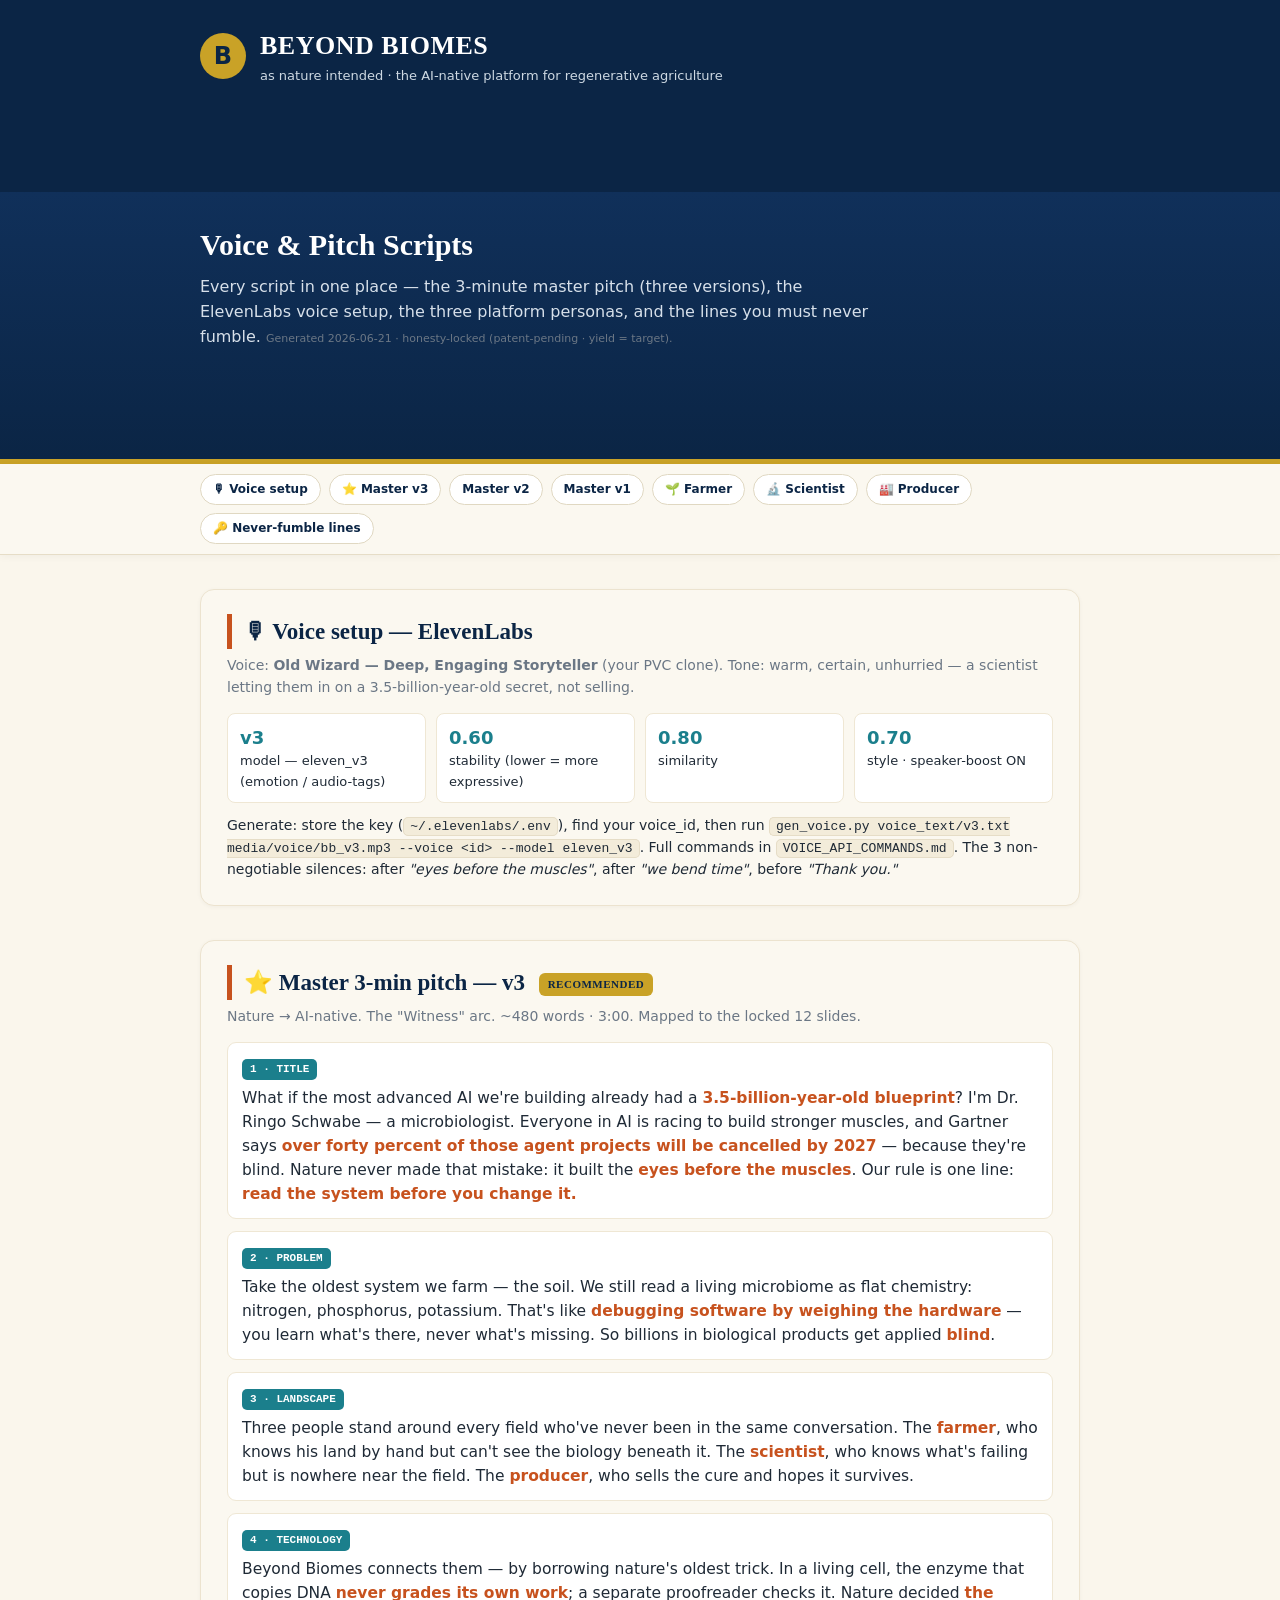
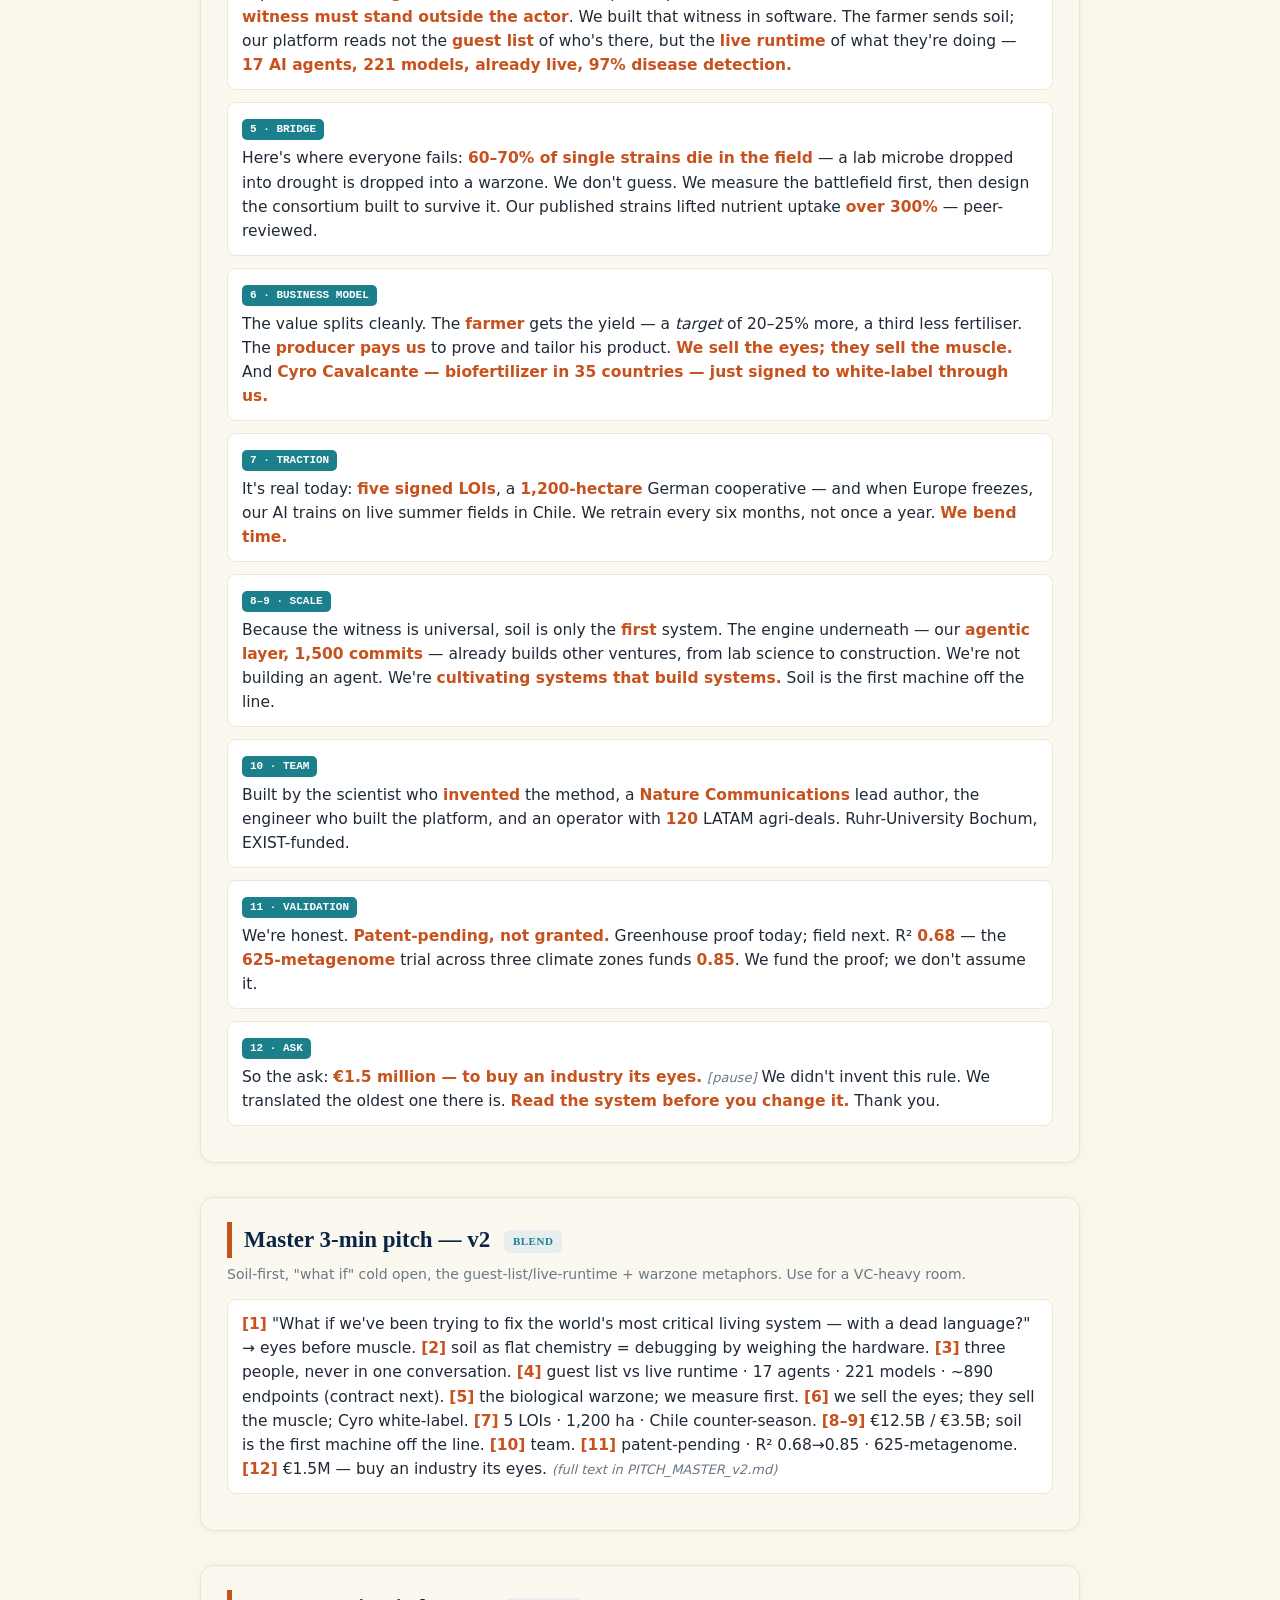
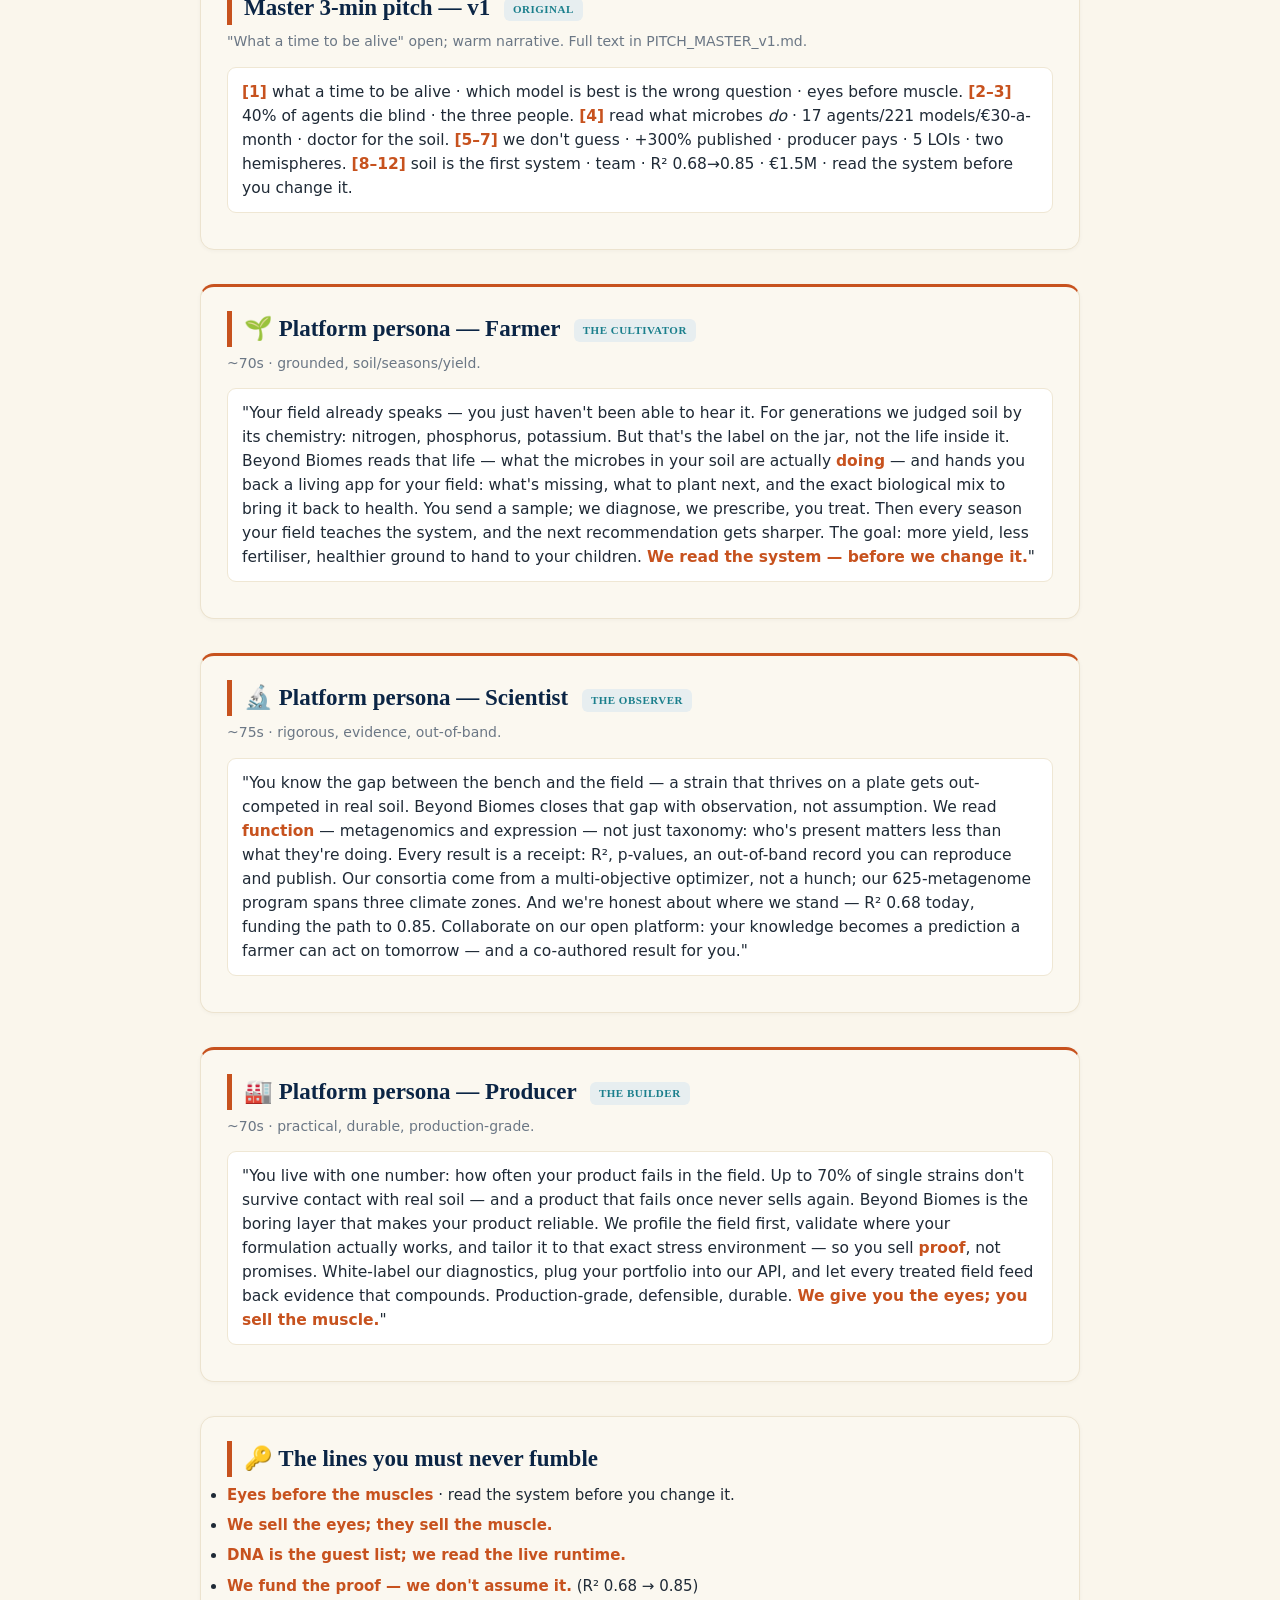
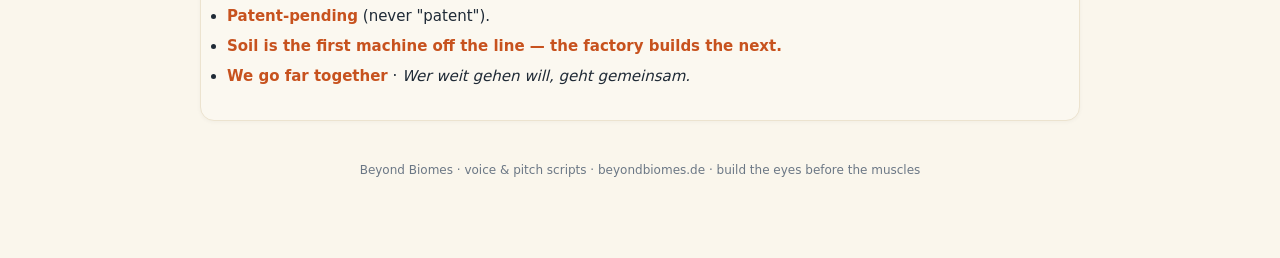
<file: pitch-content/handout/voice_scripts.html>
<!doctype html><html lang="en"><head><meta charset="utf-8"><meta name="viewport" content="width=device-width,initial-scale=1">
<title>Beyond Biomes — Voice & Pitch Scripts</title>
<style>
:root{--navy:#0B2545;--orange:#C7521E;--gold:#C9A227;--teal:#1B7F8C;--cream:#FAF6EC;--paper:#FBF8F0;--ink:#1f2a36;--grey:#6b7785}
*{margin:0;padding:0;box-sizing:border-box}
body{font-family:"Segoe UI",system-ui,Arial,sans-serif;background:var(--cream);color:var(--ink);line-height:1.55}
.wrap{max-width:920px;margin:0 auto;padding:0 20px 80px}
header.top{background:var(--navy);color:#fff;padding:26px 0;margin-bottom:0}
header.top .wrap{display:flex;align-items:center;gap:14px}
.mark{width:46px;height:46px;border-radius:50%;background:var(--gold);color:var(--navy);font-weight:800;font-size:24px;display:flex;align-items:center;justify-content:center;flex:0 0 auto}
.brandblock h1{font-family:Georgia,serif;font-size:26px;letter-spacing:.5px}
.brandblock .tag{color:#cdd8e2;font-size:13px}
.hero{background:linear-gradient(180deg,#10305a,var(--navy));color:#fff;padding:30px 0;border-bottom:5px solid var(--gold)}
.hero h2{font-family:Georgia,serif;font-size:30px;margin-bottom:6px}
.hero p{color:#d7e0ea;max-width:680px}
nav.jump{position:sticky;top:0;z-index:5;background:var(--paper);border-bottom:1px solid #e6ddc7;box-shadow:0 2px 8px rgba(0,0,0,.04)}
nav.jump .wrap{display:flex;gap:8px;flex-wrap:wrap;padding:10px 20px}
nav.jump a{font-size:12px;font-weight:700;text-decoration:none;color:var(--navy);background:#fff;border:1px solid #e0d8c2;border-radius:20px;padding:5px 12px}
nav.jump a:hover{background:var(--gold);color:var(--navy);border-color:var(--gold)}
section{margin-top:34px;background:var(--paper);border:1px solid #ece3cf;border-radius:14px;padding:24px 26px;box-shadow:0 1px 4px rgba(0,0,0,.04)}
section h3{font-family:Georgia,serif;color:var(--navy);font-size:23px;border-left:5px solid var(--orange);padding-left:12px;margin-bottom:6px}
section .lead{color:var(--grey);font-size:14px;margin-bottom:14px}
.badge{display:inline-block;font-size:11px;font-weight:800;text-transform:uppercase;letter-spacing:.5px;border-radius:6px;padding:3px 9px;margin-left:8px;vertical-align:middle}
.rec{background:var(--gold);color:var(--navy)}.alt{background:#e7eef0;color:var(--teal)}
.slide{margin:12px 0;padding:12px 14px;background:#fff;border-radius:9px;border:1px solid #efe7d4}
.slide .s{display:inline-block;font-family:"Courier New",monospace;font-size:11px;font-weight:700;color:#fff;background:var(--teal);border-radius:5px;padding:2px 8px;margin-bottom:6px}
.slide p{font-size:15.5px}
.slide strong{color:var(--orange)}
.cue{color:var(--grey);font-style:italic;font-size:13px}
.set{display:grid;grid-template-columns:repeat(auto-fit,minmax(150px,1fr));gap:10px;margin:12px 0}
.set div{background:#fff;border:1px solid #efe7d4;border-radius:8px;padding:10px 12px;font-size:13px}
.set b{display:block;color:var(--teal);font-size:18px}
.lines li{margin:7px 0;font-size:15px}
.lines li b{color:var(--orange)}
code{background:#f3ecda;border:1px solid #e6ddc7;border-radius:5px;padding:1px 6px;font-size:13px}
.persona{border-top:3px solid var(--orange)}
.foot{text-align:center;color:var(--grey);font-size:12px;margin-top:40px}
.pill{font-size:11px;color:var(--grey)}
</style></head><body>

<header class="top"><div class="wrap">
  <div class="mark">B</div>
  <div class="brandblock"><h1>BEYOND BIOMES</h1><div class="tag">as nature intended · the AI-native platform for regenerative agriculture</div></div>
</div></header>

<div class="hero"><div class="wrap">
  <h2>Voice &amp; Pitch Scripts</h2>
  <p>Every script in one place — the 3-minute master pitch (three versions), the ElevenLabs voice setup, the three platform personas, and the lines you must never fumble. <span class="pill">Generated 2026-06-21 · honesty-locked (patent-pending · yield = target).</span></p>
</div></div>

<nav class="jump"><div class="wrap">
  <a href="#voice">🎙 Voice setup</a>
  <a href="#v3">⭐ Master v3</a>
  <a href="#v2">Master v2</a>
  <a href="#v1">Master v1</a>
  <a href="#farmer">🌱 Farmer</a>
  <a href="#scientist">🔬 Scientist</a>
  <a href="#producer">🏭 Producer</a>
  <a href="#lines">🔑 Never-fumble lines</a>
</div></nav>

<div class="wrap">

<section id="voice">
  <h3>🎙 Voice setup — ElevenLabs</h3>
  <div class="lead">Voice: <b>Old Wizard — Deep, Engaging Storyteller</b> (your PVC clone). Tone: warm, certain, unhurried — a scientist letting them in on a 3.5-billion-year-old secret, not selling.</div>
  <div class="set">
    <div><b>v3</b> model — eleven_v3 (emotion / audio-tags)</div>
    <div><b>0.60</b> stability (lower = more expressive)</div>
    <div><b>0.80</b> similarity</div>
    <div><b>0.70</b> style · speaker-boost ON</div>
  </div>
  <p style="font-size:14px">Generate: store the key (<code>~/.elevenlabs/.env</code>), find your voice_id, then run <code>gen_voice.py voice_text/v3.txt media/voice/bb_v3.mp3 --voice &lt;id&gt; --model eleven_v3</code>. Full commands in <code>VOICE_API_COMMANDS.md</code>. The 3 non-negotiable silences: after <i>"eyes before the muscles"</i>, after <i>"we bend time"</i>, before <i>"Thank you."</i></p>
</section>

<section id="v3">
  <h3>⭐ Master 3-min pitch — v3 <span class="badge rec">recommended</span></h3>
  <div class="lead">Nature → AI-native. The "Witness" arc. ~480 words · 3:00. Mapped to the locked 12 slides.</div>
  <div class="slide"><span class="s">1 · TITLE</span><p>What if the most advanced AI we're building already had a <strong>3.5-billion-year-old blueprint</strong>? I'm Dr. Ringo Schwabe — a microbiologist. Everyone in AI is racing to build stronger muscles, and Gartner says <strong>over forty percent of those agent projects will be cancelled by 2027</strong> — because they're blind. Nature never made that mistake: it built the <strong>eyes before the muscles</strong>. Our rule is one line: <strong>read the system before you change it.</strong></p></div>
  <div class="slide"><span class="s">2 · PROBLEM</span><p>Take the oldest system we farm — the soil. We still read a living microbiome as flat chemistry: nitrogen, phosphorus, potassium. That's like <strong>debugging software by weighing the hardware</strong> — you learn what's there, never what's missing. So billions in biological products get applied <strong>blind</strong>.</p></div>
  <div class="slide"><span class="s">3 · LANDSCAPE</span><p>Three people stand around every field who've never been in the same conversation. The <strong>farmer</strong>, who knows his land by hand but can't see the biology beneath it. The <strong>scientist</strong>, who knows what's failing but is nowhere near the field. The <strong>producer</strong>, who sells the cure and hopes it survives.</p></div>
  <div class="slide"><span class="s">4 · TECHNOLOGY</span><p>Beyond Biomes connects them — by borrowing nature's oldest trick. In a living cell, the enzyme that copies DNA <strong>never grades its own work</strong>; a separate proofreader checks it. Nature decided <strong>the witness must stand outside the actor</strong>. We built that witness in software. The farmer sends soil; our platform reads not the <strong>guest list</strong> of who's there, but the <strong>live runtime</strong> of what they're doing — <strong>17 AI agents, 221 models, already live, 97% disease detection.</strong></p></div>
  <div class="slide"><span class="s">5 · BRIDGE</span><p>Here's where everyone fails: <strong>60–70% of single strains die in the field</strong> — a lab microbe dropped into drought is dropped into a warzone. We don't guess. We measure the battlefield first, then design the consortium built to survive it. Our published strains lifted nutrient uptake <strong>over 300%</strong> — peer-reviewed.</p></div>
  <div class="slide"><span class="s">6 · BUSINESS MODEL</span><p>The value splits cleanly. The <strong>farmer</strong> gets the yield — a <em>target</em> of 20–25% more, a third less fertiliser. The <strong>producer pays us</strong> to prove and tailor his product. <strong>We sell the eyes; they sell the muscle.</strong> And <strong>Cyro Cavalcante — biofertilizer in 35 countries — just signed to white-label through us.</strong></p></div>
  <div class="slide"><span class="s">7 · TRACTION</span><p>It's real today: <strong>five signed LOIs</strong>, a <strong>1,200-hectare</strong> German cooperative — and when Europe freezes, our AI trains on live summer fields in Chile. We retrain every six months, not once a year. <strong>We bend time.</strong></p></div>
  <div class="slide"><span class="s">8–9 · SCALE</span><p>Because the witness is universal, soil is only the <strong>first</strong> system. The engine underneath — our <strong>agentic layer, 1,500 commits</strong> — already builds other ventures, from lab science to construction. We're not building an agent. We're <strong>cultivating systems that build systems.</strong> Soil is the first machine off the line.</p></div>
  <div class="slide"><span class="s">10 · TEAM</span><p>Built by the scientist who <strong>invented</strong> the method, a <strong>Nature Communications</strong> lead author, the engineer who built the platform, and an operator with <strong>120</strong> LATAM agri-deals. Ruhr-University Bochum, EXIST-funded.</p></div>
  <div class="slide"><span class="s">11 · VALIDATION</span><p>We're honest. <strong>Patent-pending, not granted.</strong> Greenhouse proof today; field next. R² <strong>0.68</strong> — the <strong>625-metagenome</strong> trial across three climate zones funds <strong>0.85</strong>. We fund the proof; we don't assume it.</p></div>
  <div class="slide"><span class="s">12 · ASK</span><p>So the ask: <strong>€1.5 million — to buy an industry its eyes.</strong> <span class="cue">[pause]</span> We didn't invent this rule. We translated the oldest one there is. <strong>Read the system before you change it.</strong> Thank you.</p></div>
</section>

<section id="v2">
  <h3>Master 3-min pitch — v2 <span class="badge alt">blend</span></h3>
  <div class="lead">Soil-first, "what if" cold open, the guest-list/live-runtime + warzone metaphors. Use for a VC-heavy room.</div>
  <div class="slide"><p><strong>[1]</strong> "What if we've been trying to fix the world's most critical living system — with a dead language?" → eyes before muscle. <strong>[2]</strong> soil as flat chemistry = debugging by weighing the hardware. <strong>[3]</strong> three people, never in one conversation. <strong>[4]</strong> guest list vs live runtime · 17 agents · 221 models · ~890 endpoints (contract next). <strong>[5]</strong> the biological warzone; we measure first. <strong>[6]</strong> we sell the eyes; they sell the muscle; Cyro white-label. <strong>[7]</strong> 5 LOIs · 1,200 ha · Chile counter-season. <strong>[8–9]</strong> €12.5B / €3.5B; soil is the first machine off the line. <strong>[10]</strong> team. <strong>[11]</strong> patent-pending · R² 0.68→0.85 · 625-metagenome. <strong>[12]</strong> €1.5M — buy an industry its eyes. <span class="cue">(full text in PITCH_MASTER_v2.md)</span></p></div>
</section>

<section id="v1">
  <h3>Master 3-min pitch — v1 <span class="badge alt">original</span></h3>
  <div class="lead">"What a time to be alive" open; warm narrative. Full text in PITCH_MASTER_v1.md.</div>
  <div class="slide"><p><strong>[1]</strong> what a time to be alive · which model is best is the wrong question · eyes before muscle. <strong>[2–3]</strong> 40% of agents die blind · the three people. <strong>[4]</strong> read what microbes <em>do</em> · 17 agents/221 models/€30-a-month · doctor for the soil. <strong>[5–7]</strong> we don't guess · +300% published · producer pays · 5 LOIs · two hemispheres. <strong>[8–12]</strong> soil is the first system · team · R² 0.68→0.85 · €1.5M · read the system before you change it.</p></div>
</section>

<section id="farmer" class="persona">
  <h3>🌱 Platform persona — Farmer <span class="badge alt">the Cultivator</span></h3>
  <div class="lead">~70s · grounded, soil/seasons/yield.</div>
  <div class="slide"><p>"Your field already speaks — you just haven't been able to hear it. For generations we judged soil by its chemistry: nitrogen, phosphorus, potassium. But that's the label on the jar, not the life inside it. Beyond Biomes reads that life — what the microbes in your soil are actually <strong>doing</strong> — and hands you back a living app for your field: what's missing, what to plant next, and the exact biological mix to bring it back to health. You send a sample; we diagnose, we prescribe, you treat. Then every season your field teaches the system, and the next recommendation gets sharper. The goal: more yield, less fertiliser, healthier ground to hand to your children. <strong>We read the system — before we change it.</strong>"</p></div>
</section>

<section id="scientist" class="persona">
  <h3>🔬 Platform persona — Scientist <span class="badge alt">the Observer</span></h3>
  <div class="lead">~75s · rigorous, evidence, out-of-band.</div>
  <div class="slide"><p>"You know the gap between the bench and the field — a strain that thrives on a plate gets out-competed in real soil. Beyond Biomes closes that gap with observation, not assumption. We read <strong>function</strong> — metagenomics and expression — not just taxonomy: who's present matters less than what they're doing. Every result is a receipt: R², p-values, an out-of-band record you can reproduce and publish. Our consortia come from a multi-objective optimizer, not a hunch; our 625-metagenome program spans three climate zones. And we're honest about where we stand — R² 0.68 today, funding the path to 0.85. Collaborate on our open platform: your knowledge becomes a prediction a farmer can act on tomorrow — and a co-authored result for you."</p></div>
</section>

<section id="producer" class="persona">
  <h3>🏭 Platform persona — Producer <span class="badge alt">the Builder</span></h3>
  <div class="lead">~70s · practical, durable, production-grade.</div>
  <div class="slide"><p>"You live with one number: how often your product fails in the field. Up to 70% of single strains don't survive contact with real soil — and a product that fails once never sells again. Beyond Biomes is the boring layer that makes your product reliable. We profile the field first, validate where your formulation actually works, and tailor it to that exact stress environment — so you sell <strong>proof</strong>, not promises. White-label our diagnostics, plug your portfolio into our API, and let every treated field feed back evidence that compounds. Production-grade, defensible, durable. <strong>We give you the eyes; you sell the muscle.</strong>"</p></div>
</section>

<section id="lines">
  <h3>🔑 The lines you must never fumble</h3>
  <ul class="lines">
    <li><b>Eyes before the muscles</b> · read the system before you change it.</li>
    <li><b>We sell the eyes; they sell the muscle.</b></li>
    <li><b>DNA is the guest list; we read the live runtime.</b></li>
    <li><b>We fund the proof — we don't assume it.</b> (R² 0.68 → 0.85)</li>
    <li><b>Patent-pending</b> (never "patent").</li>
    <li><b>Soil is the first machine off the line — the factory builds the next.</b></li>
    <li><b>We go far together</b> · <i>Wer weit gehen will, geht gemeinsam.</i></li>
  </ul>
</section>

<div class="foot">Beyond Biomes · voice &amp; pitch scripts · beyondbiomes.de · build the eyes before the muscles</div>
</div>
</body></html>
</file>
